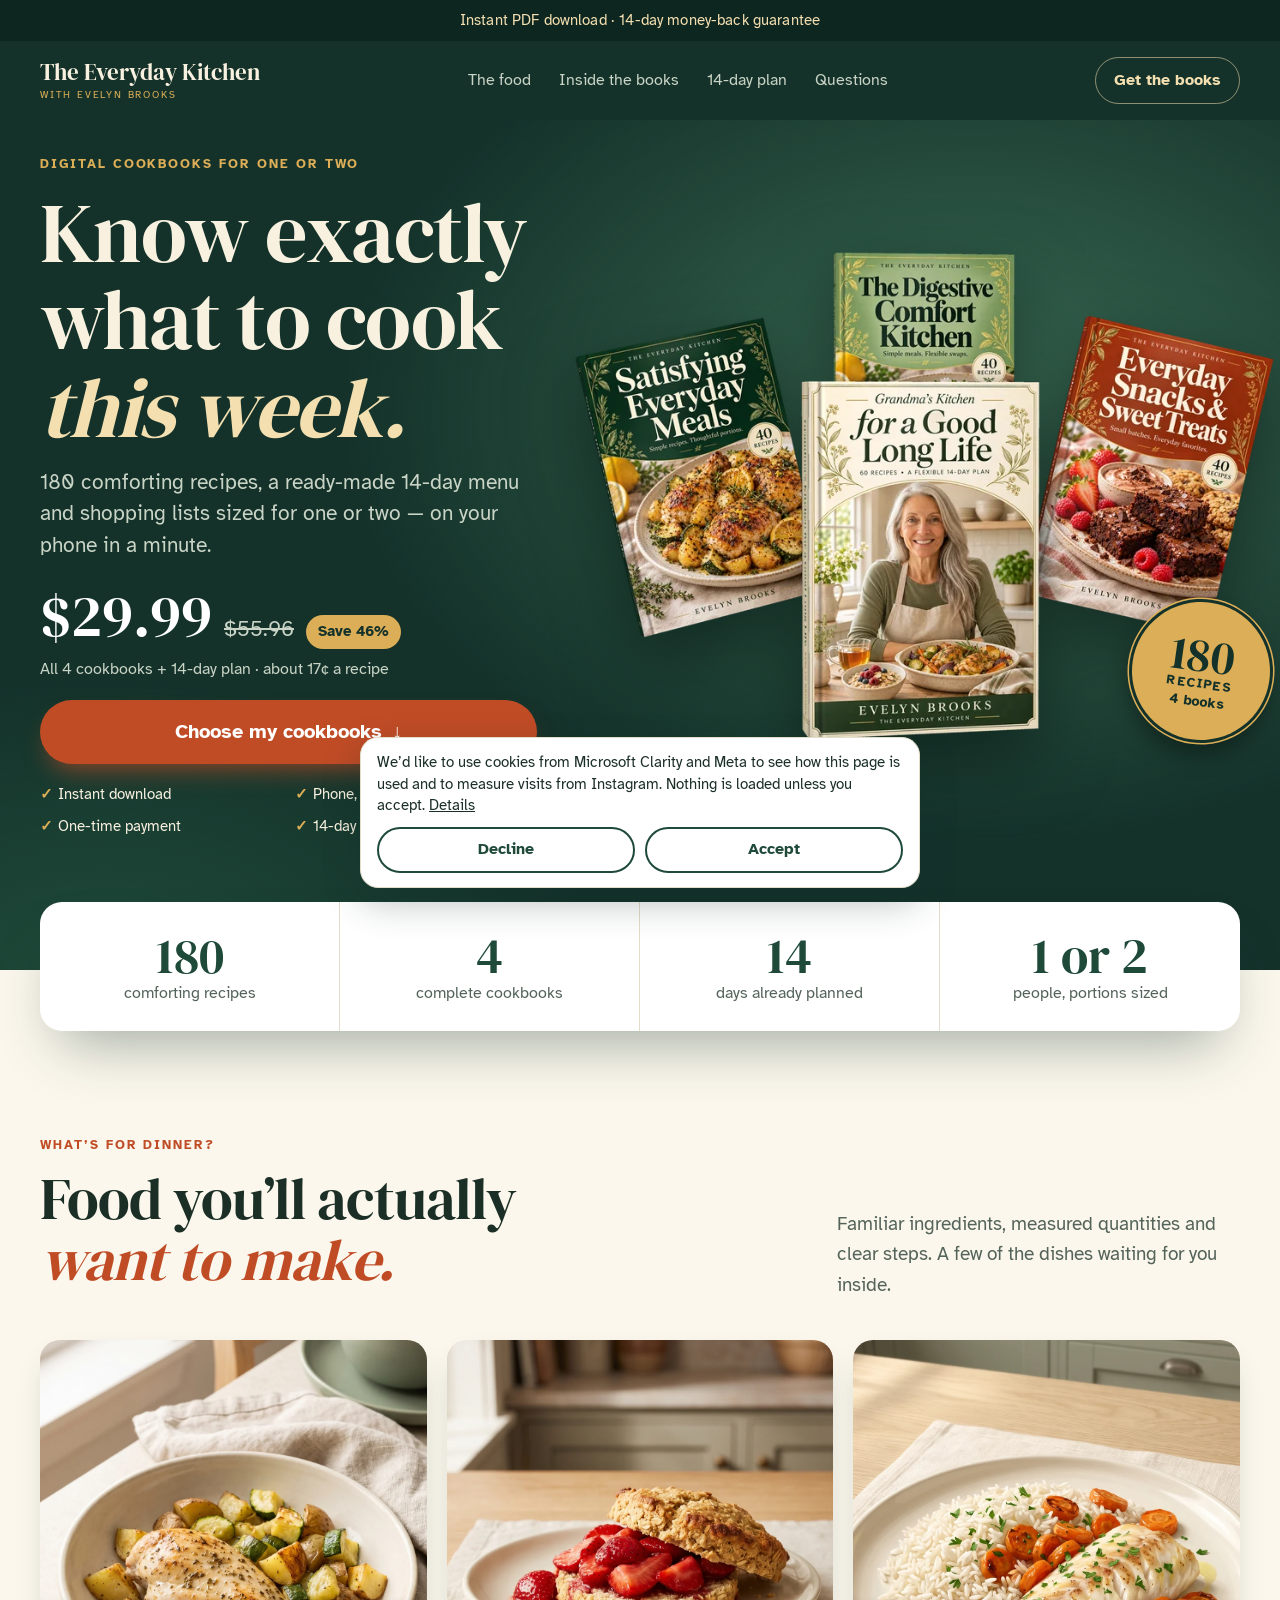
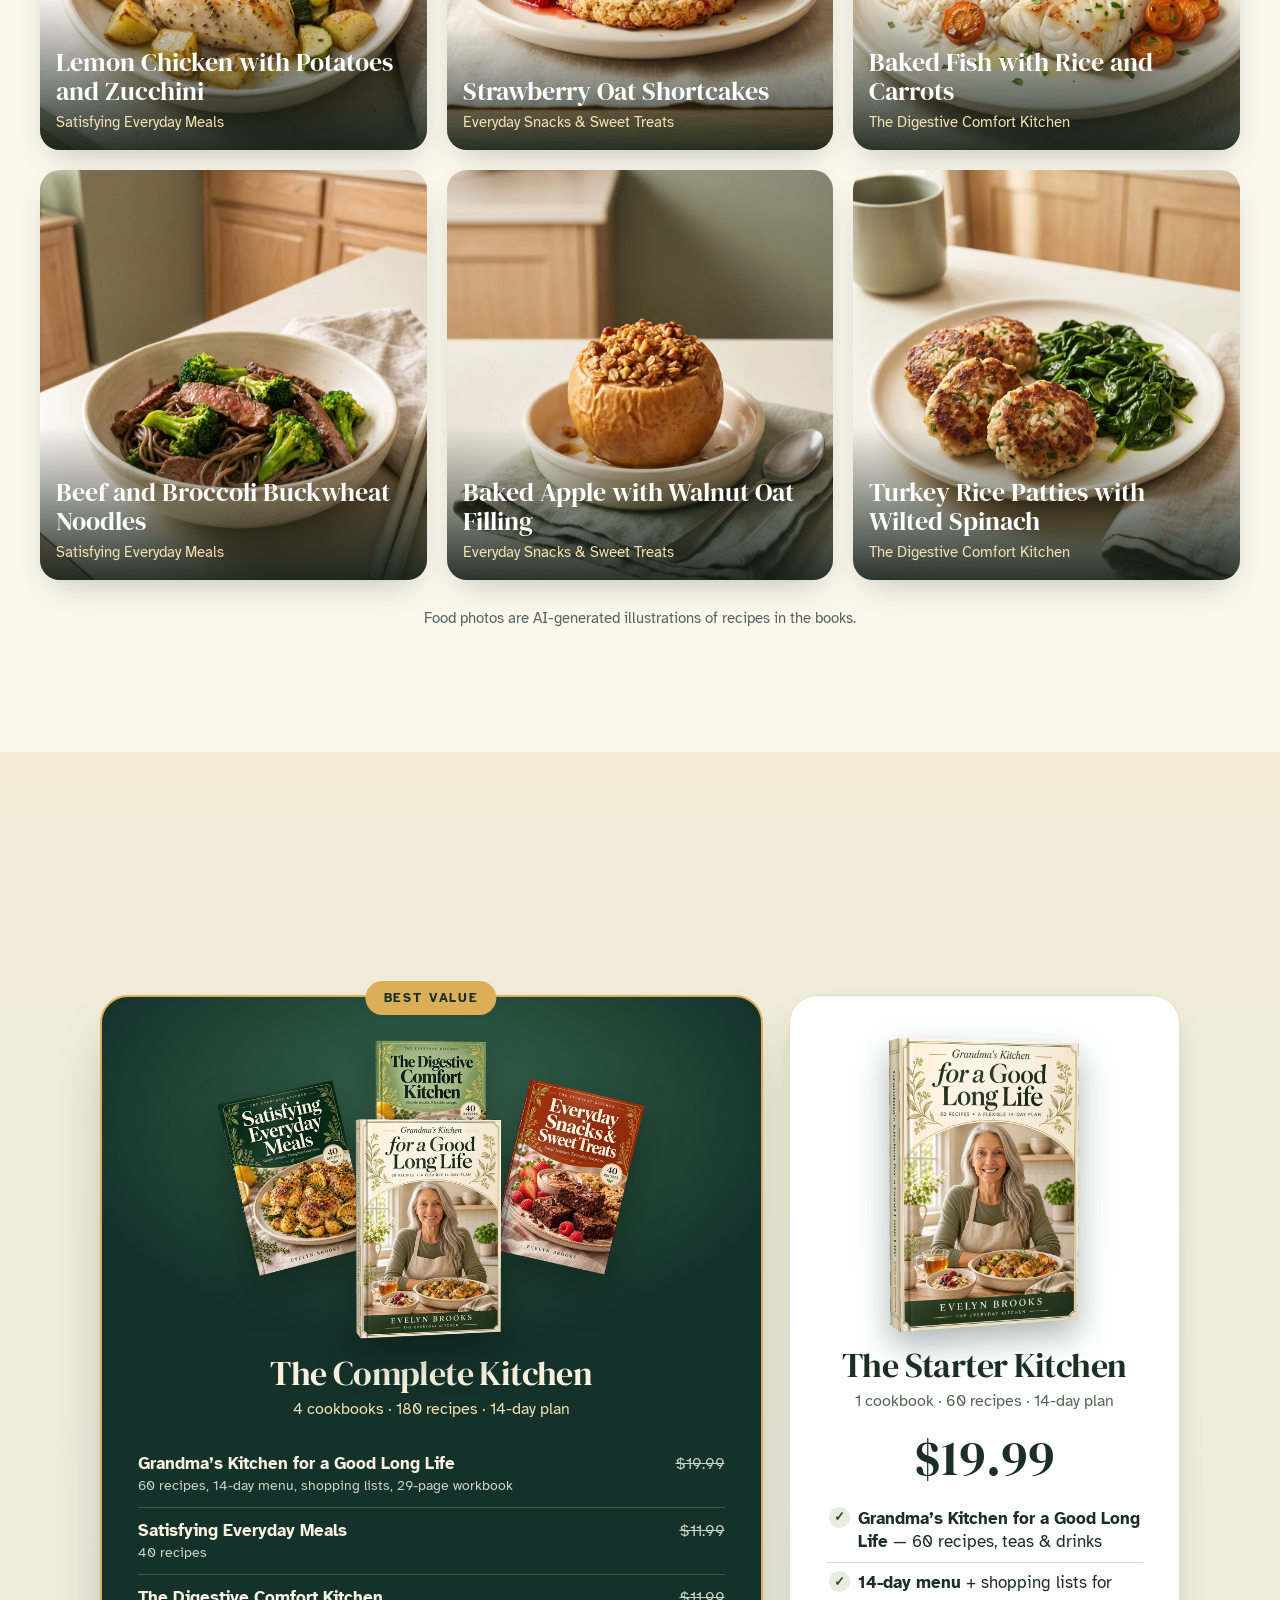
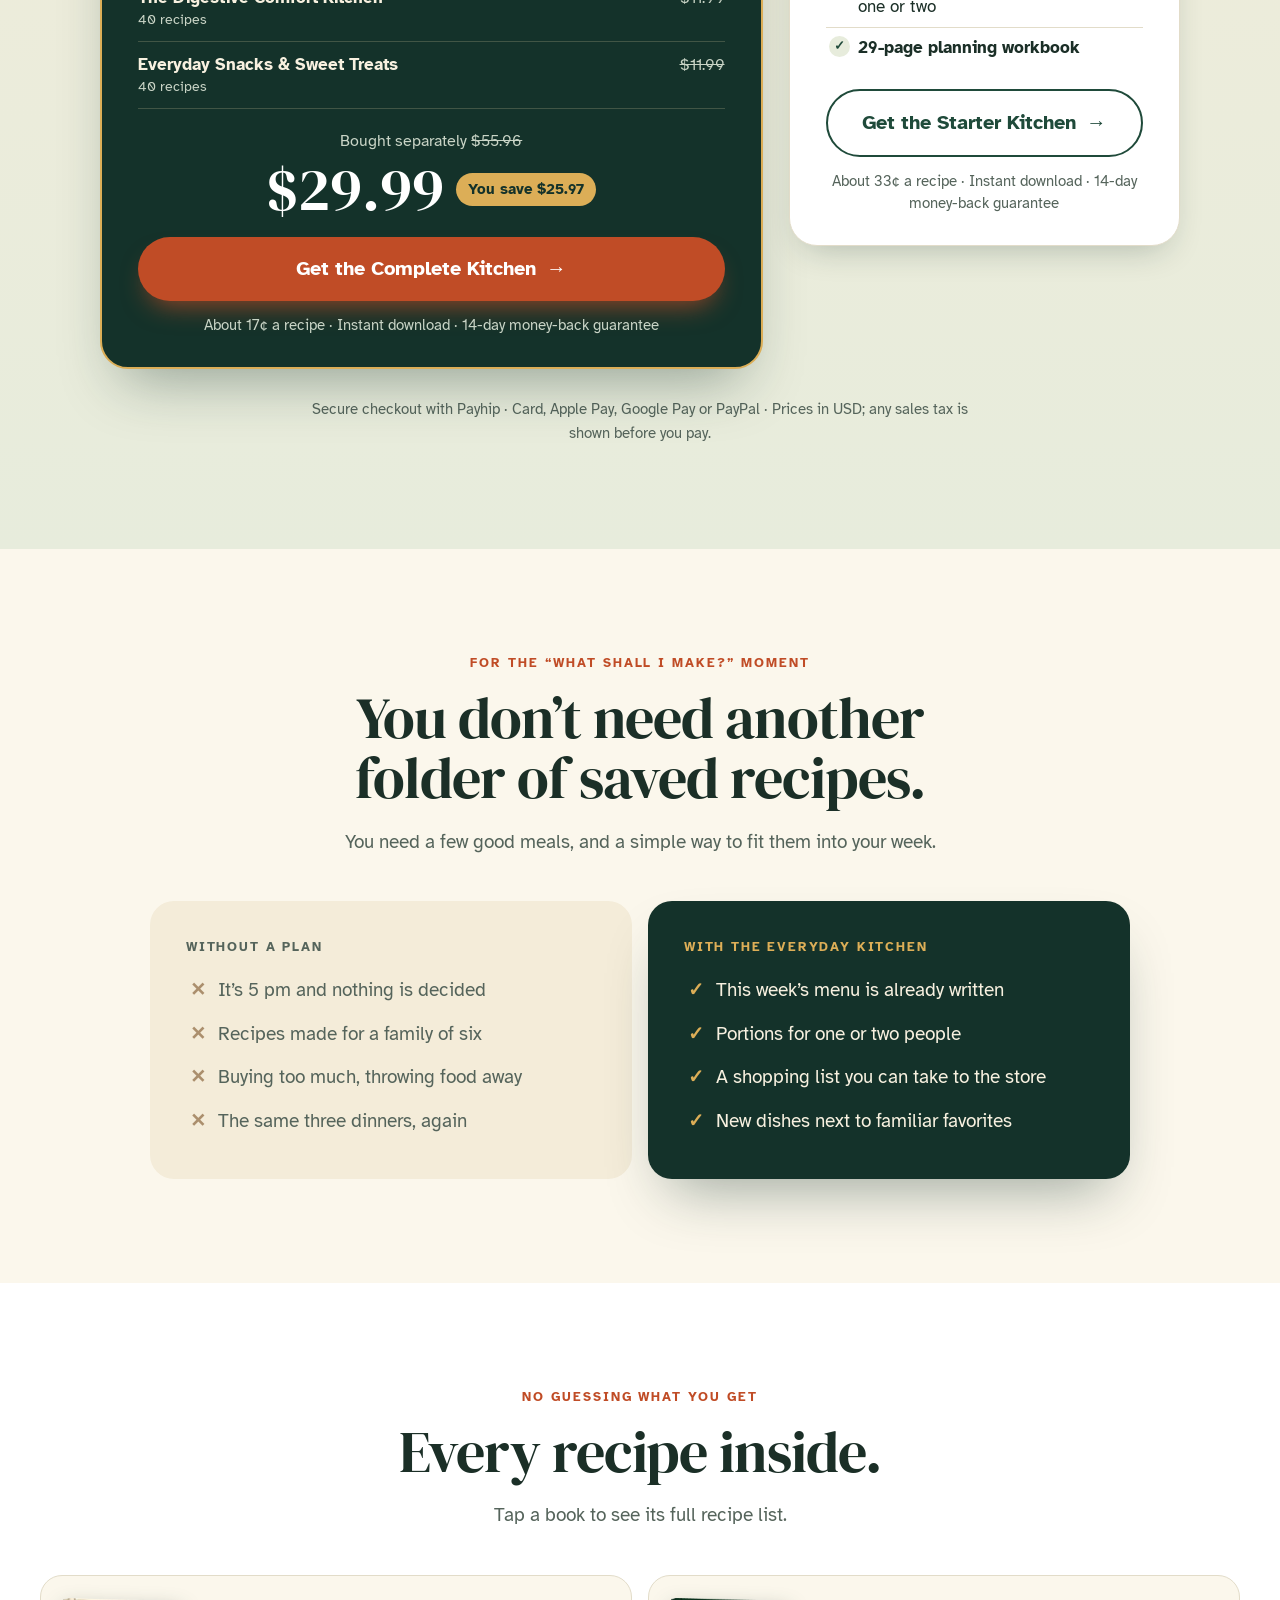
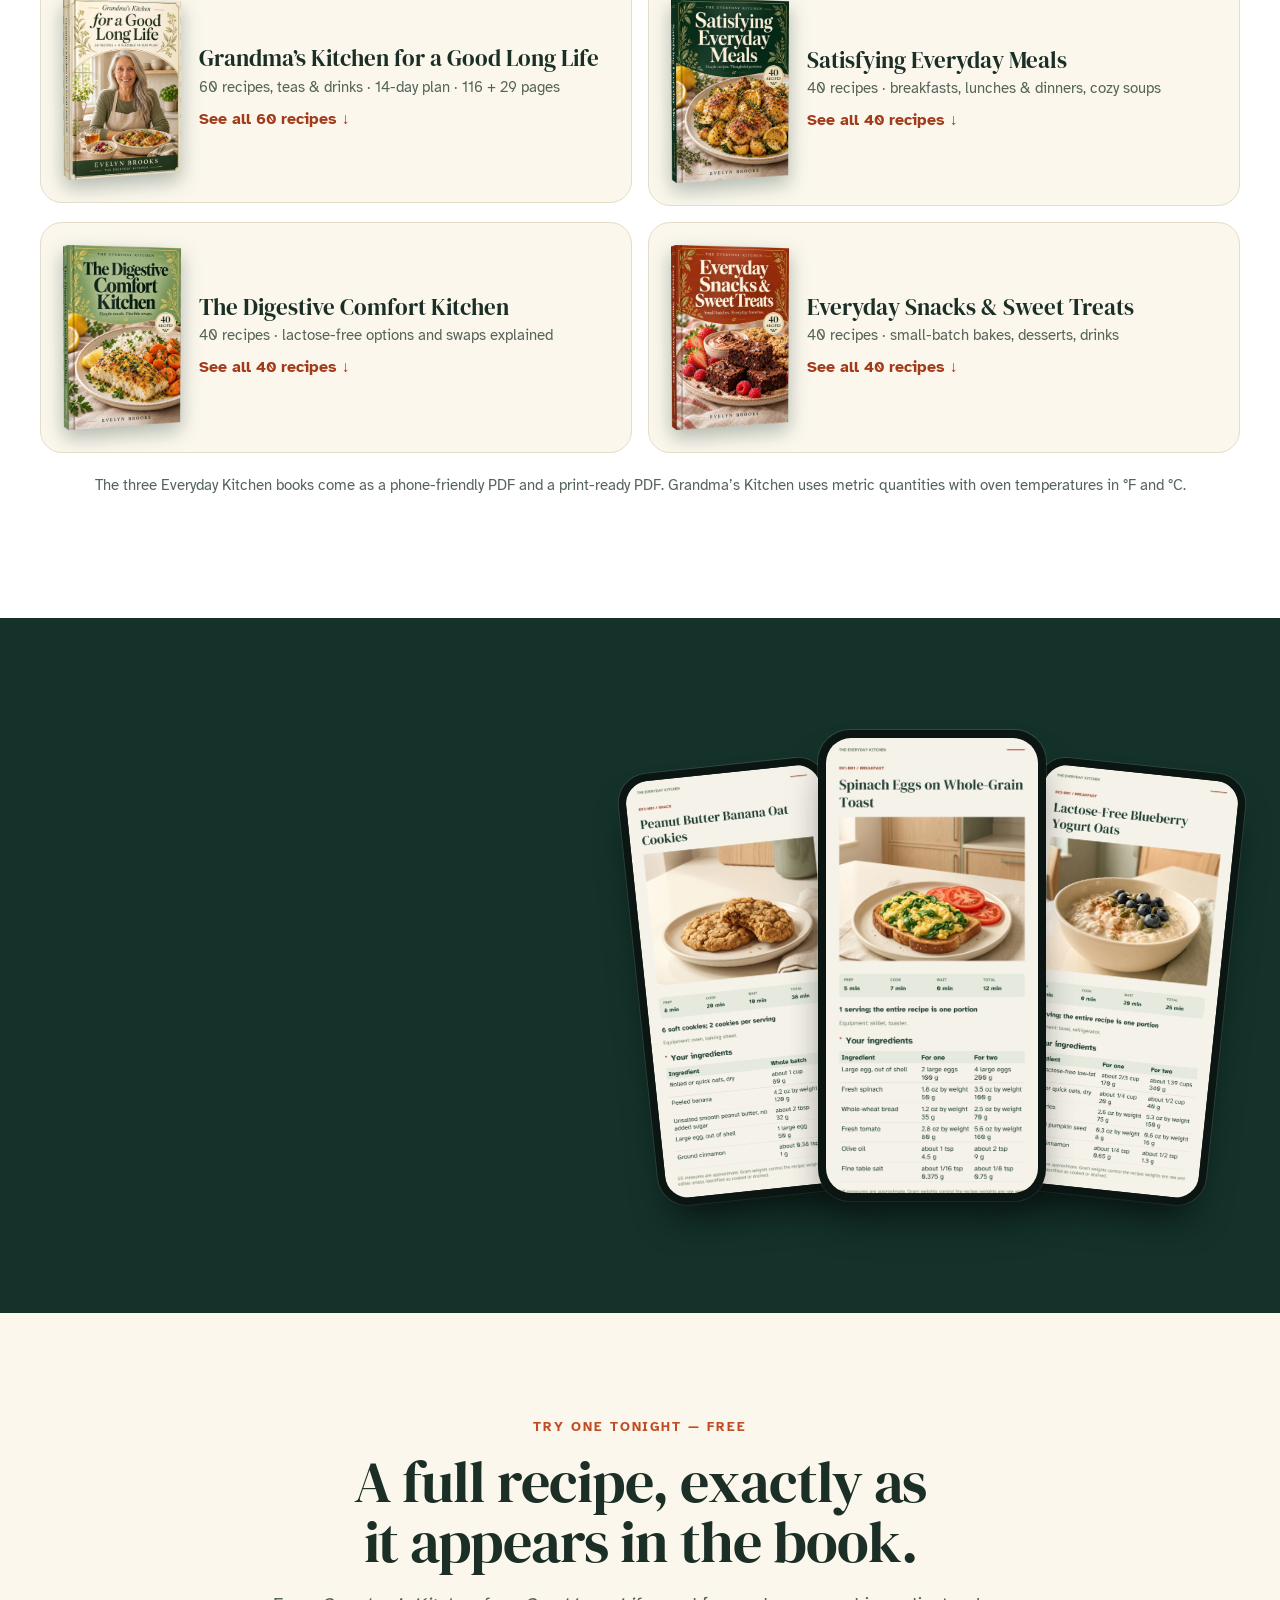
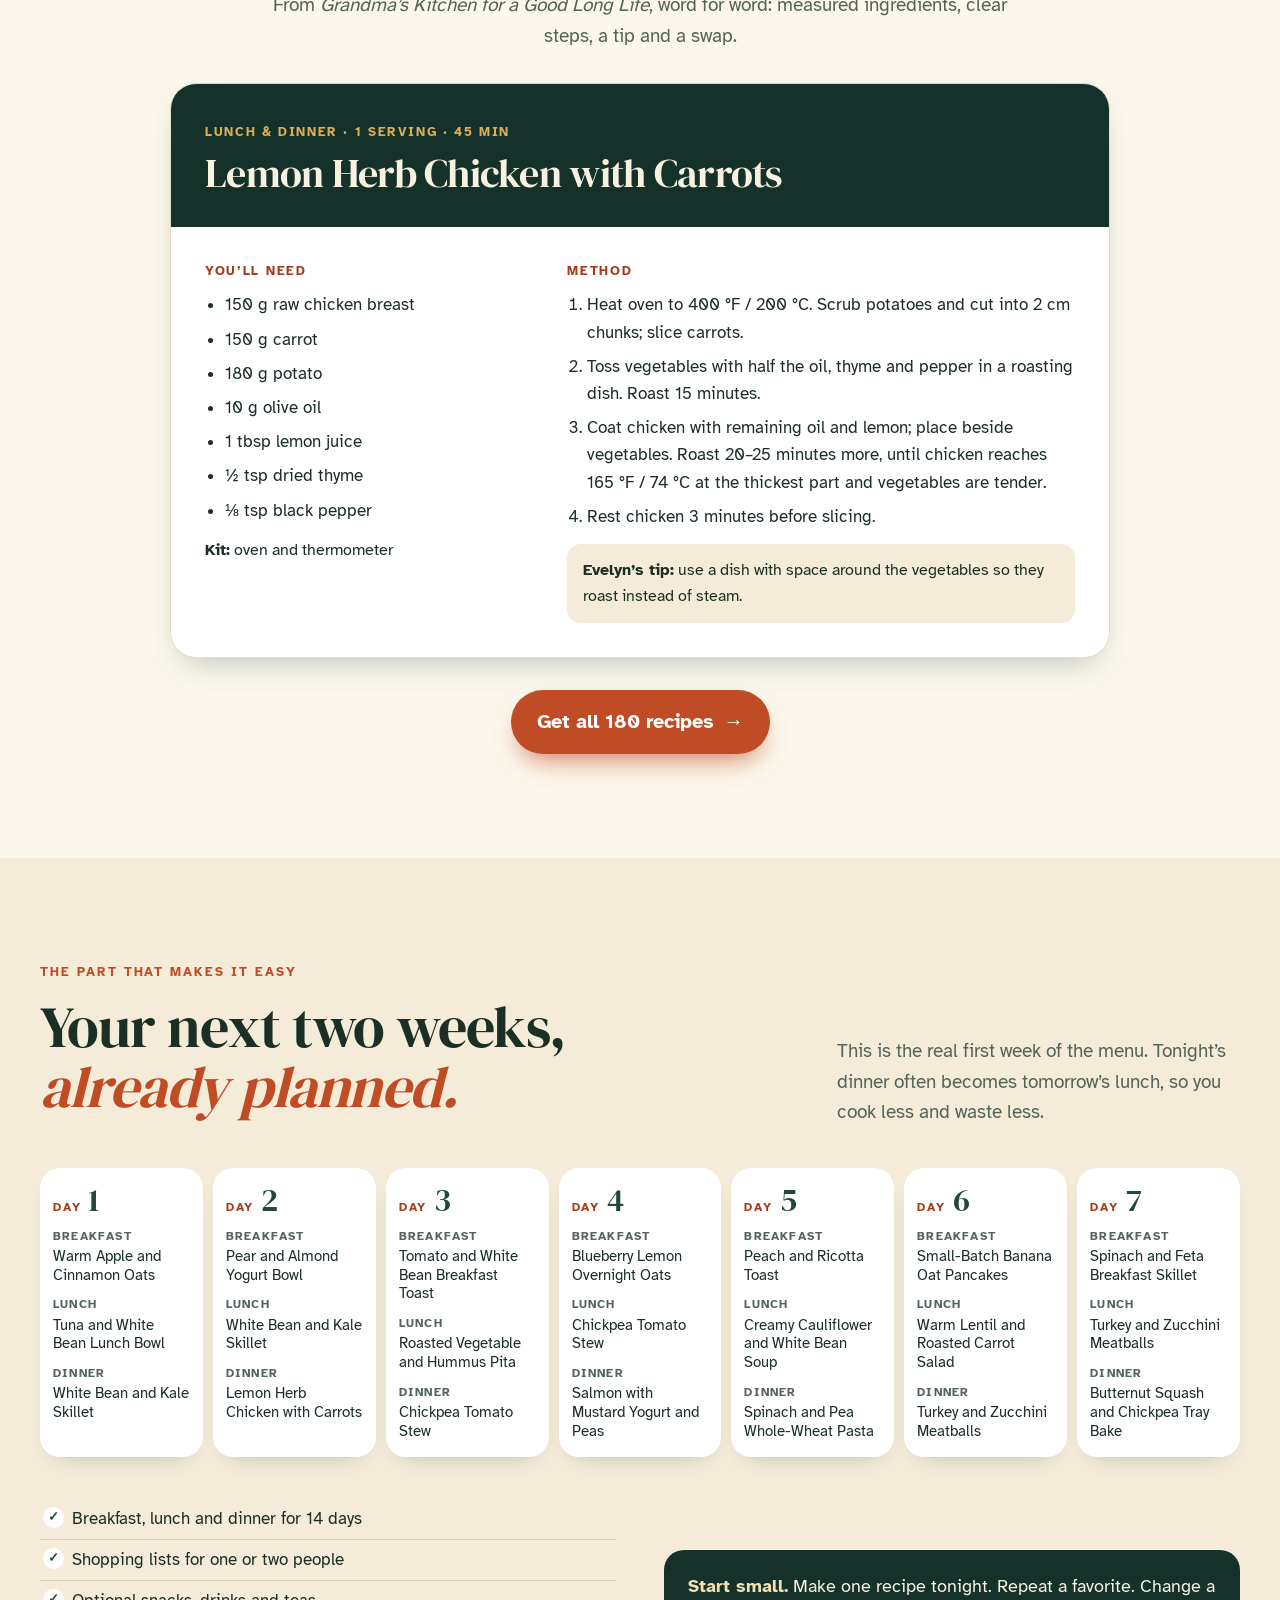
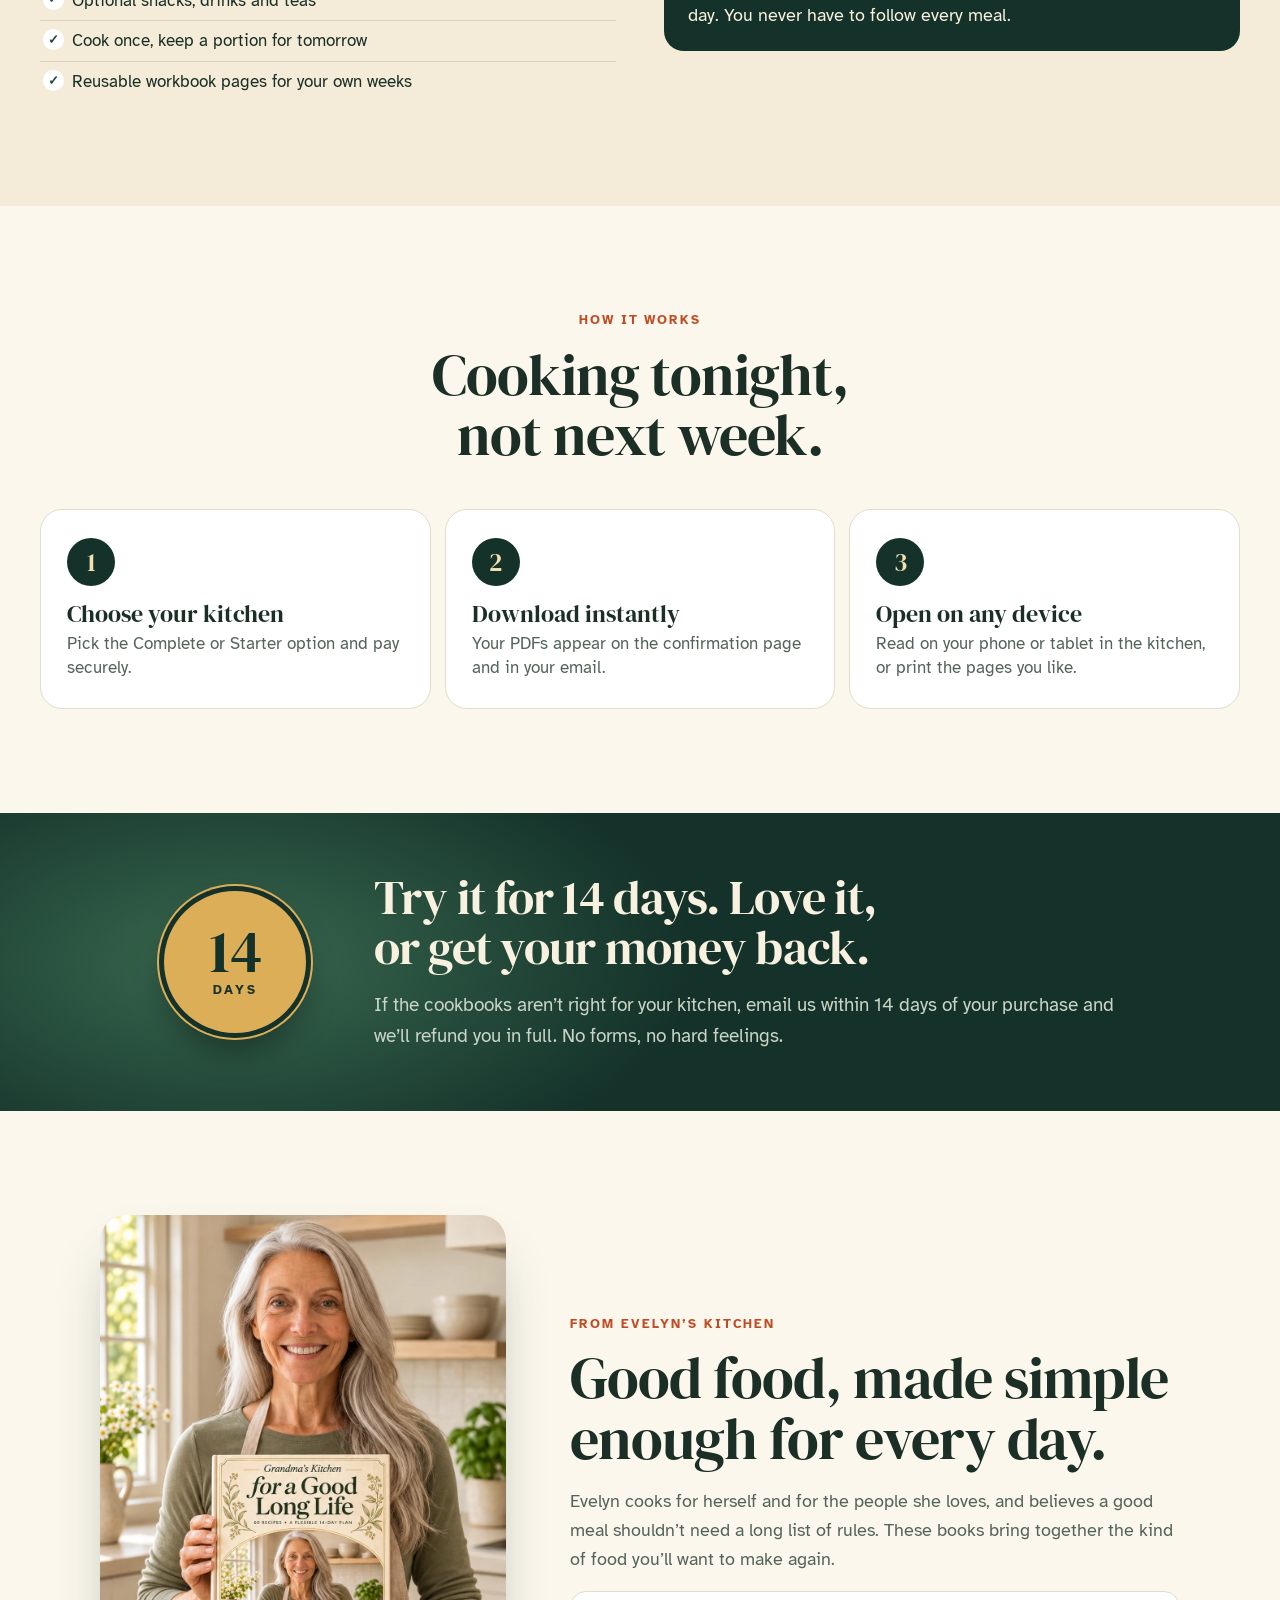
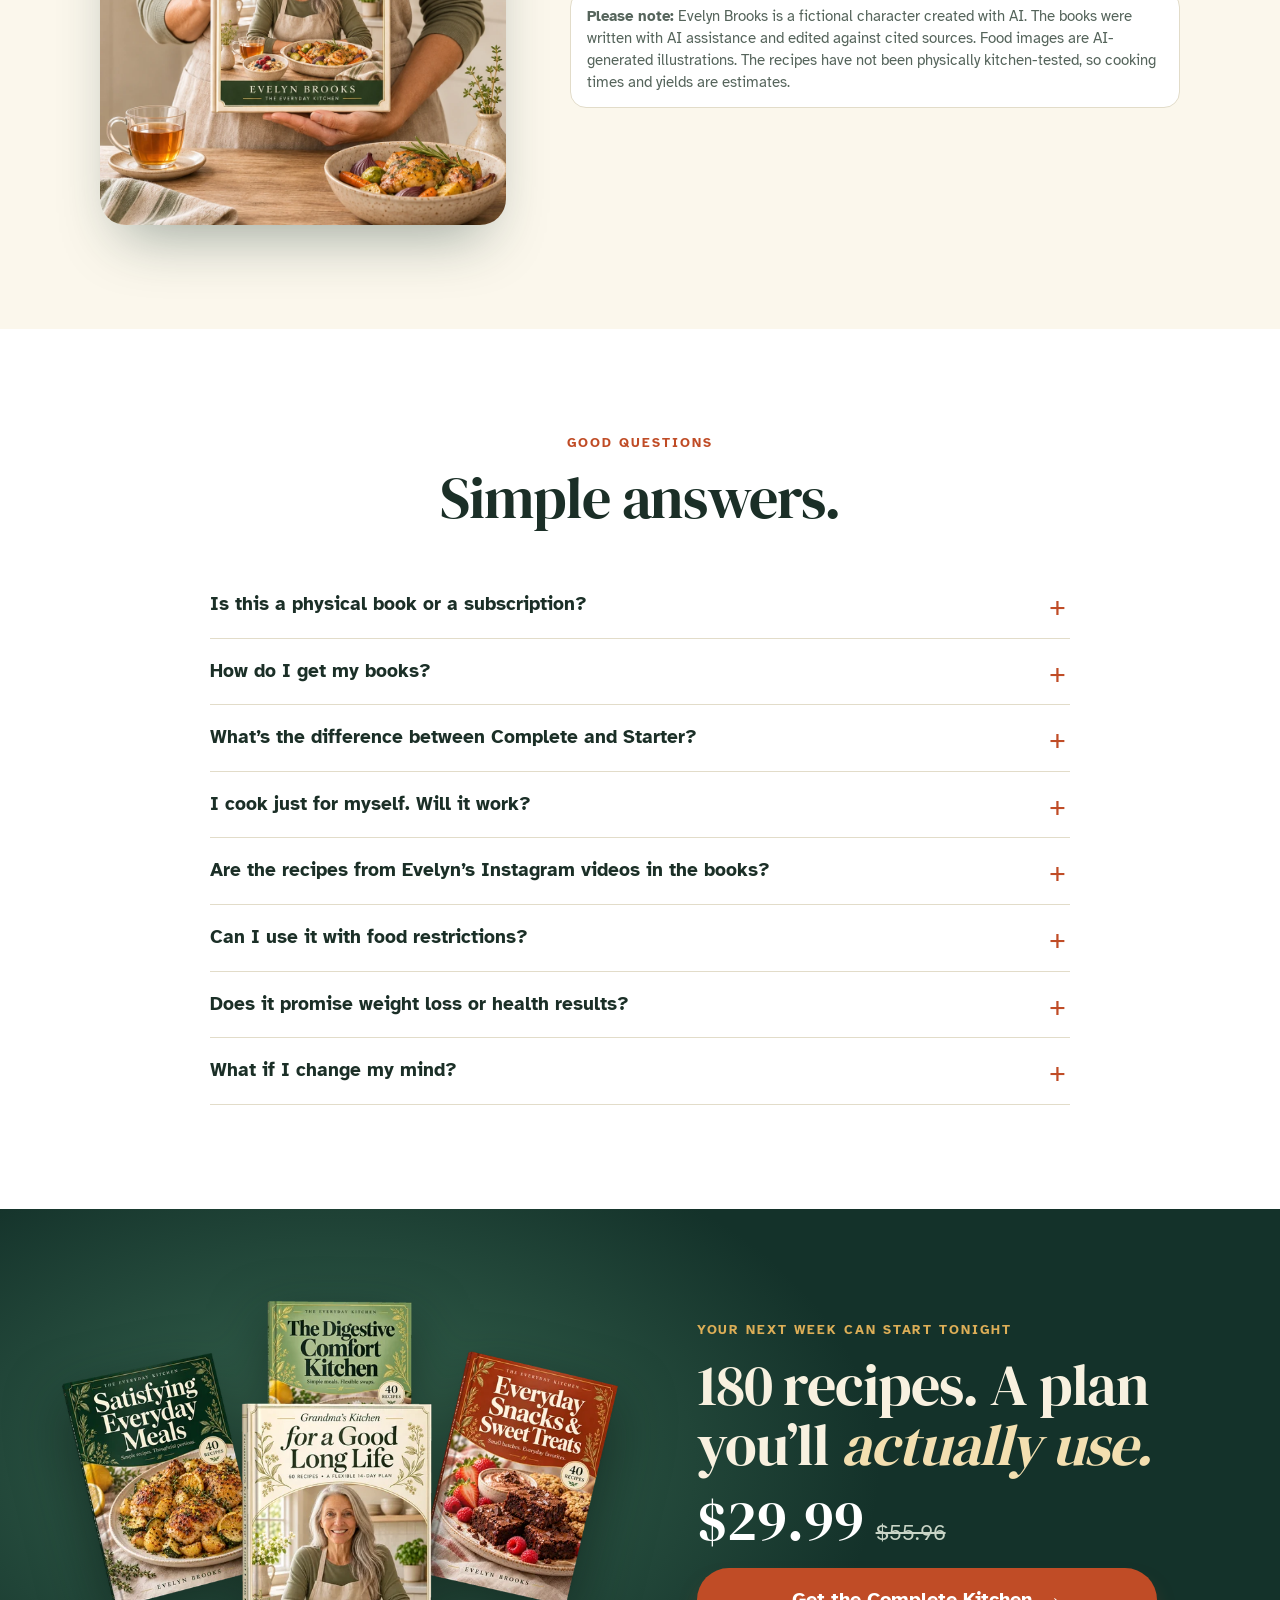
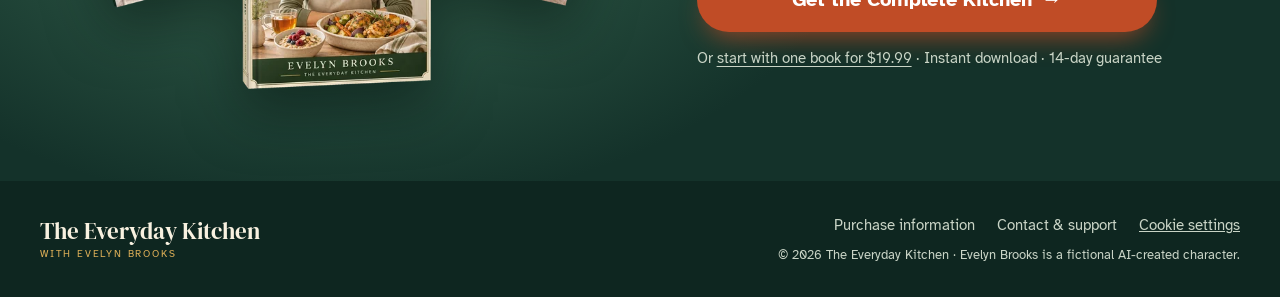
<file: index.html>
<!doctype html><html lang="en-US"><head><meta charset="utf-8"><meta name="viewport" content="width=device-width,initial-scale=1">
<title>Evelyn’s Everyday Kitchen | 180 Comforting Recipes + a 14-Day Plan</title>
<meta name="description" content="180 comforting recipes for one or two, a ready-made 14-day menu and shopping lists. Instant PDF download. 14-day money-back guarantee.">
<link rel="canonical" href="https://www.evelynseverydaykitchen.com/">
<meta property="og:title" content="Know exactly what to cook this week">
<meta property="og:description" content="180 comforting recipes, a 14-day menu and shopping lists for one or two. Instant PDF download.">
<meta property="og:image" content="https://www.evelynseverydaykitchen.com/assets/og-collection.jpg">
<meta property="og:type" content="website"><meta property="og:url" content="https://www.evelynseverydaykitchen.com/">
<meta name="theme-color" content="#14322a"><link rel="icon" href="/favicon.svg">
<link rel="preload" href="/assets/DMSerifDisplay-Regular.ttf" as="font" type="font/ttf" crossorigin>
<link rel="preload" as="image" href="/assets/hero-collection-820.webp" imagesrcset="/assets/hero-collection-820.webp 820w, /assets/hero-collection.webp 1500w" imagesizes="(min-width:980px) 620px, 100vw">
<link rel="stylesheet" href="/v3.css">
<script id="offer-config" type="application/json">{"recipes": {"main": 60, "books": 120, "total": 180}, "starter": {"price": 19.99, "checkout": "https://payhip.com/buy?link=pPOFj"}, "complete": {"price": 29.99, "anchor": 55.96, "checkout": "https://payhip.com/order?link=UWBHa&pricing_plan=yZGjQ3oqBN"}, "blackfriday": {"start": "2026-11-25T00:00:00+00:00", "end": "2026-11-30T23:59:59+00:00", "price": 24.99, "checkout": "https://payhip.com/order?link=UWBHa&pricing_plan=yZGjQ3oqBN"}, "guarantee_days": 14, "meta_pixel_id": "2153486408628065", "clarity_id": "zht7o1idyz"}</script>
<script defer src="/v3.js"></script>
</head><body>
<a class="skip" href="#main">Skip to content</a>

<div class="topbar" id="topbar">
  <span class="tb-default">Instant PDF download · 14-day money-back guarantee</span>
  <span class="tb-bf" hidden>Black Friday: Complete Kitchen <b data-price="complete">$29.99</b> until <b>Nov 30</b> · <a href="#offer">See the offer →</a></span>
</div>

<header class="stage-nav"><div class="nav shell">
  <a class="brand" href="/">The Everyday Kitchen<span>WITH EVELYN BROOKS</span></a>
  <nav class="nav-links" aria-label="Page sections"><a href="#taste">The food</a><a href="#inside">Inside the books</a><a href="#plan">14-day plan</a><a href="#faq">Questions</a></nav>
  <a class="nav-buy" href="#offer" data-track="nav">Get the books</a>
</div></header>

<main id="main">

<!-- 1. HERO -->
<section class="stage"><div class="hero shell">
  <div class="hero-copy">
    <span class="eyebrow">DIGITAL COOKBOOKS FOR ONE OR TWO</span>
    <h1>Know exactly what to cook <em>this week.</em></h1>
    <p class="lead">180 comforting recipes, a ready-made 14-day menu and shopping lists sized for one or two&nbsp;— on your phone in a minute.</p>
  </div>
  <div class="hero-art">
    <img src="/assets/hero-collection-820.webp" srcset="/assets/hero-collection-820.webp 820w, /assets/hero-collection.webp 1500w" sizes="(min-width:980px) 620px, 100vw" width="1500" height="1050" alt="The four Everyday Kitchen cookbooks: Grandma’s Kitchen for a Good Long Life, Satisfying Everyday Meals, The Digestive Comfort Kitchen, and Everyday Snacks &amp; Sweet Treats" fetchpriority="high">
    <span class="seal-count" aria-hidden="true"><b>180</b>RECIPES<i>4 books</i></span>
  </div>
  <div class="hero-buy">
    <div class="price-line">
      <span class="now" data-price="complete">$29.99</span>
      <s class="was">$55.96</s>
      <span class="tag" data-save-pct>Save 46%</span>
    </div>
    <p class="price-sub">All 4 cookbooks + 14-day plan · <span data-per-recipe>about 17¢ a recipe</span></p>
    <a class="button" href="#offer" data-track="hero">Choose my cookbooks <span aria-hidden="true">↓</span></a>
    <ul class="trust">
      <li>Instant download</li><li>Phone, tablet &amp; print</li><li>One-time payment</li><li>14-day guarantee</li>
    </ul>
  </div>
</div></section>

<!-- 2. NUMBERS -->
<section class="stats shell" aria-label="What you get">
  <div><b>180</b><span>comforting recipes</span></div>
  <div><b>4</b><span>complete cookbooks</span></div>
  <div><b>14</b><span>days already planned</span></div>
  <div><b>1 or 2</b><span>people, portions sized</span></div>
</section>

<!-- 3. THE FOOD -->
<section class="section taste" id="taste">
  <div class="shell">
    <div class="split-heading reveal">
      <div><span class="eyebrow">WHAT’S FOR DINNER?</span><h2>Food you’ll actually <em>want to make.</em></h2></div>
      <p>Familiar ingredients, measured quantities and clear steps. A few of the dishes waiting for you inside.</p>
    </div>
  </div>
  <div class="gallery" tabindex="0" aria-label="Recipes from the books">
    <figure><img src="/assets/EK1-M01.webp" width="1045" height="1400" alt="Lemon chicken with potatoes and zucchini" loading="lazy"><figcaption><b>Lemon Chicken with Potatoes and Zucchini</b><span>Satisfying Everyday Meals</span></figcaption></figure>
    <figure><img src="/assets/EK3-D12.webp" width="1045" height="1400" alt="Strawberry oat shortcakes" loading="lazy"><figcaption><b>Strawberry Oat Shortcakes</b><span>Everyday Snacks &amp; Sweet Treats</span></figcaption></figure>
    <figure><img src="/assets/EK2-M01.webp" width="1045" height="1400" alt="Baked fish with rice and carrots" loading="lazy"><figcaption><b>Baked Fish with Rice and Carrots</b><span>The Digestive Comfort Kitchen</span></figcaption></figure>
    <figure><img src="/assets/EK1-M05.webp" width="1045" height="1400" alt="Beef and broccoli buckwheat noodles" loading="lazy"><figcaption><b>Beef and Broccoli Buckwheat Noodles</b><span>Satisfying Everyday Meals</span></figcaption></figure>
    <figure><img src="/assets/EK3-D02.webp" width="1045" height="1400" alt="Baked apple with walnut oat filling" loading="lazy"><figcaption><b>Baked Apple with Walnut Oat Filling</b><span>Everyday Snacks &amp; Sweet Treats</span></figcaption></figure>
    <figure><img src="/assets/EK2-M03.webp" width="1045" height="1400" alt="Turkey rice patties with wilted spinach" loading="lazy"><figcaption><b>Turkey Rice Patties with Wilted Spinach</b><span>The Digestive Comfort Kitchen</span></figcaption></figure>
  </div>
  <p class="fine center shell">Food photos are AI-generated illustrations of recipes in the books.</p>
</section>

<!-- 4. OFFER -->
<section class="offer section" id="offer">
  <div class="shell">
    <div class="center-heading reveal">
      <span class="eyebrow">CHOOSE YOUR KITCHEN</span>
      <h2>Two simple options.</h2>
      <p class="bf-note" hidden>Black Friday price ends <b>Monday, Nov 30 at 7 pm ET</b>. After that, the Complete Kitchen returns to $29.99.</p>
    </div>
    <div class="tiers">
      <article class="tier featured">
        <span class="ribbon">BEST VALUE</span>
        <img class="tier-art" src="/assets/hero-collection-820.webp" width="820" height="574" alt="" loading="lazy">
        <h3>The Complete Kitchen</h3>
        <p class="tier-sub">4 cookbooks · 180 recipes · 14-day plan</p>
        <ul class="value">
          <li><span><b>Grandma’s Kitchen for a Good Long Life</b><small>60 recipes, 14-day menu, shopping lists, 29-page workbook</small></span><s>$19.99</s></li>
          <li><span><b>Satisfying Everyday Meals</b><small>40 recipes</small></span><s>$11.99</s></li>
          <li><span><b>The Digestive Comfort Kitchen</b><small>40 recipes</small></span><s>$11.99</s></li>
          <li><span><b>Everyday Snacks &amp; Sweet Treats</b><small>40 recipes</small></span><s>$11.99</s></li>
        </ul>
        <div class="total">
          <span>Bought separately <s>$55.96</s></span>
          <div class="price-line">
            <span class="now" data-price="complete">$29.99</span>
            <span class="tag" data-save-amount>You save $25.97</span>
          </div>
        </div>
        <a class="button" href="https://payhip.com/order?link=UWBHa&pricing_plan=yZGjQ3oqBN" data-buy="complete" data-track="buy_complete">Get the Complete Kitchen <span aria-hidden="true">→</span></a>
        <p class="fine"><span data-per-recipe>About 17¢ a recipe</span> · Instant download · 14-day money-back guarantee</p>
      </article>

      <article class="tier">
        <img class="tier-art one" src="/assets/book-main.webp" width="640" height="903" alt="" loading="lazy">
        <h3>The Starter Kitchen</h3>
        <p class="tier-sub">1 cookbook · 60 recipes · 14-day plan</p>
        <div class="price-line"><span class="now">$19.99</span></div>
        <ul class="checks">
          <li><b>Grandma’s Kitchen for a Good Long Life</b> — 60 recipes, teas &amp; drinks</li>
          <li><b>14-day menu</b> + shopping lists for one or two</li>
          <li><b>29-page planning workbook</b></li>
        </ul>
        <a class="button ghost" href="https://payhip.com/buy?link=pPOFj" data-buy="starter" data-track="buy_starter">Get the Starter Kitchen <span aria-hidden="true">→</span></a>
        <p class="fine">About 33¢ a recipe · Instant download · 14-day money-back guarantee</p>
      </article>
    </div>
    <p class="pay-note">Secure checkout with Payhip · Card, Apple Pay, Google Pay or PayPal · Prices in USD; any sales tax is shown before you pay.</p>
  </div>
</section>

<!-- 5. BEFORE / AFTER -->
<section class="section shell shift">
  <div class="center-heading reveal">
    <span class="eyebrow">FOR THE “WHAT SHALL I MAKE?” MOMENT</span>
    <h2>You don’t need another folder of saved recipes.</h2>
    <p>You need a few good meals, and a simple way to fit them into your week.</p>
  </div>
  <div class="ba reveal">
    <div class="ba-col before">
      <span class="ba-label">WITHOUT A PLAN</span>
      <ul>
        <li>It’s 5 pm and nothing is decided</li>
        <li>Recipes made for a family of six</li>
        <li>Buying too much, throwing food away</li>
        <li>The same three dinners, again</li>
      </ul>
    </div>
    <div class="ba-col after">
      <span class="ba-label">WITH THE EVERYDAY KITCHEN</span>
      <ul>
        <li>This week’s menu is already written</li>
        <li>Portions for one or two people</li>
        <li>A shopping list you can take to the store</li>
        <li>New dishes next to familiar favorites</li>
      </ul>
    </div>
  </div>
</section>

<!-- 6. INSIDE: EVERY RECIPE -->
<section class="section inside" id="inside">
  <div class="shell">
    <div class="center-heading reveal">
      <span class="eyebrow">NO GUESSING WHAT YOU GET</span>
      <h2>Every recipe inside.</h2>
      <p>Tap a book to see its full recipe list.</p>
    </div>
    <div class="books">
      <details class="book">
        <summary><img src="/assets/book-main.webp" width="640" height="903" alt="Grandma’s Kitchen for a Good Long Life cover" loading="lazy"><span><b>Grandma’s Kitchen for a Good Long Life</b><small>60 recipes, teas &amp; drinks · 14-day plan · 116 + 29 pages</small><i>See all 60 recipes</i></span></summary>
        <div class="recipe-list"><h4>BREAKFASTS · 12</h4><ul><li>Warm Apple and Cinnamon Oats</li><li>Blueberry Lemon Overnight Oats</li><li>Savory Mushroom Oats with Egg</li><li>Pear and Almond Yogurt Bowl</li><li>Tomato and White Bean Breakfast Toast</li><li>Peach and Ricotta Toast</li><li>Small-Batch Banana Oat Pancakes</li><li>Spinach and Feta Breakfast Skillet</li><li>Orange and Chia Breakfast Pot</li><li>Sweet Potato and Black Bean Breakfast Bowl</li><li>Cottage Cheese Toast with Berries</li><li>Pumpkin Spice Breakfast Oats</li></ul><h4>LUNCH &amp; DINNER · 18</h4><ul><li>White Bean and Kale Skillet</li><li>Lemon Herb Chicken with Carrots</li><li>Salmon with Mustard Yogurt and Peas</li><li>Turkey and Zucchini Meatballs</li><li>Chickpea Tomato Stew</li><li>Creamy Cauliflower and White Bean Soup</li><li>Tuna and White Bean Lunch Bowl</li><li>Roasted Vegetable and Hummus Pita</li><li>Mushroom and Lentil Cottage Pie</li><li>Ginger Tofu and Broccoli</li><li>Spinach and Pea Whole-Wheat Pasta</li><li>Smoky Black Bean Sweet Potatoes</li><li>Chicken and Barley Soup</li><li>Cod with Tomato and Olives</li><li>Egg and Vegetable Fried Brown Rice</li><li>Warm Lentil and Roasted Carrot Salad</li><li>One-Pan Chicken with Apples and Cabbage</li><li>Butternut Squash and Chickpea Tray Bake</li></ul><h4>SNACKS &amp; TREATS · 12</h4><ul><li>Apple Oat Mini Muffins</li><li>Orange Yogurt Snack Cake</li><li>Cocoa Banana Loaf</li><li>Blueberry Almond Oat Squares</li><li>Strawberry Ricotta Cups</li><li>Warm Pear and Walnut Crumble</li><li>Pumpkin Yogurt Pots</li><li>Date and Oat Bites</li><li>Crunchy Paprika Chickpeas</li><li>Lemon White Bean Dip with Crunchy Vegetables</li><li>Small-Batch Peanut Butter Oat Bars</li><li>Frozen Berry Yogurt Bark</li></ul><h4>EVERYDAY DRINKS · 10</h4><ul><li>Strawberry Vanilla Yogurt Smoothie</li><li>Peach and Oat Smoothie</li><li>Blueberry Almond Yogurt Smoothie</li><li>Cocoa Banana Milk</li><li>Warm Vanilla Cinnamon Milk</li><li>Cucumber Lemon Sparkling Water</li><li>Orange Berry Sparkling Water</li><li>Peach Lemon Iced Black Tea</li><li>Decaf Iced Latte</li><li>Mango Lime Yogurt Lassi</li></ul><h4>TEAS &amp; INFUSIONS · 8</h4><ul><li>Apple and Cinnamon Infusion</li><li>Fresh Mint and Lemon Infusion</li><li>Ginger and Orange Infusion</li><li>Rooibos with Vanilla</li><li>Decaf Earl Grey with Warm Milk</li><li>Lemon Black Tea</li><li>Jasmine Green Tea with Orange</li><li>Rooibos with Pear</li></ul></div>
      </details>
      <details class="book">
        <summary><img src="/assets/book-meals.webp" width="640" height="903" alt="Satisfying Everyday Meals cover" loading="lazy"><span><b>Satisfying Everyday Meals</b><small>40 recipes · breakfasts, lunches &amp; dinners, cozy soups</small><i>See all 40 recipes</i></span></summary>
        <div class="recipe-list"><h4>BREAKFASTS · 8</h4><ul><li>Spinach Eggs on Whole-Grain Toast</li><li>Savory Mushroom Oatmeal with Parmesan</li><li>Cottage Cheese Pancakes with Warm Raspberries</li><li>Egg and Pepper Breakfast Tacos</li><li>Overnight Pear Oats with Walnuts</li><li>Tomato Ricotta Breakfast Flatbread</li><li>Apple-Spiced Breakfast Bulgur</li><li>Black Bean and Egg Breakfast Skillet</li></ul><h4>LUNCH &amp; DINNER · 24</h4><ul><li>Lemon Chicken with Potatoes and Zucchini</li><li>Salmon with Barley and Green Beans</li><li>Turkey-Stuffed Bell Peppers</li><li>Chickpea and Roasted Cauliflower Couscous</li><li>Beef and Broccoli Buckwheat Noodles</li><li>Lentil and Mushroom Bolognese</li><li>Shrimp and Corn Brown Rice Skillet</li><li>Tofu Peanut Slaw Wraps</li><li>Pork Tenderloin with Apples and Red Cabbage</li><li>White Bean and Tuna Stuffed Sweet Potato</li><li>Chicken Fajita Quinoa Bowls</li><li>Eggplant and Lentil Cottage Pie</li><li>Cod with Tomato Olive Sauce and Polenta</li><li>Turkey Meatballs with Whole-Wheat Spaghetti</li><li>Warm Lentil Salad with Roasted Beets and Feta</li><li>Chicken and Avocado Yogurt Salad Pitas</li><li>Edamame Vegetable Fried Rice</li><li>Sardine Tomato Pasta with Breadcrumbs</li><li>Sweet Potato Black Bean Enchilada Bake</li><li>Ginger Chicken Lettuce Cups with Rice</li><li>Baked Trout with Mustard Farro</li><li>Spinach Chickpea Shakshuka</li><li>Sesame Tofu Soba Bowl</li><li>Lean Beef and White Bean Stuffed Squash</li></ul><h4>SOUPS &amp; BOWLS · 8</h4><ul><li>Chicken Barley Vegetable Soup</li><li>Red Lentil Tomato Soup with Yogurt</li><li>Turkey and White Bean Chili</li><li>Minestrone with Kale and Small Pasta</li><li>Beef Mushroom and Root Vegetable Stew</li><li>Split Pea Soup with Smoked Paprika</li><li>Fish Potato and Corn Chowder</li><li>Peanut Sweet Potato and Chickpea Stew</li></ul></div>
      </details>
      <details class="book">
        <summary><img src="/assets/book-comfort.webp" width="640" height="903" alt="The Digestive Comfort Kitchen cover" loading="lazy"><span><b>The Digestive Comfort Kitchen</b><small>40 recipes · lactose-free options and swaps explained</small><i>See all 40 recipes</i></span></summary>
        <div class="recipe-list"><h4>BREAKFASTS · 10</h4><ul><li>Lactose-Free Blueberry Yogurt Oats</li><li>Soft Banana Rice Breakfast Porridge</li><li>Creamy Polenta with Egg and Chives</li><li>Strawberry Baked Breakfast Rice</li><li>Zucchini Egg Breakfast Muffins</li><li>Warm Quinoa with Almond Butter and Blueberries</li><li>Steamed Egg Custard with Spinach</li><li>Oat Crepes with Warm Strawberries</li><li>Sweet Potato Breakfast Mash with Yogurt</li><li>Ginger Scallion-Green Rice Pancakes</li></ul><h4>LUNCH &amp; DINNER · 20</h4><ul><li>Baked Fish with Rice and Carrots</li><li>Poached Chicken with Potato and Dill</li><li>Turkey Rice Patties with Wilted Spinach</li><li>Ginger Tofu with Rice Noodles and Bok Choy</li><li>Lemon Dill Salmon with Carrot Mash</li><li>Chicken Zucchini Rice Bake</li><li>Tender Beef Strips with Green Beans and Rice</li><li>Shrimp Polenta with Roasted Carrots</li><li>Potato Spinach Frittata with Lactose-Free Cheese</li><li>Chicken Carrot Rice Noodle Soup</li><li>Roasted Pork with Pumpkin Puree</li><li>Tuna Potato Cakes with Cucumber Yogurt</li><li>Chicken Ginger Congee</li><li>Zucchini Ribbons with Turkey and Rice</li><li>Baked Sole Parcels with Potatoes and Spinach</li><li>Soft Tofu Egg Rice Bowl</li><li>Creamy Carrot Risotto with Chicken</li><li>Turkey-Stuffed Zucchini Boats</li><li>Cornmeal-Crusted Haddock with Mashed Potatoes</li><li>Chicken and Egg Ribbon Soup</li></ul><h4>SNACKS · 10</h4><ul><li>Warm Cinnamon Applesauce</li><li>Lactose-Free Cottage Cheese Cucumber Dip</li><li>Carrot Potato Savory Scones</li><li>Soft Pumpkin Oat Squares</li><li>Rice Cakes with Egg Salad and Chives</li><li>Baked Zucchini Polenta Fingers</li><li>Banana Lactose-Free Milk Mini Custards</li><li>Lactose-Free Ricotta Lemon Cups</li><li>Warm Carrot Hummus with Rice Crackers</li><li>Chicken Carrot Lettuce Rolls</li></ul></div>
      </details>
      <details class="book">
        <summary><img src="/assets/book-treats.webp" width="640" height="903" alt="Everyday Snacks &amp; Sweet Treats cover" loading="lazy"><span><b>Everyday Snacks &amp; Sweet Treats</b><small>40 recipes · small-batch bakes, desserts, drinks</small><i>See all 40 recipes</i></span></summary>
        <div class="recipe-list"><h4>SNACKS · 15</h4><ul><li>Peanut Butter Banana Oat Cookies</li><li>Roasted Chickpea Crunch</li><li>Apple Cheddar Snack Plate</li><li>Cucumber Hummus Boats</li><li>Crisp Rosemary Seed Crackers</li><li>Mini Turkey and Pepper Pinwheels</li><li>Hard-Cooked Eggs with Avocado Mash</li><li>Edamame Corn Lime Cups</li><li>Baked Sweet Potato Rounds with Black Bean Salsa</li><li>Smoky Paprika Popcorn</li><li>Lemon Dill White Bean Dip</li><li>Savory Parmesan Oat Biscuits</li><li>Crispy Tofu Bites with Peanut Dip</li><li>Spiced Walnut Pumpkin Seed Mix</li><li>Mushroom Cottage Cheese Toast Cups</li></ul><h4>DESSERTS · 20</h4><ul><li>Cocoa Yogurt Dessert Pot</li><li>Baked Apple with Walnut Oat Filling</li><li>Strawberry Yogurt Freezer Bark</li><li>Small-Batch Black Bean Brownies</li><li>Orange Almond Mini Cakes</li><li>Peach Ricotta Skillet Crumble</li><li>Chocolate Banana Nice Cream</li><li>Lemon Blueberry Yogurt Loaf</li><li>Vanilla Rice Pudding with Cherries</li><li>Pumpkin Cheesecake Ramekins</li><li>Cinnamon Pear Puff Pastry Parcels</li><li>Strawberry Oat Shortcakes</li><li>Coffee Cocoa Chia Pudding</li><li>Mini Carrot Walnut Muffins</li><li>Baked Plums with Vanilla Yogurt</li><li>Chocolate Dipped Frozen Banana Bites</li><li>Raspberry Lemon Semolina Cups</li><li>Peanut Butter Oat Freezer Bars</li><li>Warm Cherry Cocoa Mug Cake</li><li>Pineapple Lime Yogurt Pops</li></ul><h4>DRINKS · 5</h4><ul><li>Strawberry Vanilla Milk Cooler</li><li>Cucumber Mint Lemon Water</li><li>Warm Cinnamon Cocoa</li><li>Peach Yogurt Lassi</li><li>Iced Ginger Orange Tea</li></ul></div>
      </details>
    </div>
    <p class="fine center">The three Everyday Kitchen books come as a phone-friendly PDF and a print-ready PDF. Grandma’s Kitchen uses metric quantities with oven temperatures in °F and °C.</p>
  </div>
</section>

<!-- 7. PAGES -->
<section class="section pages">
  <div class="shell pages-grid">
    <div class="reveal">
      <span class="eyebrow">MADE TO USE IN THE KITCHEN</span>
      <h2>Clear pages you can read <em>while you cook.</em></h2>
      <p>Large type, one recipe at a time, ingredients measured for one or for two. These are real pages from the phone-friendly books.</p>
      <ul class="checks">
        <li>Ingredients and quantities at a glance</li>
        <li>Short, numbered steps</li>
        <li>Swaps, storage and allergen notes</li>
      </ul>
    </div>
    <div class="phones" aria-hidden="true">
      <div class="phone"><img src="/assets/treats-recipe.webp" width="1000" height="2267" alt="" loading="lazy"></div>
      <div class="phone lead-phone"><img src="/assets/meals-recipe.webp" width="1000" height="2356" alt="" loading="lazy"></div>
      <div class="phone"><img src="/assets/comfort-recipe.webp" width="1000" height="2267" alt="" loading="lazy"></div>
    </div>
  </div>
</section>

<!-- 8. FREE RECIPE -->
<section class="section shell free-recipe" id="try">
  <div class="fr-intro reveal">
    <span class="eyebrow">TRY ONE TONIGHT — FREE</span>
    <h2>A full recipe, exactly as it appears in the book.</h2>
    <p>From <i>Grandma’s Kitchen for a Good Long Life</i>, word for word: measured ingredients, clear steps, a tip and a swap.</p>
  </div>
  <article class="recipe-card reveal">
    <header><span class="rc-tag">LUNCH &amp; DINNER · 1 SERVING · 45 MIN</span><h3>Lemon Herb Chicken with Carrots</h3></header>
    <div class="rc-body">
      <div>
        <h4>You’ll need</h4>
        <ul>
          <li>150 g raw chicken breast</li><li>150 g carrot</li><li>180 g potato</li><li>10 g olive oil</li><li>1 tbsp lemon juice</li><li>½ tsp dried thyme</li><li>⅛ tsp black pepper</li>
        </ul>
        <p class="rc-kit"><b>Kit:</b> oven and thermometer</p>
      </div>
      <div>
        <h4>Method</h4>
        <ol>
          <li>Heat oven to 400 °F / 200 °C. Scrub potatoes and cut into 2 cm chunks; slice carrots.</li>
          <li>Toss vegetables with half the oil, thyme and pepper in a roasting dish. Roast 15 minutes.</li>
          <li>Coat chicken with remaining oil and lemon; place beside vegetables. Roast 20–25 minutes more, until chicken reaches 165 °F / 74 °C at the thickest part and vegetables are tender.</li>
          <li>Rest chicken 3 minutes before slicing.</li>
        </ol>
        <p class="rc-tip"><b>Evelyn’s tip:</b> use a dish with space around the vegetables so they roast instead of steam.</p>
      </div>
    </div>
  </article>
  <div class="center"><a class="button compact" href="#offer" data-track="after_recipe">Get all 180 recipes <span aria-hidden="true">→</span></a></div>
</section>

<!-- 9. THE PLAN -->
<section class="section plan" id="plan">
  <div class="shell">
    <div class="split-heading reveal">
      <div><span class="eyebrow">THE PART THAT MAKES IT EASY</span><h2>Your next two weeks, <em>already planned.</em></h2></div>
      <p>This is the real first week of the menu. Tonight’s dinner often becomes tomorrow’s lunch, so you cook less and waste less.</p>
    </div>
    <div class="week" tabindex="0" aria-label="Week one of the 14-day menu"><article><h3><small>DAY</small>1</h3><dl><dt>Breakfast</dt><dd>Warm Apple and Cinnamon Oats</dd><dt>Lunch</dt><dd>Tuna and White Bean Lunch Bowl</dd><dt>Dinner</dt><dd>White Bean and Kale Skillet</dd></dl></article><article><h3><small>DAY</small>2</h3><dl><dt>Breakfast</dt><dd>Pear and Almond Yogurt Bowl</dd><dt>Lunch</dt><dd>White Bean and Kale Skillet</dd><dt>Dinner</dt><dd>Lemon Herb Chicken with Carrots</dd></dl></article><article><h3><small>DAY</small>3</h3><dl><dt>Breakfast</dt><dd>Tomato and White Bean Breakfast Toast</dd><dt>Lunch</dt><dd>Roasted Vegetable and Hummus Pita</dd><dt>Dinner</dt><dd>Chickpea Tomato Stew</dd></dl></article><article><h3><small>DAY</small>4</h3><dl><dt>Breakfast</dt><dd>Blueberry Lemon Overnight Oats</dd><dt>Lunch</dt><dd>Chickpea Tomato Stew</dd><dt>Dinner</dt><dd>Salmon with Mustard Yogurt and Peas</dd></dl></article><article><h3><small>DAY</small>5</h3><dl><dt>Breakfast</dt><dd>Peach and Ricotta Toast</dd><dt>Lunch</dt><dd>Creamy Cauliflower and White Bean Soup</dd><dt>Dinner</dt><dd>Spinach and Pea Whole-Wheat Pasta</dd></dl></article><article><h3><small>DAY</small>6</h3><dl><dt>Breakfast</dt><dd>Small-Batch Banana Oat Pancakes</dd><dt>Lunch</dt><dd>Warm Lentil and Roasted Carrot Salad</dd><dt>Dinner</dt><dd>Turkey and Zucchini Meatballs</dd></dl></article><article><h3><small>DAY</small>7</h3><dl><dt>Breakfast</dt><dd>Spinach and Feta Breakfast Skillet</dd><dt>Lunch</dt><dd>Turkey and Zucchini Meatballs</dd><dt>Dinner</dt><dd>Butternut Squash and Chickpea Tray Bake</dd></dl></article></div>
    <div class="plan-points">
      <ul class="checks">
        <li>Breakfast, lunch and dinner for 14 days</li>
        <li>Shopping lists for one or two people</li>
        <li>Optional snacks, drinks and teas</li>
        <li>Cook once, keep a portion for tomorrow</li>
        <li>Reusable workbook pages for your own weeks</li>
      </ul>
      <p class="soft-note"><b>Start small.</b> Make one recipe tonight. Repeat a favorite. Change a day. You never have to follow every meal.</p>
    </div>
  </div>
</section>

<!-- 10. HOW IT WORKS -->
<section class="section shell steps">
  <div class="center-heading reveal"><span class="eyebrow">HOW IT WORKS</span><h2>Cooking tonight, not next week.</h2></div>
  <ol class="step-list reveal">
    <li><b>Choose your kitchen</b><span>Pick the Complete or Starter option and pay securely.</span></li>
    <li><b>Download instantly</b><span>Your PDFs appear on the confirmation page and in your email.</span></li>
    <li><b>Open on any device</b><span>Read on your phone or tablet in the kitchen, or print the pages you like.</span></li>
  </ol>
</section>

<!-- 11. GUARANTEE -->
<section class="guarantee-band">
  <div class="shell guarantee reveal">
    <div class="seal" aria-hidden="true"><b>14</b><span>DAYS</span></div>
    <div>
      <h2>Try it for 14 days. Love it, or get your money back.</h2>
      <p>If the cookbooks aren’t right for your kitchen, email us within 14 days of your purchase and we’ll refund you in full. No forms, no hard feelings.</p>
    </div>
  </div>
</section>

<!-- 12. EVELYN -->
<section class="section shell about">
  <img class="reveal" src="/assets/main-hero-v2.webp" width="1000" height="1500" alt="Evelyn Brooks, a fictional AI-created character, holding the cookbook" loading="lazy">
  <div class="reveal">
    <span class="eyebrow">FROM EVELYN’S KITCHEN</span>
    <h2>Good food, made simple enough for every day.</h2>
    <p>Evelyn cooks for herself and for the people she loves, and believes a good meal shouldn’t need a long list of rules. These books bring together the kind of food you’ll want to make again.</p>
    <p class="fine disclosure"><b>Please note:</b> Evelyn Brooks is a fictional character created with AI. The books were written with AI assistance and edited against cited sources. Food images are AI-generated illustrations. The recipes have not been physically kitchen-tested, so cooking times and yields are estimates.</p>
  </div>
</section>

<!-- 13. FAQ -->
<section class="section faq" id="faq">
  <div class="shell">
  <div class="center-heading reveal"><span class="eyebrow">GOOD QUESTIONS</span><h2>Simple answers.</h2></div>
  <div class="faq-list">
    <details><summary>Is this a physical book or a subscription?</summary><p>Neither. These are digital PDF cookbooks you pay for once and keep. Nothing is shipped and nothing renews.</p></details>
    <details><summary>How do I get my books?</summary><p>Right after payment, Payhip shows your download links and emails them to you. Save the PDFs to your phone, tablet or computer.</p></details>
    <details><summary>What’s the difference between Complete and Starter?</summary><p>Starter is Grandma’s Kitchen for a Good Long Life: 60 recipes, the 14-day menu, shopping lists and the planning workbook. Complete adds the three Everyday Kitchen cookbooks, for 180 recipes in total.</p></details>
    <details><summary>I cook just for myself. Will it work?</summary><p>Yes. Recipes list servings clearly and the shopping lists are written for one or two people.</p></details>
    <details><summary>Are the recipes from Evelyn’s Instagram videos in the books?</summary><p>Not all of them. The books are their own fixed collections. Open “Every recipe inside” above to see the full list before you buy.</p></details>
    <details><summary>Can I use it with food restrictions?</summary><p>Many recipes include swaps, and The Digestive Comfort Kitchen explains lactose-free options. Always check ingredients and labels against your own needs. Lactose-free dairy still contains milk proteins. The books are not a medical or personalized diet.</p></details>
    <details><summary>Does it promise weight loss or health results?</summary><p>No. The aim is enjoyable, practical everyday cooking and easier planning. No specific health result is promised.</p></details>
    <details><summary>What if I change my mind?</summary><p>Email <a href="mailto:evelyn.brooks.contact@gmail.com">evelyn.brooks.contact@gmail.com</a> within 14 days of purchase with your order details and you’ll get a full refund.</p></details>
  </div>
  </div>
</section>

<!-- 14. FINAL CTA -->
<section class="final">
  <div class="shell final-grid">
    <img class="reveal" src="/assets/hero-collection-820.webp" width="820" height="574" alt="" loading="lazy">
    <div class="reveal">
      <span class="eyebrow">YOUR NEXT WEEK CAN START TONIGHT</span>
      <h2>180 recipes. A plan you’ll <em>actually use.</em></h2>
      <div class="price-line">
        <span class="now" data-price="complete">$29.99</span>
        <s class="was">$55.96</s>
      </div>
      <a class="button" href="https://payhip.com/order?link=UWBHa&pricing_plan=yZGjQ3oqBN" data-buy="complete" data-track="buy_complete_final">Get the Complete Kitchen <span aria-hidden="true">→</span></a>
      <p class="fine">Or <a class="text-link" href="https://payhip.com/buy?link=pPOFj" data-buy="starter" data-track="buy_starter_final">start with one book for $19.99</a> · Instant download · 14-day guarantee</p>
    </div>
  </div>
</section>
</main>

<footer class="footer">
  <div class="shell footer-in">
  <a class="brand" href="/">The Everyday Kitchen<span>WITH EVELYN BROOKS</span></a>
  <div><a href="/information/">Purchase information</a><a href="mailto:evelyn.brooks.contact@gmail.com">Contact &amp; support</a><button type="button" class="linklike" data-cookie-settings>Cookie settings</button><small>© 2026 The Everyday Kitchen · Evelyn Brooks is a fictional AI-created character.</small></div>
  </div>
</footer>

<div class="sticky" id="sticky" aria-hidden="true">
  <span><small>Complete Kitchen · 180 recipes</small><b data-price="complete">$29.99</b> <s>$55.96</s></span>
  <a class="button" href="https://payhip.com/order?link=UWBHa&pricing_plan=yZGjQ3oqBN" data-buy="complete" data-track="buy_sticky" tabindex="-1">Get it now</a>
</div>
<div class="cookie" id="cookie" role="region" aria-label="Cookie choice" hidden>
  <p>We’d like to use cookies from Microsoft Clarity and Meta to see how this page is used and to measure visits from Instagram. Nothing is loaded unless you accept. <a href="/information/#privacy">Details</a></p>
  <div class="cookie-actions"><button type="button" class="cookie-btn" data-consent="denied">Decline</button><button type="button" class="cookie-btn" data-consent="granted">Accept</button></div>
</div>
</body></html>
</file>
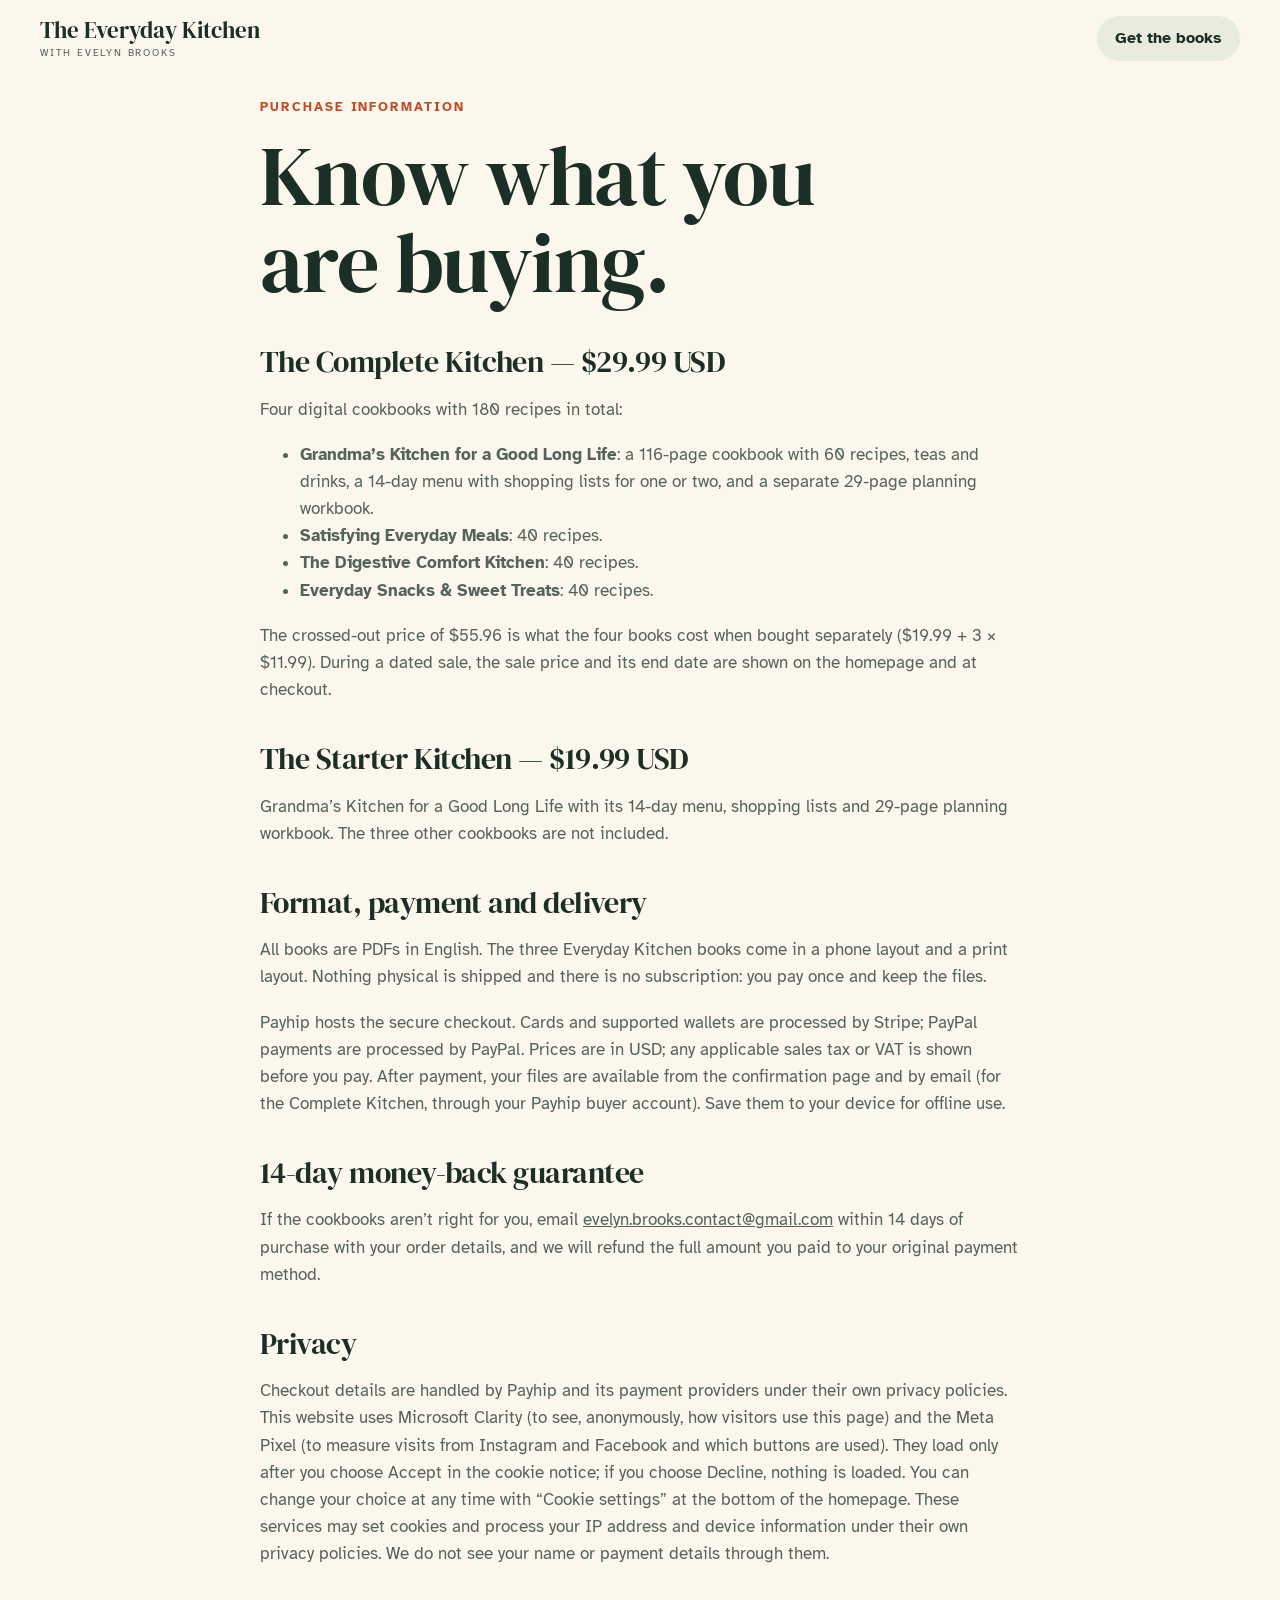
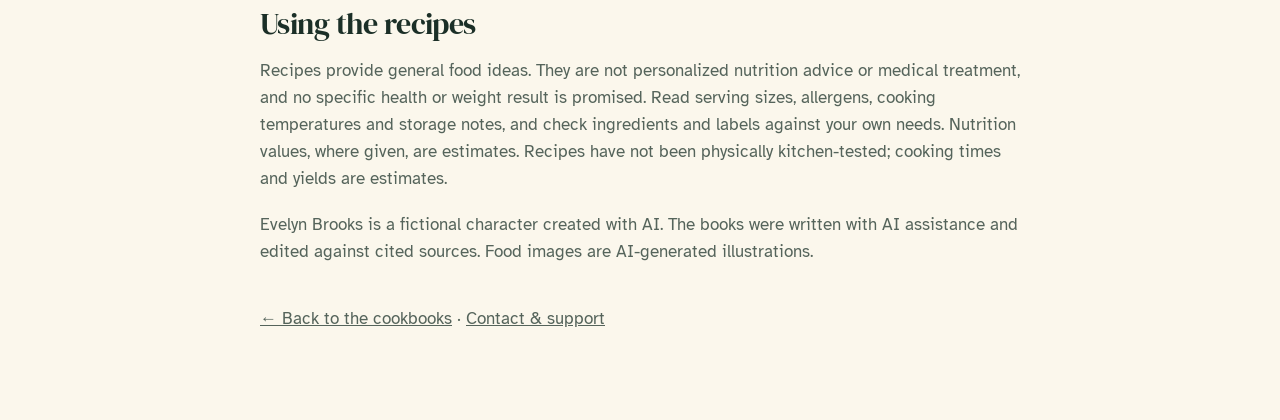
<file: information/index.html>
<!doctype html><html lang="en-US"><head><meta charset="utf-8"><meta name="viewport" content="width=device-width,initial-scale=1">
<title>Purchase Information | Evelyn’s Everyday Kitchen</title>
<meta name="description" content="What is included, prices, delivery, the 14-day money-back guarantee and privacy.">
<link rel="canonical" href="https://www.evelynseverydaykitchen.com/information/">
<meta name="theme-color" content="#365b45"><link rel="icon" href="/favicon.svg">
<link rel="stylesheet" href="/v3.css">
<style>.info{max-width:760px;padding-block:20px 70px}.info h2{font-size:30px;margin-top:40px}.info p,.info li{color:var(--muted);font-size:17px}.info a{text-decoration:underline}</style>
</head><body style="padding-bottom:0">
<header class="nav shell"><a class="brand" href="/">The Everyday Kitchen<span>WITH EVELYN BROOKS</span></a><a class="nav-buy" href="/#offer">Get the books</a></header>
<main class="shell info">
<span class="eyebrow">PURCHASE INFORMATION</span>
<h1>Know what you are buying.</h1>

<h2>The Complete Kitchen — $29.99 USD</h2>
<p>Four digital cookbooks with 180 recipes in total:</p>
<ul>
<li><b>Grandma’s Kitchen for a Good Long Life</b>: a 116-page cookbook with 60 recipes, teas and drinks, a 14-day menu with shopping lists for one or two, and a separate 29-page planning workbook.</li>
<li><b>Satisfying Everyday Meals</b>: 40 recipes.</li>
<li><b>The Digestive Comfort Kitchen</b>: 40 recipes.</li>
<li><b>Everyday Snacks &amp; Sweet Treats</b>: 40 recipes.</li>
</ul>
<p>The crossed-out price of $55.96 is what the four books cost when bought separately ($19.99 + 3 × $11.99). During a dated sale, the sale price and its end date are shown on the homepage and at checkout.</p>

<h2>The Starter Kitchen — $19.99 USD</h2>
<p>Grandma’s Kitchen for a Good Long Life with its 14-day menu, shopping lists and 29-page planning workbook. The three other cookbooks are not included.</p>

<h2>Format, payment and delivery</h2>
<p>All books are PDFs in English. The three Everyday Kitchen books come in a phone layout and a print layout. Nothing physical is shipped and there is no subscription: you pay once and keep the files.</p>
<p>Payhip hosts the secure checkout. Cards and supported wallets are processed by Stripe; PayPal payments are processed by PayPal. Prices are in USD; any applicable sales tax or VAT is shown before you pay. After payment, your files are available from the confirmation page and by email (for the Complete Kitchen, through your Payhip buyer account). Save them to your device for offline use.</p>

<h2>14-day money-back guarantee</h2>
<p>If the cookbooks aren’t right for you, email <a href="mailto:evelyn.brooks.contact@gmail.com">evelyn.brooks.contact@gmail.com</a> within 14 days of purchase with your order details, and we will refund the full amount you paid to your original payment method.</p>

<h2 id="privacy">Privacy</h2>
<p>Checkout details are handled by Payhip and its payment providers under their own privacy policies. This website uses Microsoft Clarity (to see, anonymously, how visitors use this page) and the Meta Pixel (to measure visits from Instagram and Facebook and which buttons are used). They load only after you choose Accept in the cookie notice; if you choose Decline, nothing is loaded. You can change your choice at any time with “Cookie settings” at the bottom of the homepage. These services may set cookies and process your IP address and device information under their own privacy policies. We do not see your name or payment details through them.</p>

<h2>Using the recipes</h2>
<p>Recipes provide general food ideas. They are not personalized nutrition advice or medical treatment, and no specific health or weight result is promised. Read serving sizes, allergens, cooking temperatures and storage notes, and check ingredients and labels against your own needs. Nutrition values, where given, are estimates. Recipes have not been physically kitchen-tested; cooking times and yields are estimates.</p>
<p>Evelyn Brooks is a fictional character created with AI. The books were written with AI assistance and edited against cited sources. Food images are AI-generated illustrations.</p>

<p style="margin-top:40px"><a href="/">← Back to the cookbooks</a> · <a href="mailto:evelyn.brooks.contact@gmail.com">Contact &amp; support</a></p>
</main>
</body></html>
</file>
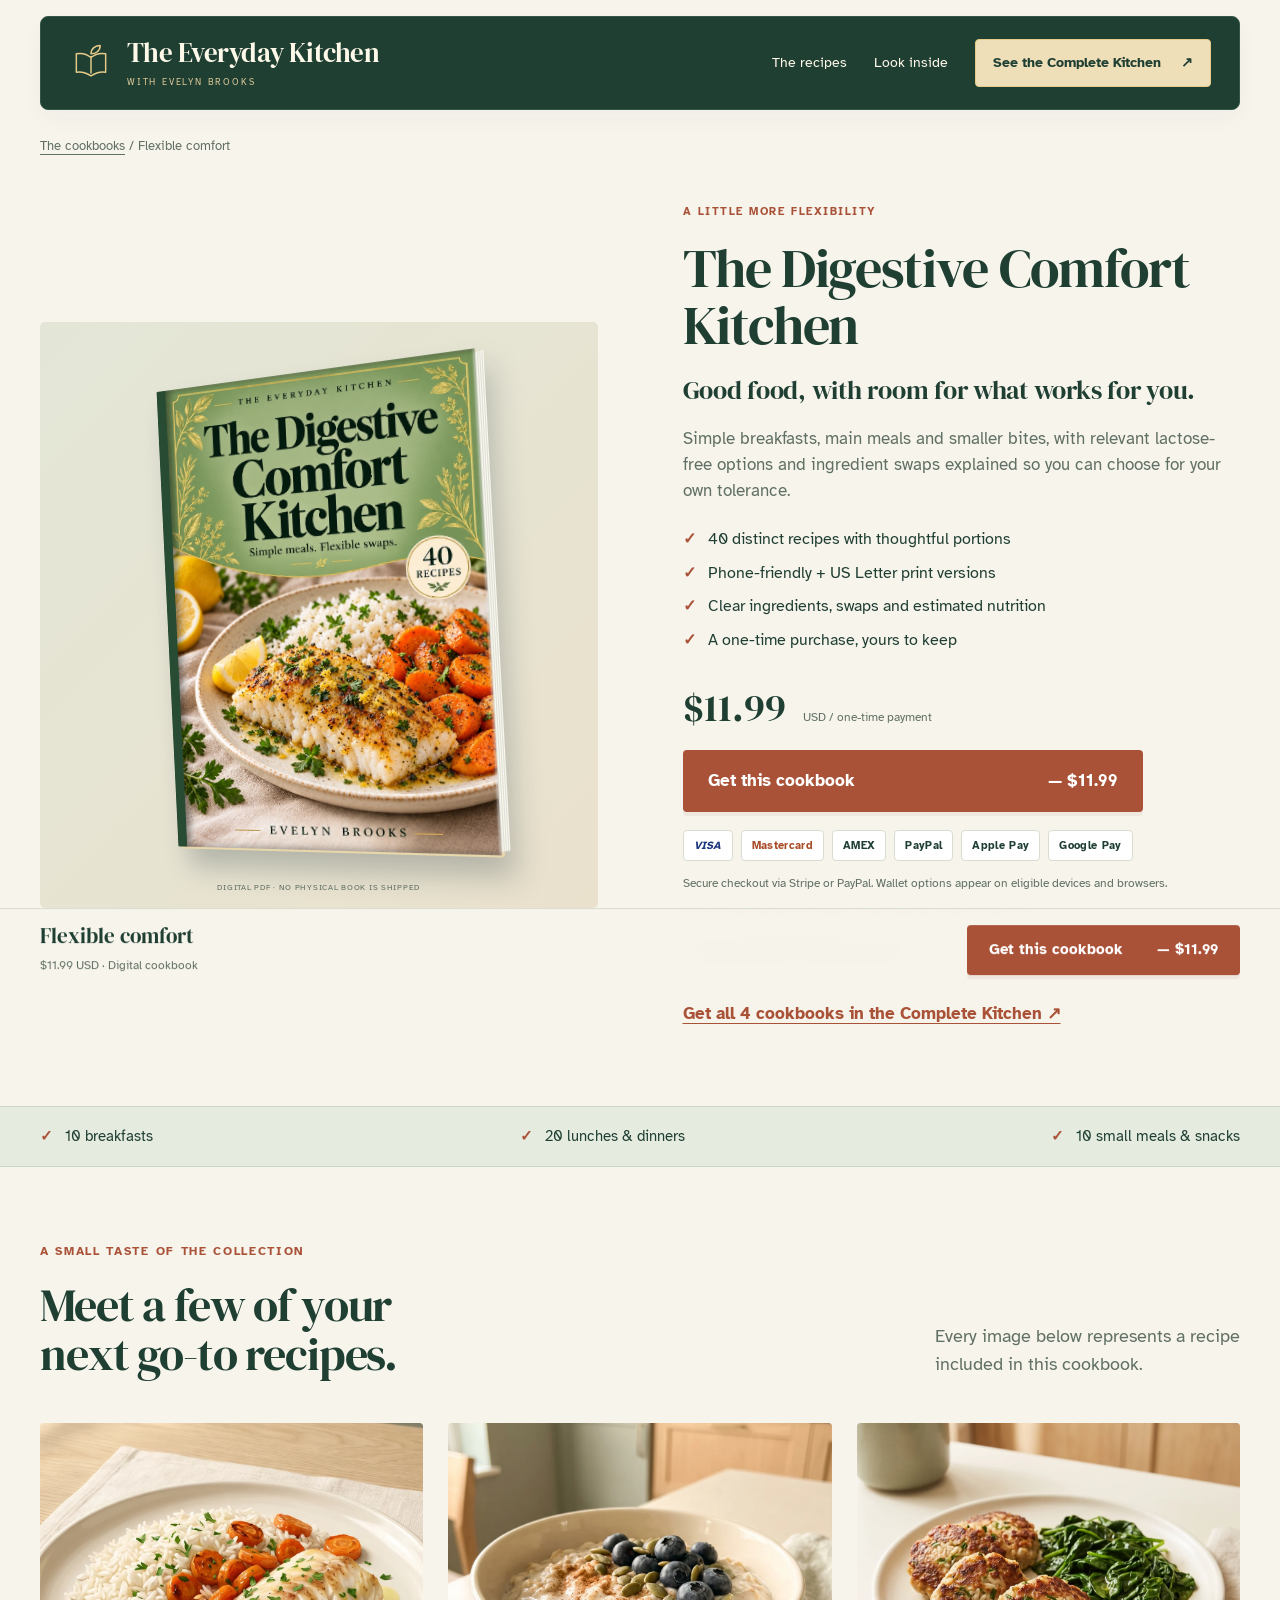
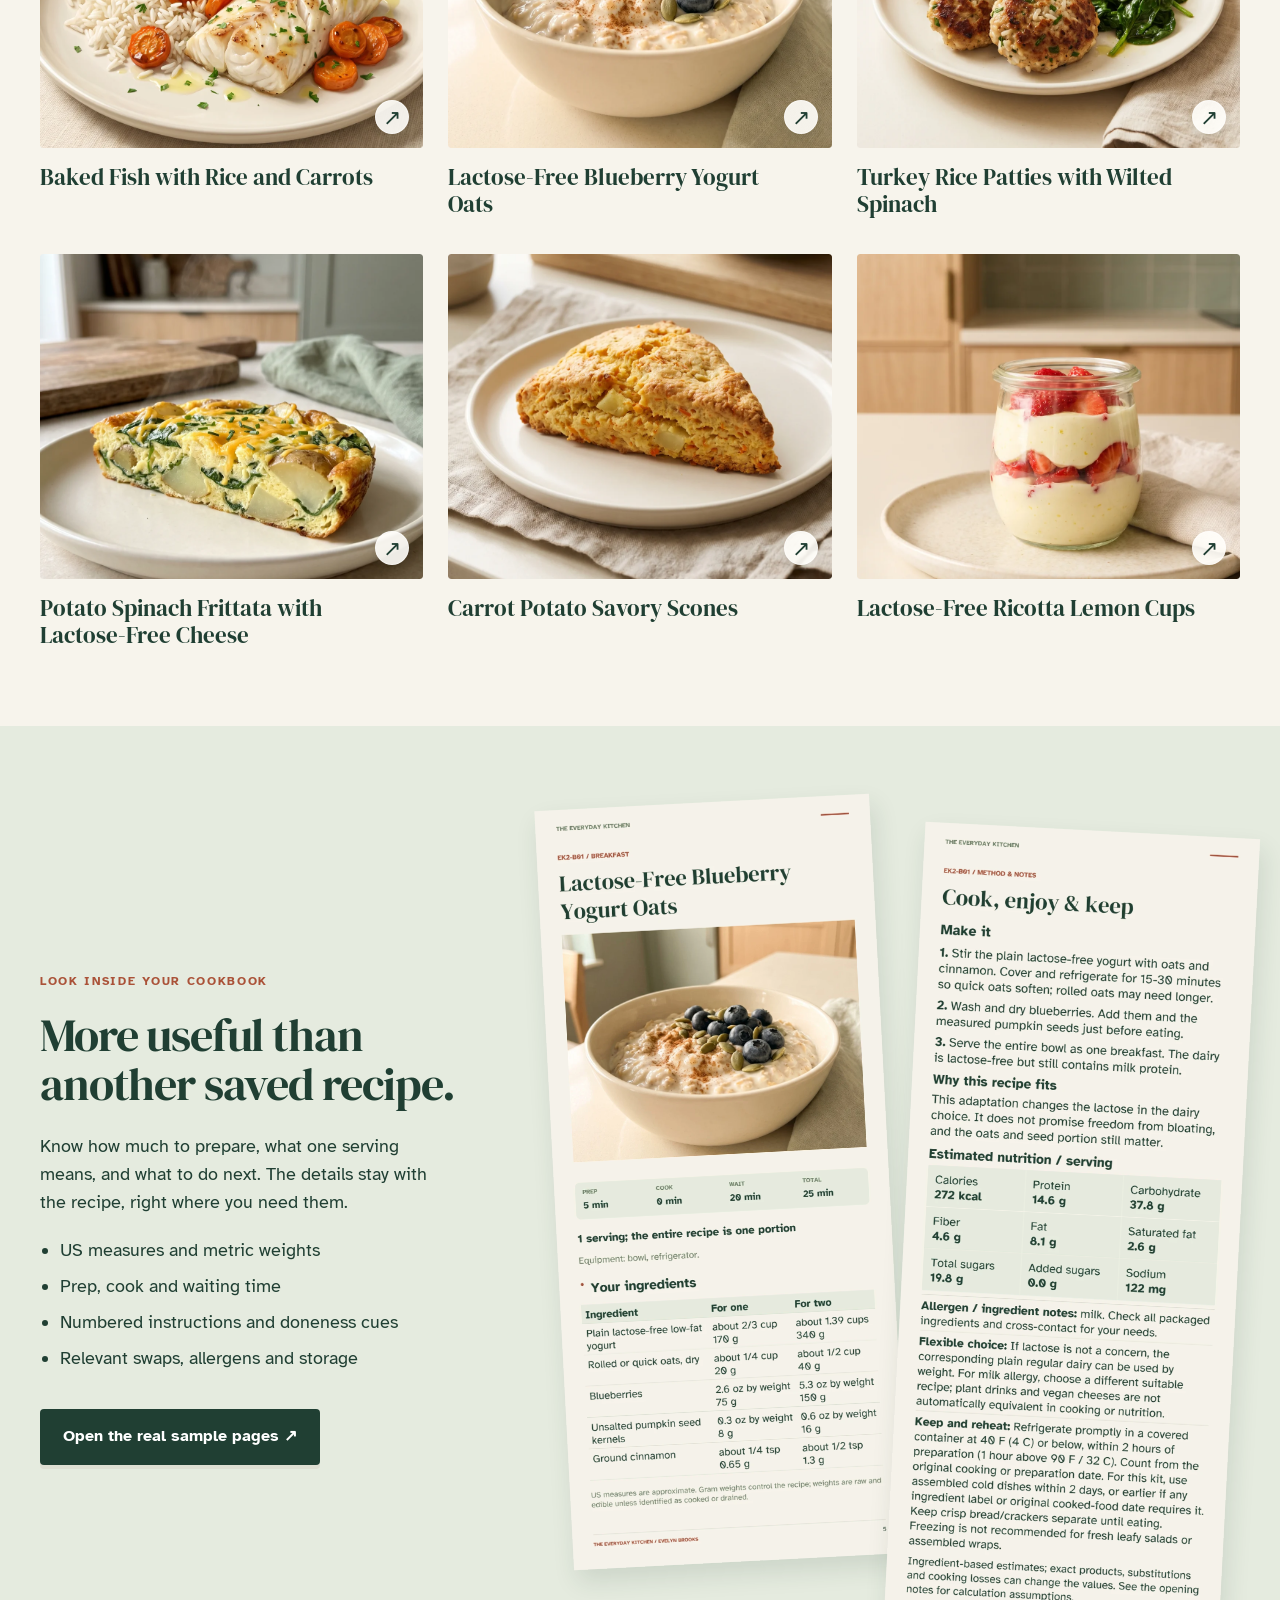
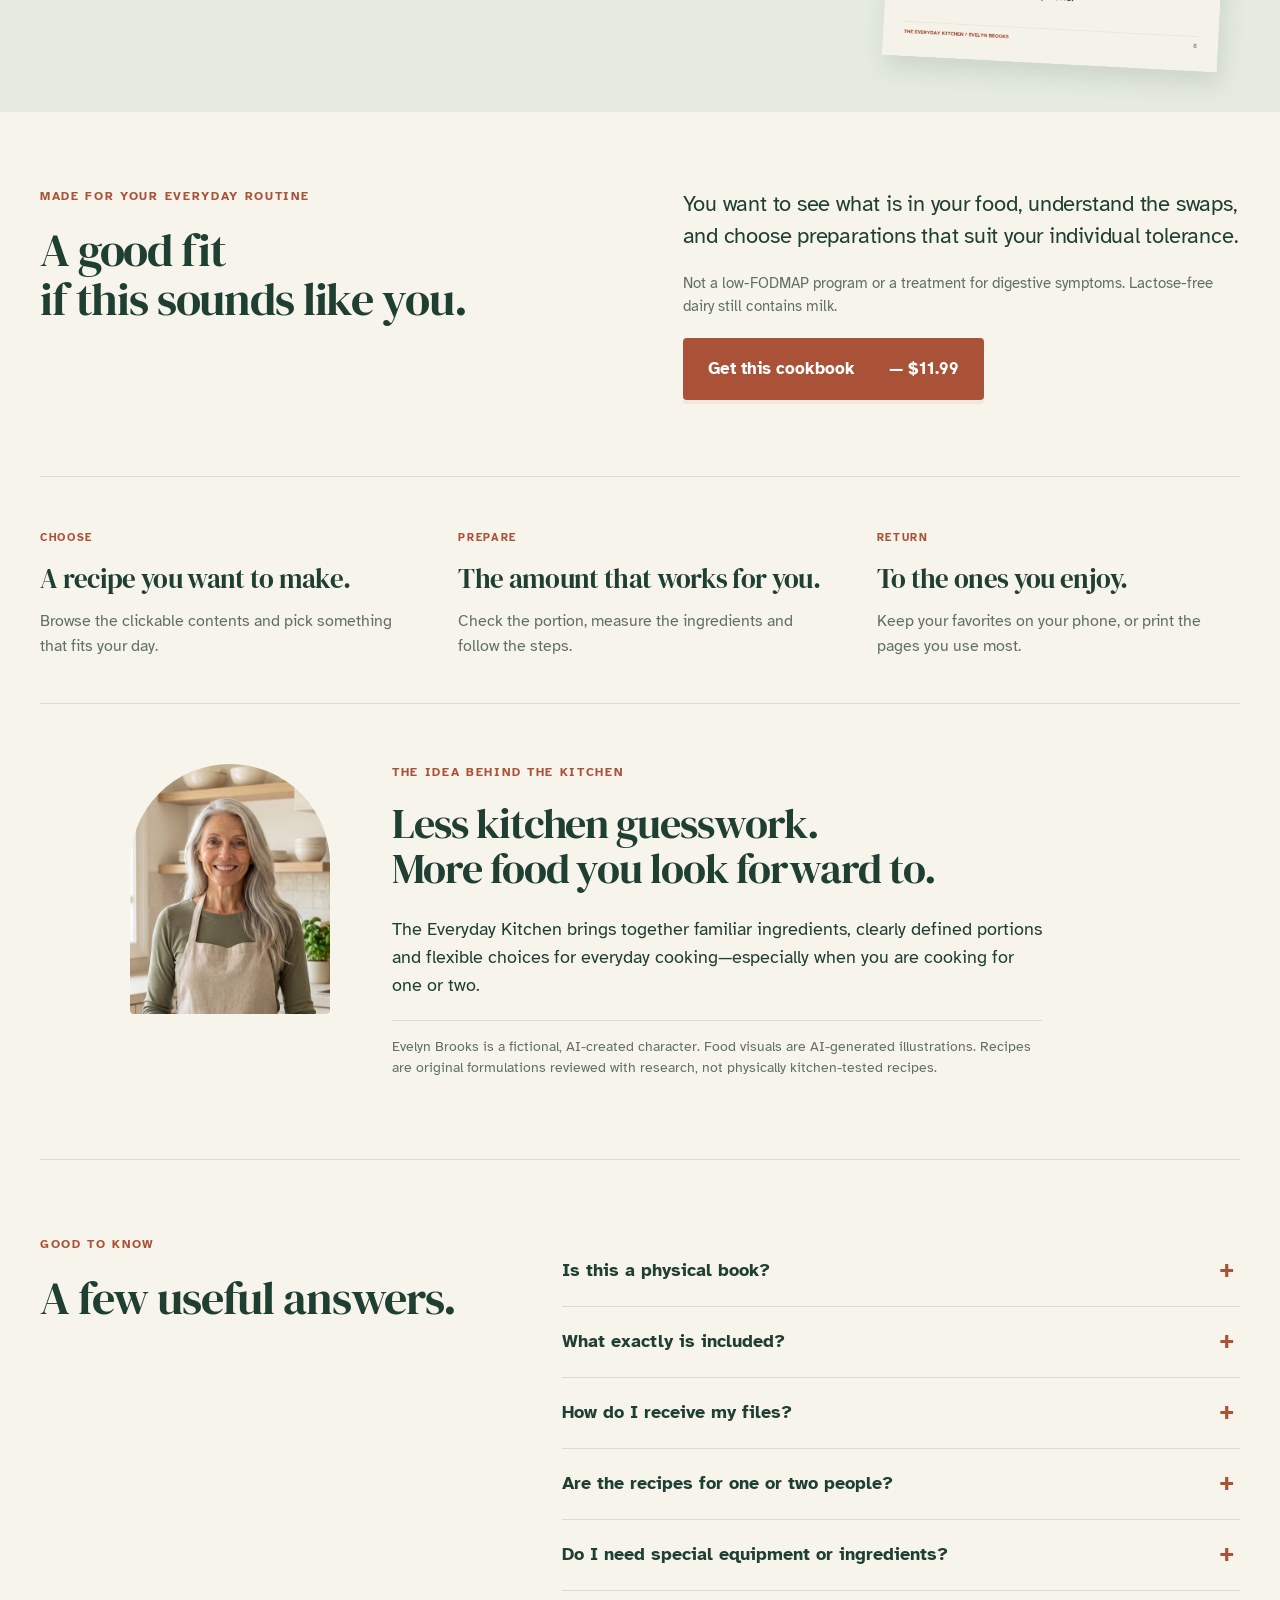
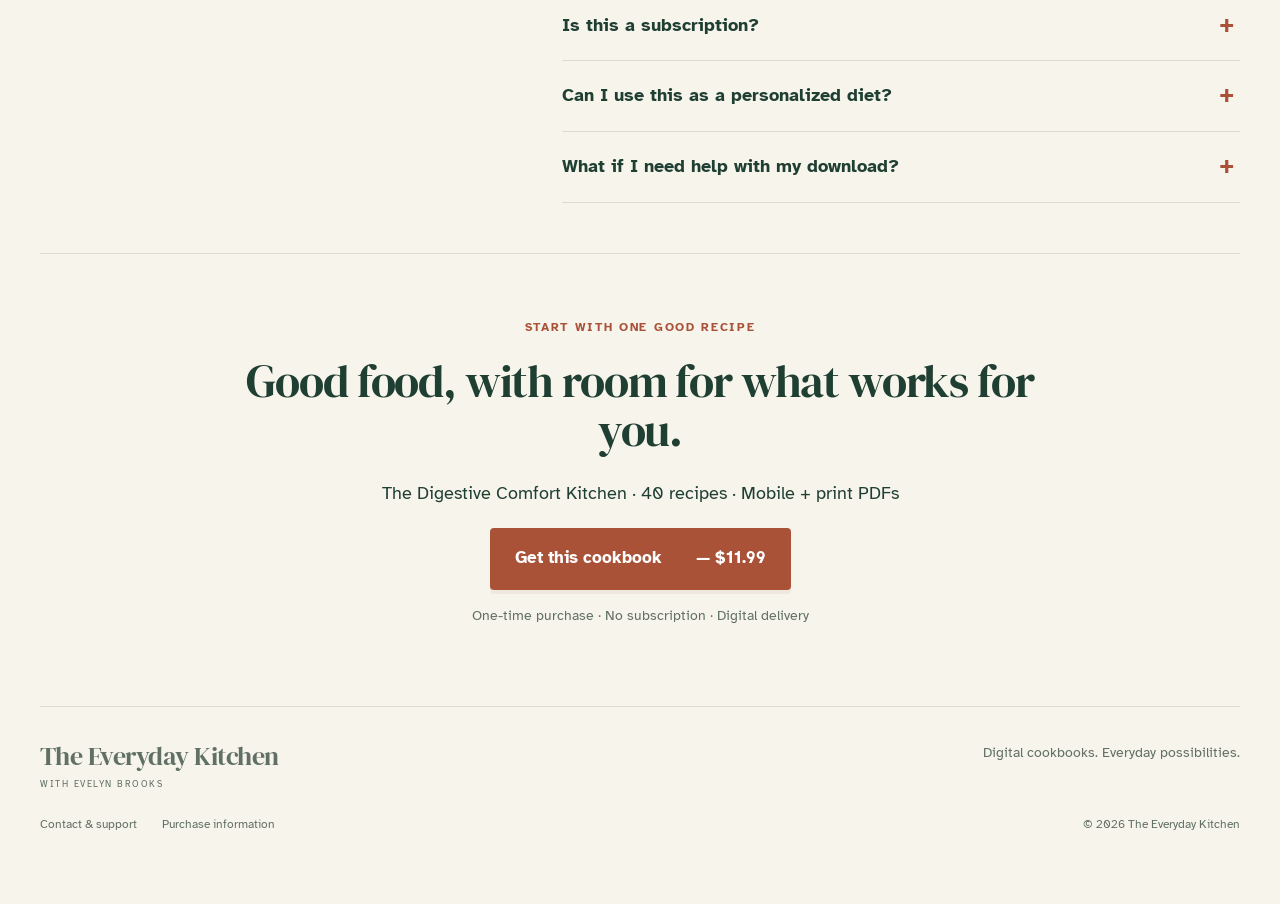
<file: p/digestive-comfort-kitchen/index.html>
<!doctype html><html lang="en-US"><head><meta charset="utf-8"><meta name="viewport" content="width=device-width,initial-scale=1"><meta name="description" content="Simple breakfasts, main meals and smaller bites, with relevant lactose-free options and ingredient swaps explained so you can choose for your own tolerance."><meta name="theme-color" content="#203f33"><title>The Digestive Comfort Kitchen | The Everyday Kitchen</title><link rel="canonical" href="https://www.evelynseverydaykitchen.com/p/digestive-comfort-kitchen/"><meta property="og:title" content="The Digestive Comfort Kitchen"><meta property="og:description" content="Simple breakfasts, main meals and smaller bites, with relevant lactose-free options and ingredient swaps explained so you can choose for your own tolerance."><meta property="og:type" content="website"><meta property="og:url" content="https://www.evelynseverydaykitchen.com/p/digestive-comfort-kitchen/"><meta property="og:image" content="https://www.evelynseverydaykitchen.com/assets/collection-mockup-v3.webp"><link rel="icon" href="/favicon.svg"><link rel="preload" href="/assets/DMSerifDisplay-Regular.ttf" as="font" type="font/ttf" crossorigin><link rel="stylesheet" href="/styles.css"><link rel="stylesheet" href="/conversion.css"><script defer src="/app.js"></script></head><body><a class="skip" href="#main">Skip to content</a><header class="nav wrap"><a class="brand" href="/" aria-label="The Everyday Kitchen with Evelyn Brooks — home"><svg class="brand-emblem" viewBox="0 0 48 48" aria-hidden="true"><path d="M24 35V17m0 1c-6-5-11-5-16-4v20c6-1 10 0 16 4 6-4 10-5 16-4V14c-5-1-10-1-16 4Z"/><path d="M24 14c0-6 5-9 10-9 0 6-5 9-10 9Z"/></svg><div>The Everyday Kitchen<span>WITH EVELYN BROOKS</span></div></a><nav aria-label="Main navigation"><a href="/#inside">The recipes</a><a href="/#try">Look inside</a><a class="nav-free" href="/#offer">See the Complete Kitchen <span aria-hidden="true">↗</span></a></nav></header><main id="main"><div class="wrap breadcrumb"><a href="/">The cookbooks</a> / Flexible comfort</div><section class="product-hero wrap"><div class="product-art"><div class="book single-book"><img src="/assets/comfort-cover.webp" alt="The Digestive Comfort Kitchen cover"></div><span class="digital-tag">DIGITAL PDF · NO PHYSICAL BOOK IS SHIPPED</span></div><div class="product-copy"><span class="eyebrow">A little more flexibility</span><h1>The Digestive Comfort Kitchen</h1><p class="lead">Good food, with room for what works for you.</p><p>Simple breakfasts, main meals and smaller bites, with relevant lactose-free options and ingredient swaps explained so you can choose for your own tolerance.</p><ul class="check-list"><li>40 distinct recipes with thoughtful portions</li><li>Phone-friendly + US Letter print versions</li><li>Clear ingredients, swaps and estimated nutrition</li><li>A one-time purchase, yours to keep</li></ul><div class="purchase-price">$11.99 <span>USD / one-time payment</span></div><a class="button" href="https://payhip.com/buy?link=hwDSo" data-track="checkout_comfort_hero">Get this cookbook <span>— $11.99</span></a><div class="payment-options" aria-label="Payment options"><span>VISA</span><span>Mastercard</span><span>AMEX</span><span>PayPal</span><span>Apple Pay</span><span>Google Pay</span></div><p class="micro checkout-help">Secure checkout via Stripe or PayPal. Wallet options appear on eligible devices and browsers.</p><p class="micro">Digital download after payment · Applicable tax shown at checkout</p><a class="sample-link" href="/samples/digestive-comfort-kitchen-sample.pdf" target="_blank">Take a look inside before you buy ↗</a><p class="individual-bundle-link"><a href="/#offer">Get all 4 cookbooks in the Complete Kitchen ↗</a></p></div></section><div class="benefit-rail"><div class="wrap"><span>10 breakfasts</span><span>20 lunches & dinners</span><span>10 small meals & snacks</span></div></div><section class="section wrap"><div class="section-heading"><div><span class="eyebrow">A SMALL TASTE OF THE COLLECTION</span><h2>Meet a few of your<br>next go-to recipes.</h2></div><p>Every image below represents a recipe<br>included in this cookbook.</p></div><div class="recipe-grid"><figure><button class="recipe-zoom" data-preview="/assets/EK2-M01.webp" data-caption="Baked Fish with Rice and Carrots" aria-label="Enlarge Baked Fish with Rice and Carrots"><img src="/assets/EK2-M01.webp" alt="Baked Fish with Rice and Carrots" loading="lazy"><span class="zoom-affordance" aria-hidden="true">↗</span></button><figcaption>Baked Fish with Rice and Carrots</figcaption></figure><figure><button class="recipe-zoom" data-preview="/assets/EK2-B01.webp" data-caption="Lactose-Free Blueberry Yogurt Oats" aria-label="Enlarge Lactose-Free Blueberry Yogurt Oats"><img src="/assets/EK2-B01.webp" alt="Lactose-Free Blueberry Yogurt Oats" loading="lazy"><span class="zoom-affordance" aria-hidden="true">↗</span></button><figcaption>Lactose-Free Blueberry Yogurt Oats</figcaption></figure><figure><button class="recipe-zoom" data-preview="/assets/EK2-M03.webp" data-caption="Turkey Rice Patties with Wilted Spinach" aria-label="Enlarge Turkey Rice Patties with Wilted Spinach"><img src="/assets/EK2-M03.webp" alt="Turkey Rice Patties with Wilted Spinach" loading="lazy"><span class="zoom-affordance" aria-hidden="true">↗</span></button><figcaption>Turkey Rice Patties with Wilted Spinach</figcaption></figure><figure><button class="recipe-zoom" data-preview="/assets/EK2-M09.webp" data-caption="Potato Spinach Frittata with Lactose-Free Cheese" aria-label="Enlarge Potato Spinach Frittata with Lactose-Free Cheese"><img src="/assets/EK2-M09.webp" alt="Potato Spinach Frittata with Lactose-Free Cheese" loading="lazy"><span class="zoom-affordance" aria-hidden="true">↗</span></button><figcaption>Potato Spinach Frittata with Lactose-Free Cheese</figcaption></figure><figure><button class="recipe-zoom" data-preview="/assets/EK2-N03.webp" data-caption="Carrot Potato Savory Scones" aria-label="Enlarge Carrot Potato Savory Scones"><img src="/assets/EK2-N03.webp" alt="Carrot Potato Savory Scones" loading="lazy"><span class="zoom-affordance" aria-hidden="true">↗</span></button><figcaption>Carrot Potato Savory Scones</figcaption></figure><figure><button class="recipe-zoom" data-preview="/assets/EK2-N08.webp" data-caption="Lactose-Free Ricotta Lemon Cups" aria-label="Enlarge Lactose-Free Ricotta Lemon Cups"><img src="/assets/EK2-N08.webp" alt="Lactose-Free Ricotta Lemon Cups" loading="lazy"><span class="zoom-affordance" aria-hidden="true">↗</span></button><figcaption>Lactose-Free Ricotta Lemon Cups</figcaption></figure></div></section><section class="look section"><div class="wrap look-grid"><div><span class="eyebrow">LOOK INSIDE YOUR COOKBOOK</span><h2>More useful than<br>another saved recipe.</h2><p>Know how much to prepare, what one serving means, and what to do next. The details stay with the recipe, right where you need them.</p><ul class="plain-list"><li>US measures and metric weights</li><li>Prep, cook and waiting time</li><li>Numbered instructions and doneness cues</li><li>Relevant swaps, allergens and storage</li></ul><a class="button sample-button" href="/samples/digestive-comfort-kitchen-sample.pdf" target="_blank">Open the real sample pages ↗</a></div><div class="page-spread"><button data-preview="/assets/comfort-recipe.webp" data-caption="Actual ingredients page"><img src="/assets/comfort-recipe.webp" alt="Enlarge the ingredients page" loading="lazy"></button><button data-preview="/assets/comfort-method.webp" data-caption="Actual method and notes page"><img src="/assets/comfort-method.webp" alt="Enlarge the preparation and notes" loading="lazy"></button></div></div></section><section class="fit section wrap"><div><span class="eyebrow">MADE FOR YOUR EVERYDAY ROUTINE</span><h2>A good fit<br>if this sounds like you.</h2></div><div><p class="lead">You want to see what is in your food, understand the swaps, and choose preparations that suit your individual tolerance.</p><p>Not a low-FODMAP program or a treatment for digestive symptoms. Lactose-free dairy still contains milk.</p><a class="button" href="https://payhip.com/buy?link=hwDSo" data-track="checkout_comfort_fit">Get this cookbook <span>— $11.99</span></a></div></section><section class="steps wrap"><div><span>CHOOSE</span><h3>A recipe you want to make.</h3><p>Browse the clickable contents and pick something that fits your day.</p></div><div><span>PREPARE</span><h3>The amount that works for you.</h3><p>Check the portion, measure the ingredients and follow the steps.</p></div><div><span>RETURN</span><h3>To the ones you enjoy.</h3><p>Keep your favorites on your phone, or print the pages you use most.</p></div></section><section class="about wrap"><img src="/assets/evelyn.webp" width="160" height="200" alt="Evelyn Brooks, the character behind The Everyday Kitchen" loading="lazy"><div><span class="eyebrow">THE IDEA BEHIND THE KITCHEN</span><h2>Less kitchen guesswork.<br>More food you look forward to.</h2><p>The Everyday Kitchen brings together familiar ingredients, clearly defined portions and flexible choices for everyday cooking—especially when you are cooking for one or two.</p><p class="editorial-note">Evelyn Brooks is a fictional, AI-created character. Food visuals are AI-generated illustrations. Recipes are original formulations reviewed with research, not physically kitchen-tested recipes.</p></div></section><section class="faq section wrap"><div><span class="eyebrow">GOOD TO KNOW</span><h2>A few useful answers.</h2></div><div><details><summary>Is this a physical book?</summary><p>No. Your purchase is a digital download: two PDFs of the same cookbook, one for your phone or tablet and one formatted for US Letter printing. No physical book is shipped.</p></details><details><summary>What exactly is included?</summary><p>One cookbook with 40 distinct recipes, in two layouts. Each recipe has a defined serving, ingredients in US measures and grams, numbered steps, estimated nutrition, relevant swaps, allergens, and storage notes. Other cookbooks and the Kitchen Companion are not included.</p></details><details><summary>How do I receive my files?</summary><p>After a successful Payhip checkout, your download is available on the confirmation page. Payhip also emails your download link. Save the PDFs to your device to use them offline.</p></details><details><summary>Are the recipes for one or two people?</summary><p>Single-serving recipes show amounts for one and two people. Small-batch recipes show the total yield and exactly how many pieces or portions make one serving. Read the stated yield before preparing a recipe.</p></details><details><summary>Do I need special equipment or ingredients?</summary><p>The collections use familiar grocery-store ingredients and common kitchen equipment. Each recipe lists what you need. Ingredient availability and individual tolerance vary.</p></details><details><summary>Is this a subscription?</summary><p>No. Each cookbook is a separate one-time purchase of $11.99 USD, plus any applicable tax shown at checkout. There are no recurring charges.</p></details><details><summary>Can I use this as a personalized diet?</summary><p>These recipes provide general food ideas, not an individualized diet or treatment. Nutrition and times are estimates. The recipes were developed and editorially reviewed with research, rather than physically kitchen-tested.</p></details><details><summary>What if I need help with my download?</summary><p>Contact evelyn.brooks.contact@gmail.com with your order details. Review the purchase and refund terms shown by the seller before completing checkout.</p></details></div></section><section class="final-cta wrap"><span class="eyebrow">START WITH ONE GOOD RECIPE</span><h2>Good food, with room for what works for you.</h2><p>The Digestive Comfort Kitchen · 40 recipes · Mobile + print PDFs</p><a class="button" href="https://payhip.com/buy?link=hwDSo" data-track="checkout_comfort_final">Get this cookbook <span>— $11.99</span></a><p class="micro">One-time purchase · No subscription · Digital delivery</p></section><div class="sticky-buy"><div><strong>Flexible comfort</strong><span>$11.99 USD · Digital cookbook</span></div><a class="button" href="https://payhip.com/buy?link=hwDSo" data-track="checkout_comfort_sticky">Get this cookbook <span>— $11.99</span></a></div></main><footer class="wrap footer"><a class="brand" href="/">The Everyday Kitchen<span>WITH EVELYN BROOKS</span></a><p>Digital cookbooks. Everyday possibilities.</p><div><a href="mailto:evelyn.brooks.contact@gmail.com">Contact & support</a><a href="/information/">Purchase information</a><span>© 2026 The Everyday Kitchen</span></div></footer><dialog id="image-modal"><button class="modal-close" aria-label="Close preview">×</button><img alt=""><p></p></dialog><dialog id="checkout-pending"><button class="modal-close" aria-label="Close">×</button><h2>This collection is being prepared for checkout.</h2><p>You can explore the real sample pages or download the free starter while the store is being connected.</p><a class="button" href="/samples/three-day-starter.pdf">Open the free starter ↗</a></dialog></body></html>
</file>
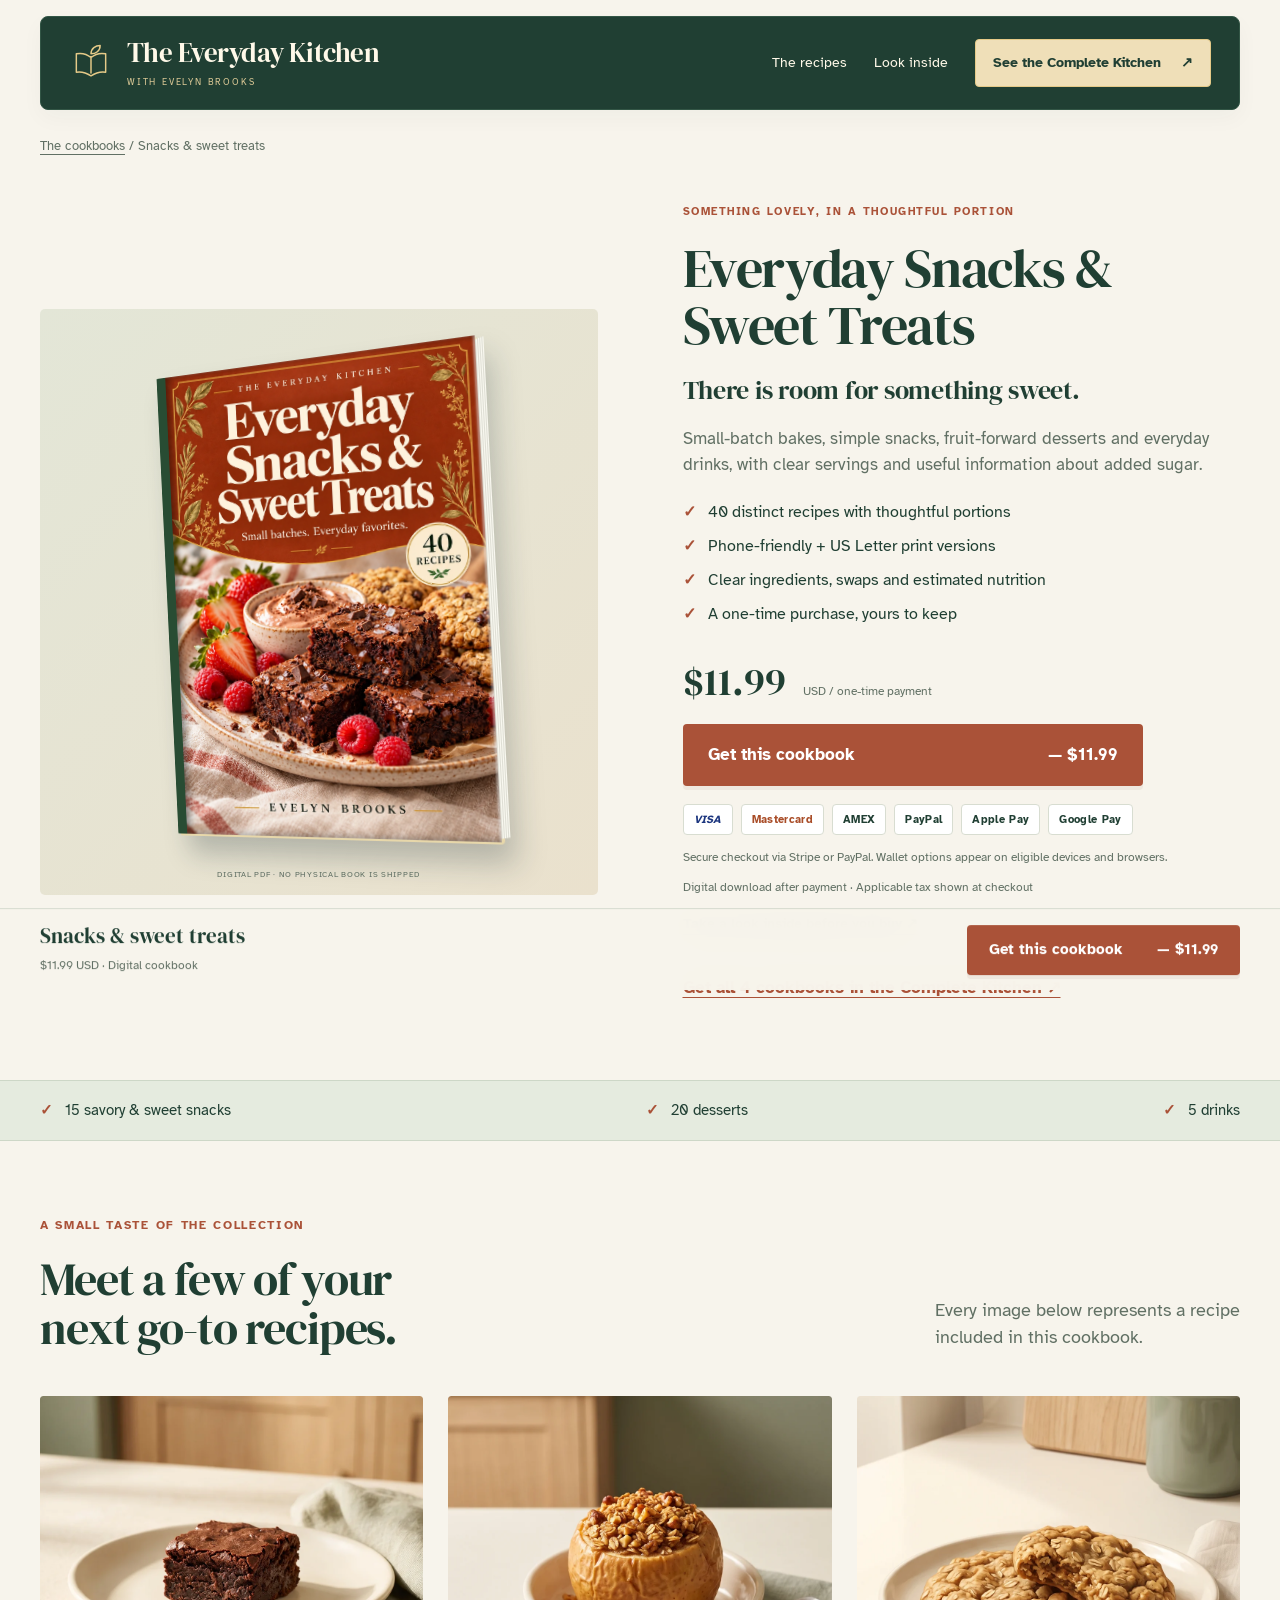
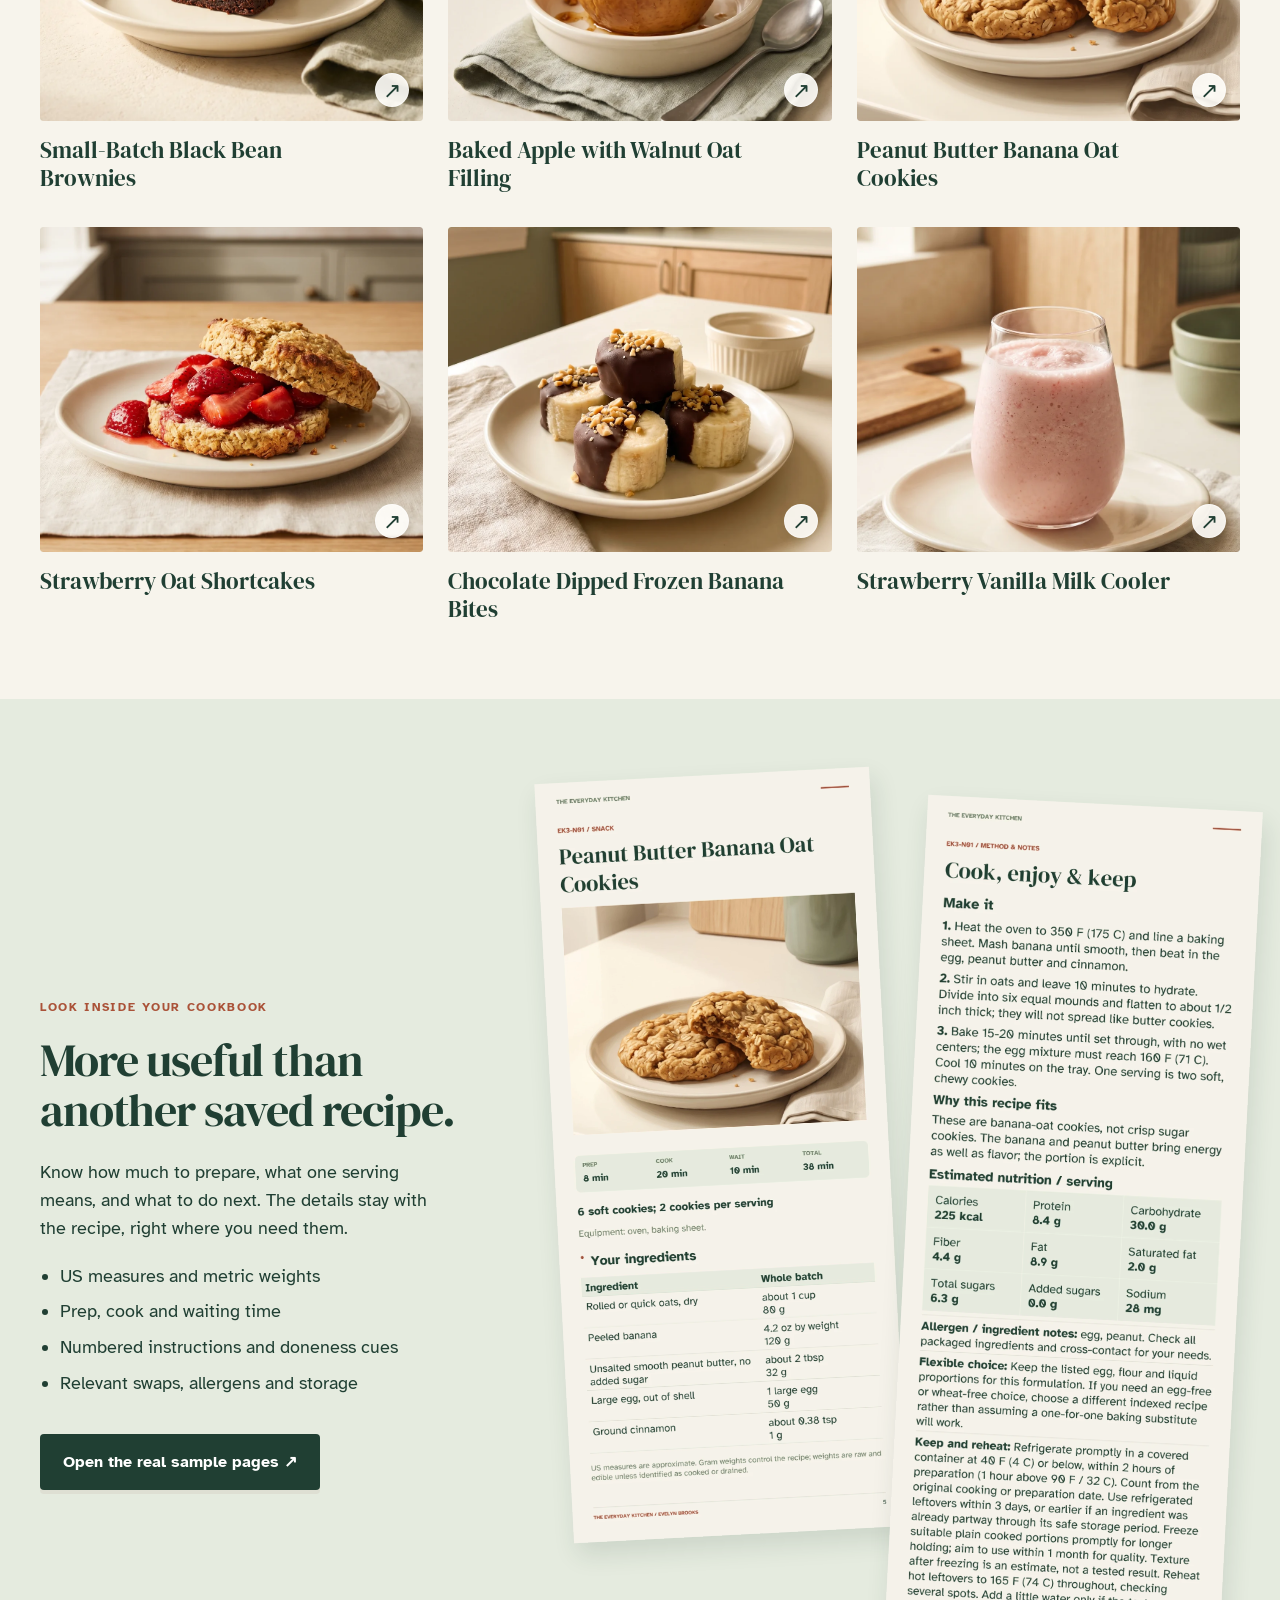
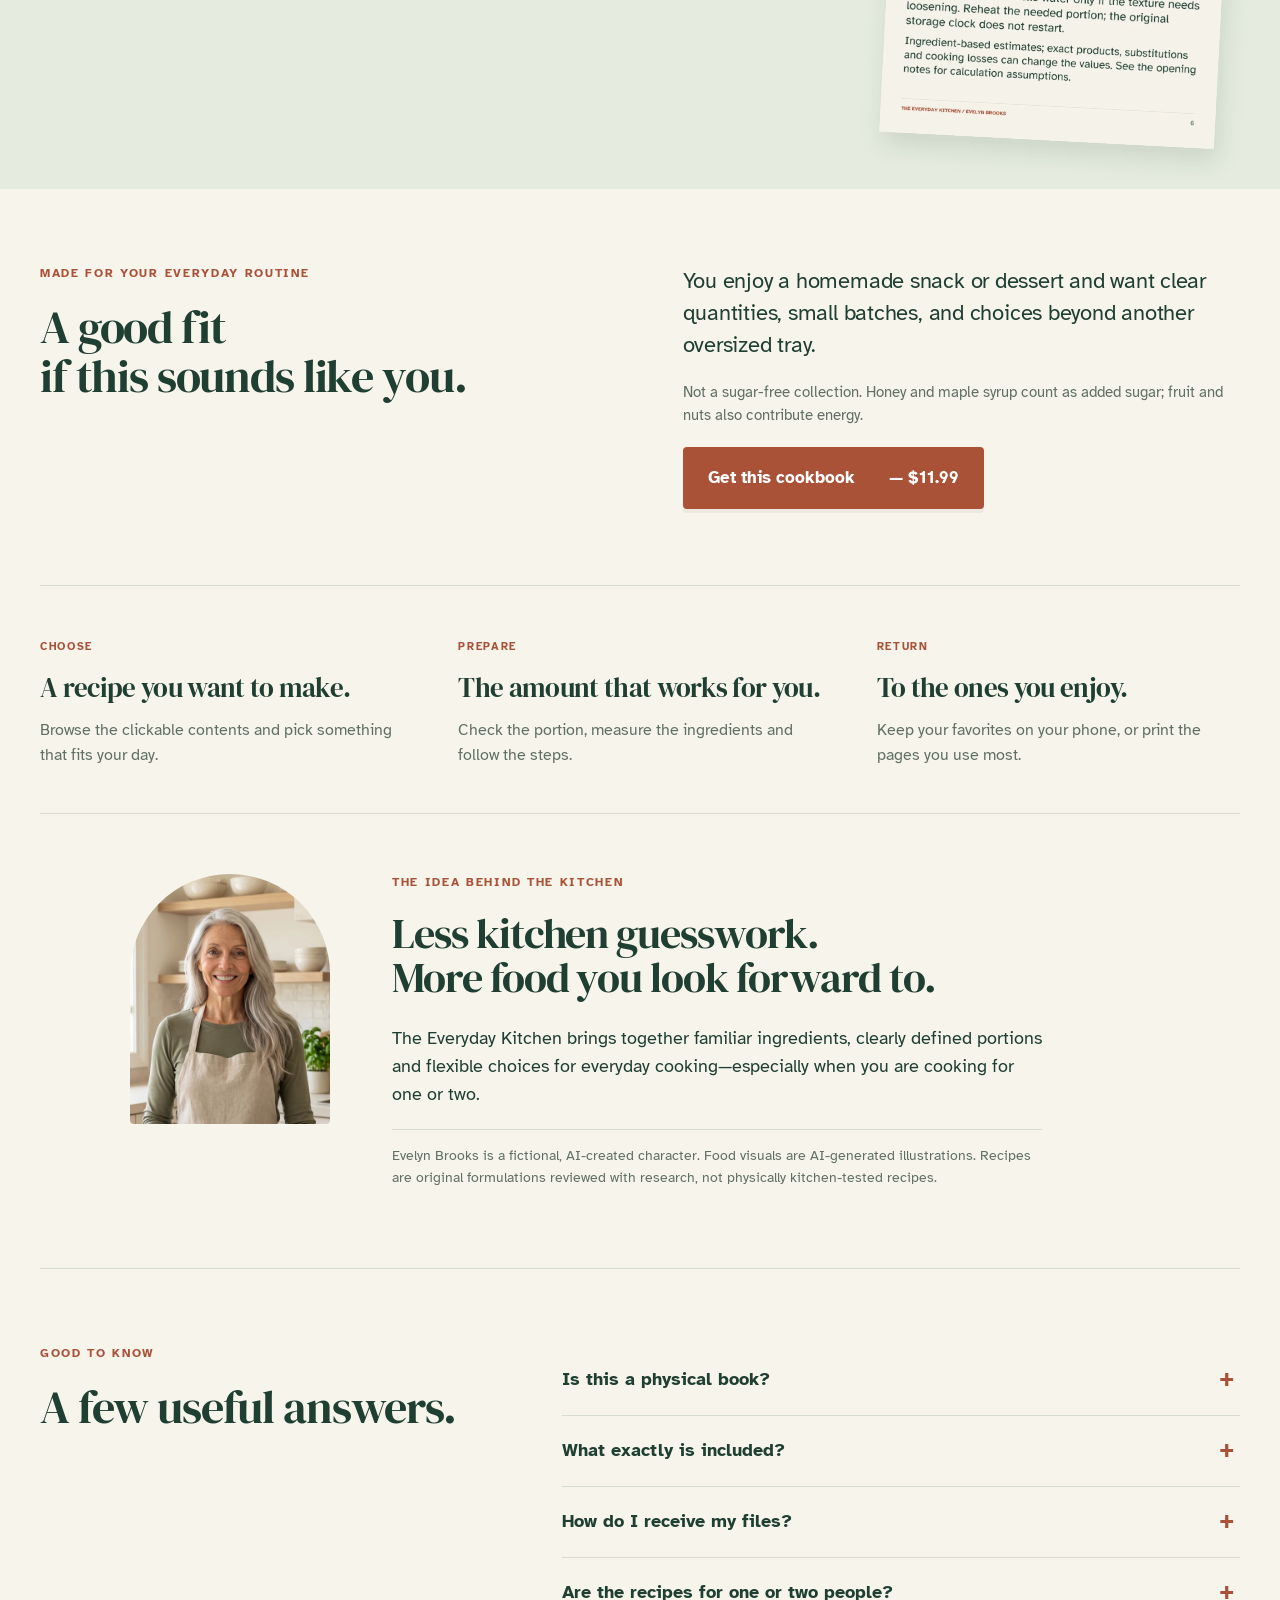
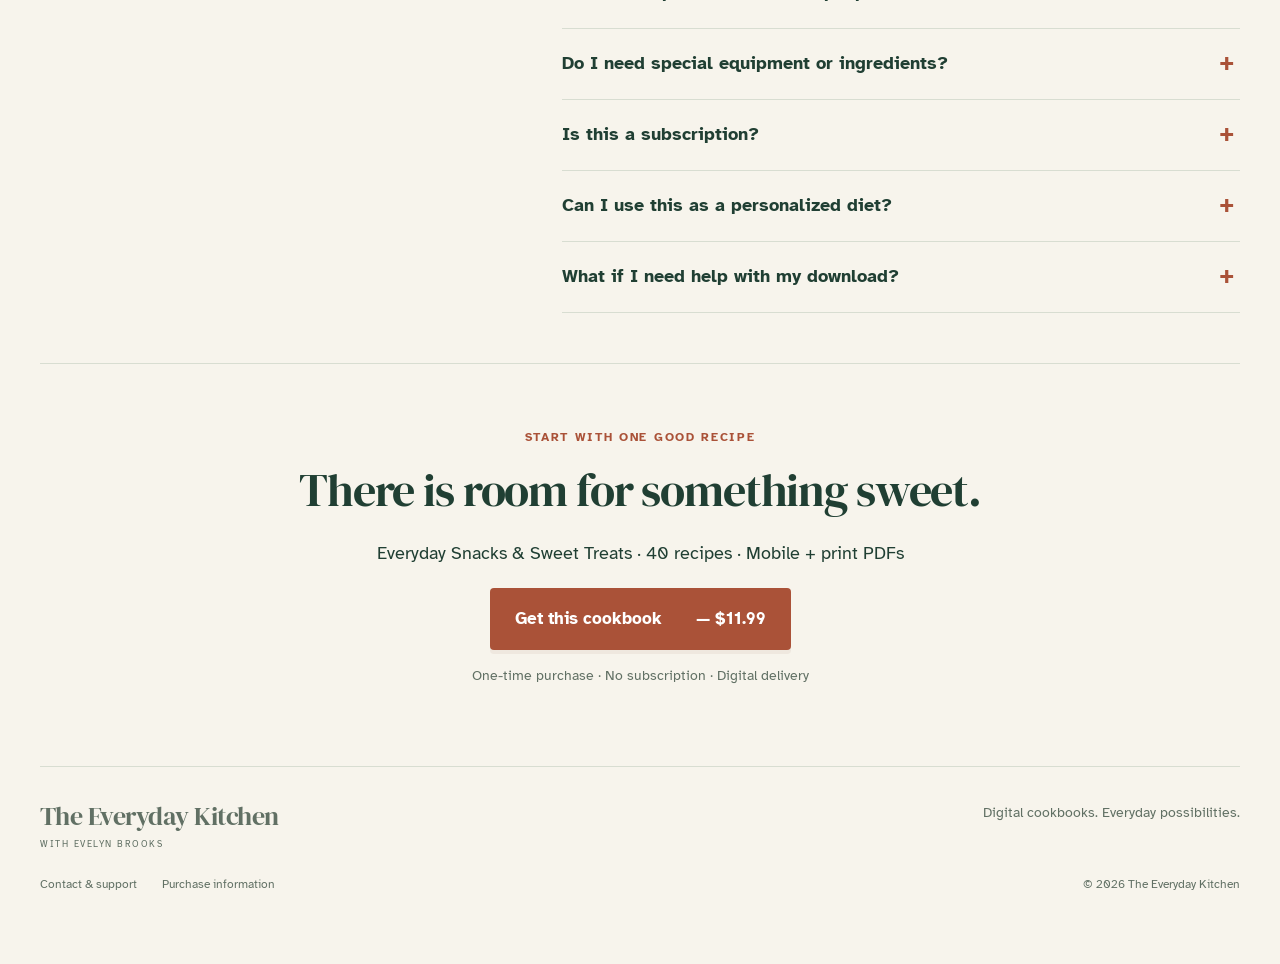
<file: p/everyday-snacks-sweet-treats/index.html>
<!doctype html><html lang="en-US"><head><meta charset="utf-8"><meta name="viewport" content="width=device-width,initial-scale=1"><meta name="description" content="Small-batch bakes, simple snacks, fruit-forward desserts and everyday drinks, with clear servings and useful information about added sugar."><meta name="theme-color" content="#203f33"><title>Everyday Snacks &amp; Sweet Treats | The Everyday Kitchen</title><link rel="canonical" href="https://www.evelynseverydaykitchen.com/p/everyday-snacks-sweet-treats/"><meta property="og:title" content="Everyday Snacks &amp; Sweet Treats"><meta property="og:description" content="Small-batch bakes, simple snacks, fruit-forward desserts and everyday drinks, with clear servings and useful information about added sugar."><meta property="og:type" content="website"><meta property="og:url" content="https://www.evelynseverydaykitchen.com/p/everyday-snacks-sweet-treats/"><meta property="og:image" content="https://www.evelynseverydaykitchen.com/assets/collection-mockup-v3.webp"><link rel="icon" href="/favicon.svg"><link rel="preload" href="/assets/DMSerifDisplay-Regular.ttf" as="font" type="font/ttf" crossorigin><link rel="stylesheet" href="/styles.css"><link rel="stylesheet" href="/conversion.css"><script defer src="/app.js"></script></head><body><a class="skip" href="#main">Skip to content</a><header class="nav wrap"><a class="brand" href="/" aria-label="The Everyday Kitchen with Evelyn Brooks — home"><svg class="brand-emblem" viewBox="0 0 48 48" aria-hidden="true"><path d="M24 35V17m0 1c-6-5-11-5-16-4v20c6-1 10 0 16 4 6-4 10-5 16-4V14c-5-1-10-1-16 4Z"/><path d="M24 14c0-6 5-9 10-9 0 6-5 9-10 9Z"/></svg><div>The Everyday Kitchen<span>WITH EVELYN BROOKS</span></div></a><nav aria-label="Main navigation"><a href="/#inside">The recipes</a><a href="/#try">Look inside</a><a class="nav-free" href="/#offer">See the Complete Kitchen <span aria-hidden="true">↗</span></a></nav></header><main id="main"><div class="wrap breadcrumb"><a href="/">The cookbooks</a> / Snacks & sweet treats</div><section class="product-hero wrap"><div class="product-art"><div class="book single-book"><img src="/assets/treats-cover.webp" alt="Everyday Snacks &amp; Sweet Treats cover"></div><span class="digital-tag">DIGITAL PDF · NO PHYSICAL BOOK IS SHIPPED</span></div><div class="product-copy"><span class="eyebrow">Something lovely, in a thoughtful portion</span><h1>Everyday Snacks & Sweet Treats</h1><p class="lead">There is room for something sweet.</p><p>Small-batch bakes, simple snacks, fruit-forward desserts and everyday drinks, with clear servings and useful information about added sugar.</p><ul class="check-list"><li>40 distinct recipes with thoughtful portions</li><li>Phone-friendly + US Letter print versions</li><li>Clear ingredients, swaps and estimated nutrition</li><li>A one-time purchase, yours to keep</li></ul><div class="purchase-price">$11.99 <span>USD / one-time payment</span></div><a class="button" href="https://payhip.com/buy?link=WnBDj" data-track="checkout_treats_hero">Get this cookbook <span>— $11.99</span></a><div class="payment-options" aria-label="Payment options"><span>VISA</span><span>Mastercard</span><span>AMEX</span><span>PayPal</span><span>Apple Pay</span><span>Google Pay</span></div><p class="micro checkout-help">Secure checkout via Stripe or PayPal. Wallet options appear on eligible devices and browsers.</p><p class="micro">Digital download after payment · Applicable tax shown at checkout</p><a class="sample-link" href="/samples/everyday-snacks-sweet-treats-sample.pdf" target="_blank">Take a look inside before you buy ↗</a><p class="individual-bundle-link"><a href="/#offer">Get all 4 cookbooks in the Complete Kitchen ↗</a></p></div></section><div class="benefit-rail"><div class="wrap"><span>15 savory & sweet snacks</span><span>20 desserts</span><span>5 drinks</span></div></div><section class="section wrap"><div class="section-heading"><div><span class="eyebrow">A SMALL TASTE OF THE COLLECTION</span><h2>Meet a few of your<br>next go-to recipes.</h2></div><p>Every image below represents a recipe<br>included in this cookbook.</p></div><div class="recipe-grid"><figure><button class="recipe-zoom" data-preview="/assets/EK3-D04.webp" data-caption="Small-Batch Black Bean Brownies" aria-label="Enlarge Small-Batch Black Bean Brownies"><img src="/assets/EK3-D04.webp" alt="Small-Batch Black Bean Brownies" loading="lazy"><span class="zoom-affordance" aria-hidden="true">↗</span></button><figcaption>Small-Batch Black Bean Brownies</figcaption></figure><figure><button class="recipe-zoom" data-preview="/assets/EK3-D02.webp" data-caption="Baked Apple with Walnut Oat Filling" aria-label="Enlarge Baked Apple with Walnut Oat Filling"><img src="/assets/EK3-D02.webp" alt="Baked Apple with Walnut Oat Filling" loading="lazy"><span class="zoom-affordance" aria-hidden="true">↗</span></button><figcaption>Baked Apple with Walnut Oat Filling</figcaption></figure><figure><button class="recipe-zoom" data-preview="/assets/EK3-N01.webp" data-caption="Peanut Butter Banana Oat Cookies" aria-label="Enlarge Peanut Butter Banana Oat Cookies"><img src="/assets/EK3-N01.webp" alt="Peanut Butter Banana Oat Cookies" loading="lazy"><span class="zoom-affordance" aria-hidden="true">↗</span></button><figcaption>Peanut Butter Banana Oat Cookies</figcaption></figure><figure><button class="recipe-zoom" data-preview="/assets/EK3-D12.webp" data-caption="Strawberry Oat Shortcakes" aria-label="Enlarge Strawberry Oat Shortcakes"><img src="/assets/EK3-D12.webp" alt="Strawberry Oat Shortcakes" loading="lazy"><span class="zoom-affordance" aria-hidden="true">↗</span></button><figcaption>Strawberry Oat Shortcakes</figcaption></figure><figure><button class="recipe-zoom" data-preview="/assets/EK3-D16.webp" data-caption="Chocolate Dipped Frozen Banana Bites" aria-label="Enlarge Chocolate Dipped Frozen Banana Bites"><img src="/assets/EK3-D16.webp" alt="Chocolate Dipped Frozen Banana Bites" loading="lazy"><span class="zoom-affordance" aria-hidden="true">↗</span></button><figcaption>Chocolate Dipped Frozen Banana Bites</figcaption></figure><figure><button class="recipe-zoom" data-preview="/assets/EK3-R01.webp" data-caption="Strawberry Vanilla Milk Cooler" aria-label="Enlarge Strawberry Vanilla Milk Cooler"><img src="/assets/EK3-R01.webp" alt="Strawberry Vanilla Milk Cooler" loading="lazy"><span class="zoom-affordance" aria-hidden="true">↗</span></button><figcaption>Strawberry Vanilla Milk Cooler</figcaption></figure></div></section><section class="look section"><div class="wrap look-grid"><div><span class="eyebrow">LOOK INSIDE YOUR COOKBOOK</span><h2>More useful than<br>another saved recipe.</h2><p>Know how much to prepare, what one serving means, and what to do next. The details stay with the recipe, right where you need them.</p><ul class="plain-list"><li>US measures and metric weights</li><li>Prep, cook and waiting time</li><li>Numbered instructions and doneness cues</li><li>Relevant swaps, allergens and storage</li></ul><a class="button sample-button" href="/samples/everyday-snacks-sweet-treats-sample.pdf" target="_blank">Open the real sample pages ↗</a></div><div class="page-spread"><button data-preview="/assets/treats-recipe.webp" data-caption="Actual ingredients page"><img src="/assets/treats-recipe.webp" alt="Enlarge the ingredients page" loading="lazy"></button><button data-preview="/assets/treats-method.webp" data-caption="Actual method and notes page"><img src="/assets/treats-method.webp" alt="Enlarge the preparation and notes" loading="lazy"></button></div></div></section><section class="fit section wrap"><div><span class="eyebrow">MADE FOR YOUR EVERYDAY ROUTINE</span><h2>A good fit<br>if this sounds like you.</h2></div><div><p class="lead">You enjoy a homemade snack or dessert and want clear quantities, small batches, and choices beyond another oversized tray.</p><p>Not a sugar-free collection. Honey and maple syrup count as added sugar; fruit and nuts also contribute energy.</p><a class="button" href="https://payhip.com/buy?link=WnBDj" data-track="checkout_treats_fit">Get this cookbook <span>— $11.99</span></a></div></section><section class="steps wrap"><div><span>CHOOSE</span><h3>A recipe you want to make.</h3><p>Browse the clickable contents and pick something that fits your day.</p></div><div><span>PREPARE</span><h3>The amount that works for you.</h3><p>Check the portion, measure the ingredients and follow the steps.</p></div><div><span>RETURN</span><h3>To the ones you enjoy.</h3><p>Keep your favorites on your phone, or print the pages you use most.</p></div></section><section class="about wrap"><img src="/assets/evelyn.webp" width="160" height="200" alt="Evelyn Brooks, the character behind The Everyday Kitchen" loading="lazy"><div><span class="eyebrow">THE IDEA BEHIND THE KITCHEN</span><h2>Less kitchen guesswork.<br>More food you look forward to.</h2><p>The Everyday Kitchen brings together familiar ingredients, clearly defined portions and flexible choices for everyday cooking—especially when you are cooking for one or two.</p><p class="editorial-note">Evelyn Brooks is a fictional, AI-created character. Food visuals are AI-generated illustrations. Recipes are original formulations reviewed with research, not physically kitchen-tested recipes.</p></div></section><section class="faq section wrap"><div><span class="eyebrow">GOOD TO KNOW</span><h2>A few useful answers.</h2></div><div><details><summary>Is this a physical book?</summary><p>No. Your purchase is a digital download: two PDFs of the same cookbook, one for your phone or tablet and one formatted for US Letter printing. No physical book is shipped.</p></details><details><summary>What exactly is included?</summary><p>One cookbook with 40 distinct recipes, in two layouts. Each recipe has a defined serving, ingredients in US measures and grams, numbered steps, estimated nutrition, relevant swaps, allergens, and storage notes. Other cookbooks and the Kitchen Companion are not included.</p></details><details><summary>How do I receive my files?</summary><p>After a successful Payhip checkout, your download is available on the confirmation page. Payhip also emails your download link. Save the PDFs to your device to use them offline.</p></details><details><summary>Are the recipes for one or two people?</summary><p>Single-serving recipes show amounts for one and two people. Small-batch recipes show the total yield and exactly how many pieces or portions make one serving. Read the stated yield before preparing a recipe.</p></details><details><summary>Do I need special equipment or ingredients?</summary><p>The collections use familiar grocery-store ingredients and common kitchen equipment. Each recipe lists what you need. Ingredient availability and individual tolerance vary.</p></details><details><summary>Is this a subscription?</summary><p>No. Each cookbook is a separate one-time purchase of $11.99 USD, plus any applicable tax shown at checkout. There are no recurring charges.</p></details><details><summary>Can I use this as a personalized diet?</summary><p>These recipes provide general food ideas, not an individualized diet or treatment. Nutrition and times are estimates. The recipes were developed and editorially reviewed with research, rather than physically kitchen-tested.</p></details><details><summary>What if I need help with my download?</summary><p>Contact evelyn.brooks.contact@gmail.com with your order details. Review the purchase and refund terms shown by the seller before completing checkout.</p></details></div></section><section class="final-cta wrap"><span class="eyebrow">START WITH ONE GOOD RECIPE</span><h2>There is room for something sweet.</h2><p>Everyday Snacks & Sweet Treats · 40 recipes · Mobile + print PDFs</p><a class="button" href="https://payhip.com/buy?link=WnBDj" data-track="checkout_treats_final">Get this cookbook <span>— $11.99</span></a><p class="micro">One-time purchase · No subscription · Digital delivery</p></section><div class="sticky-buy"><div><strong>Snacks & sweet treats</strong><span>$11.99 USD · Digital cookbook</span></div><a class="button" href="https://payhip.com/buy?link=WnBDj" data-track="checkout_treats_sticky">Get this cookbook <span>— $11.99</span></a></div></main><footer class="wrap footer"><a class="brand" href="/">The Everyday Kitchen<span>WITH EVELYN BROOKS</span></a><p>Digital cookbooks. Everyday possibilities.</p><div><a href="mailto:evelyn.brooks.contact@gmail.com">Contact & support</a><a href="/information/">Purchase information</a><span>© 2026 The Everyday Kitchen</span></div></footer><dialog id="image-modal"><button class="modal-close" aria-label="Close preview">×</button><img alt=""><p></p></dialog><dialog id="checkout-pending"><button class="modal-close" aria-label="Close">×</button><h2>This collection is being prepared for checkout.</h2><p>You can explore the real sample pages or download the free starter while the store is being connected.</p><a class="button" href="/samples/three-day-starter.pdf">Open the free starter ↗</a></dialog></body></html>
</file>
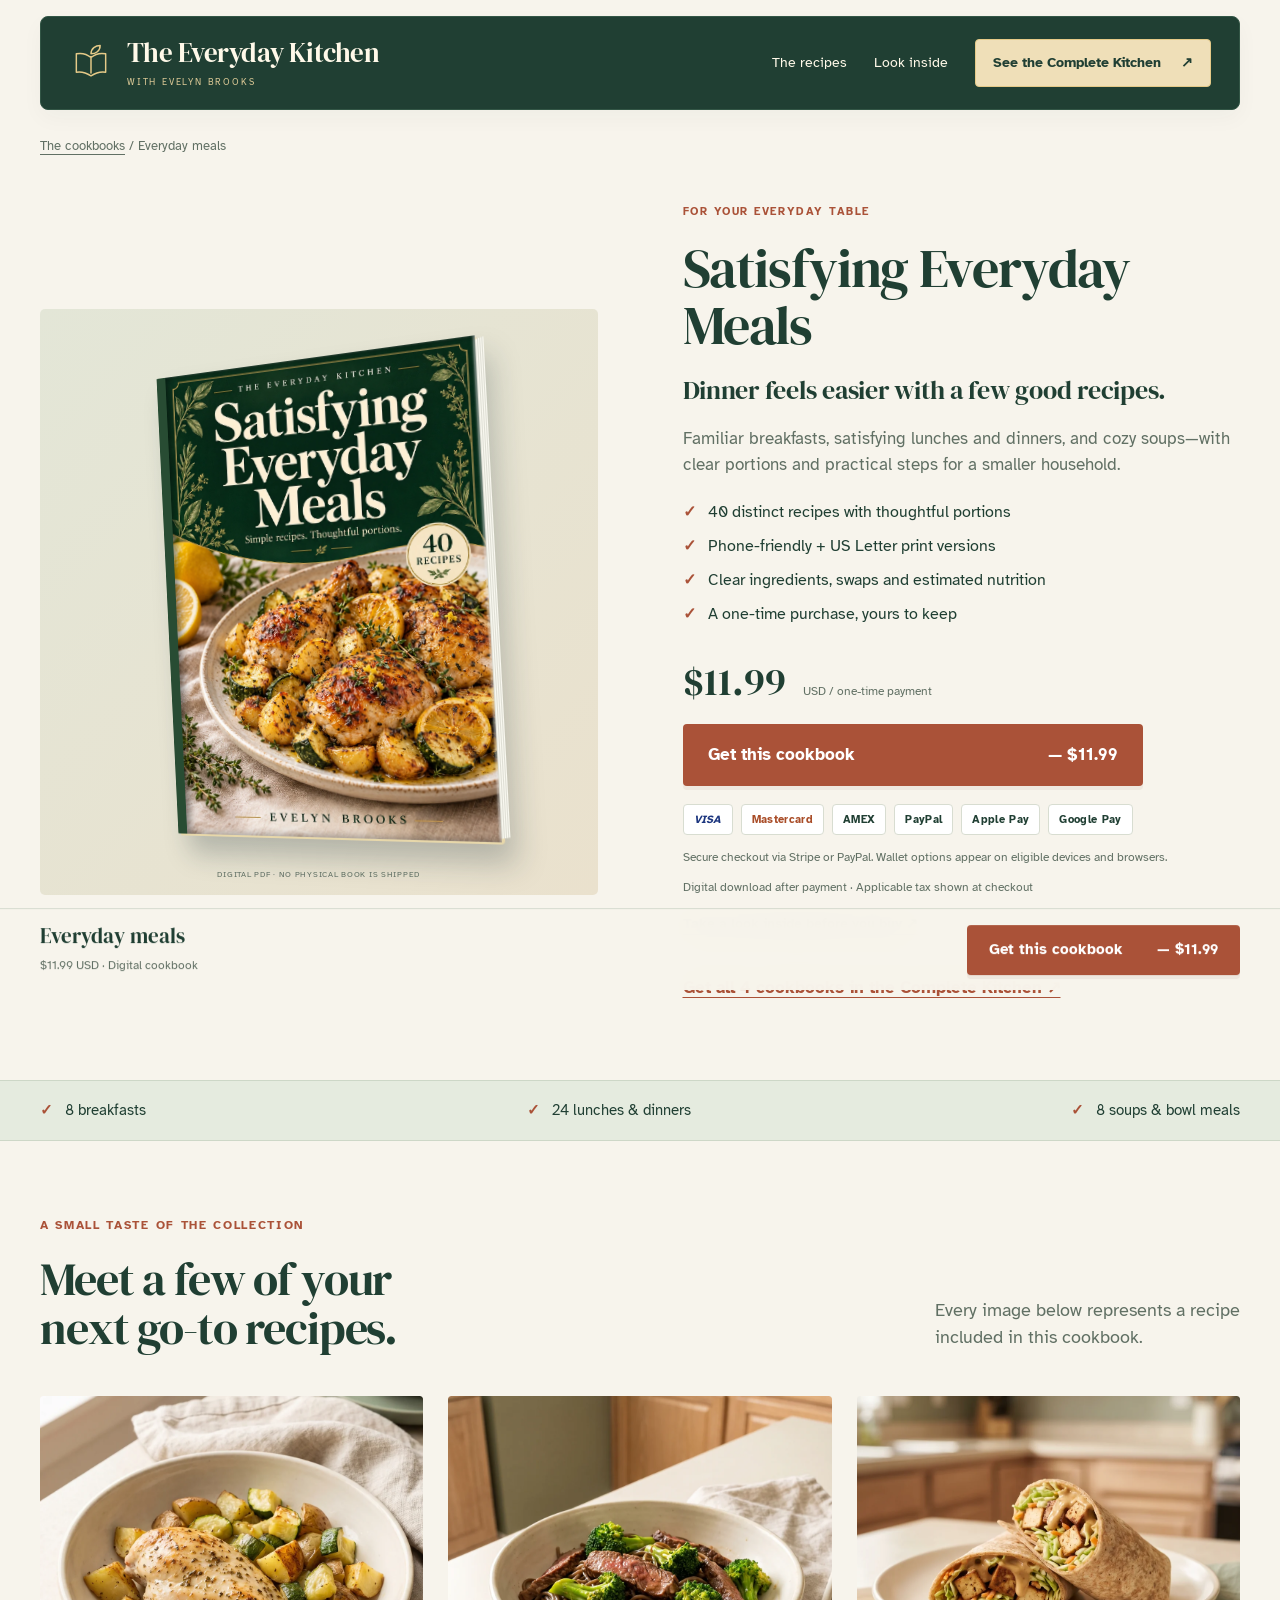
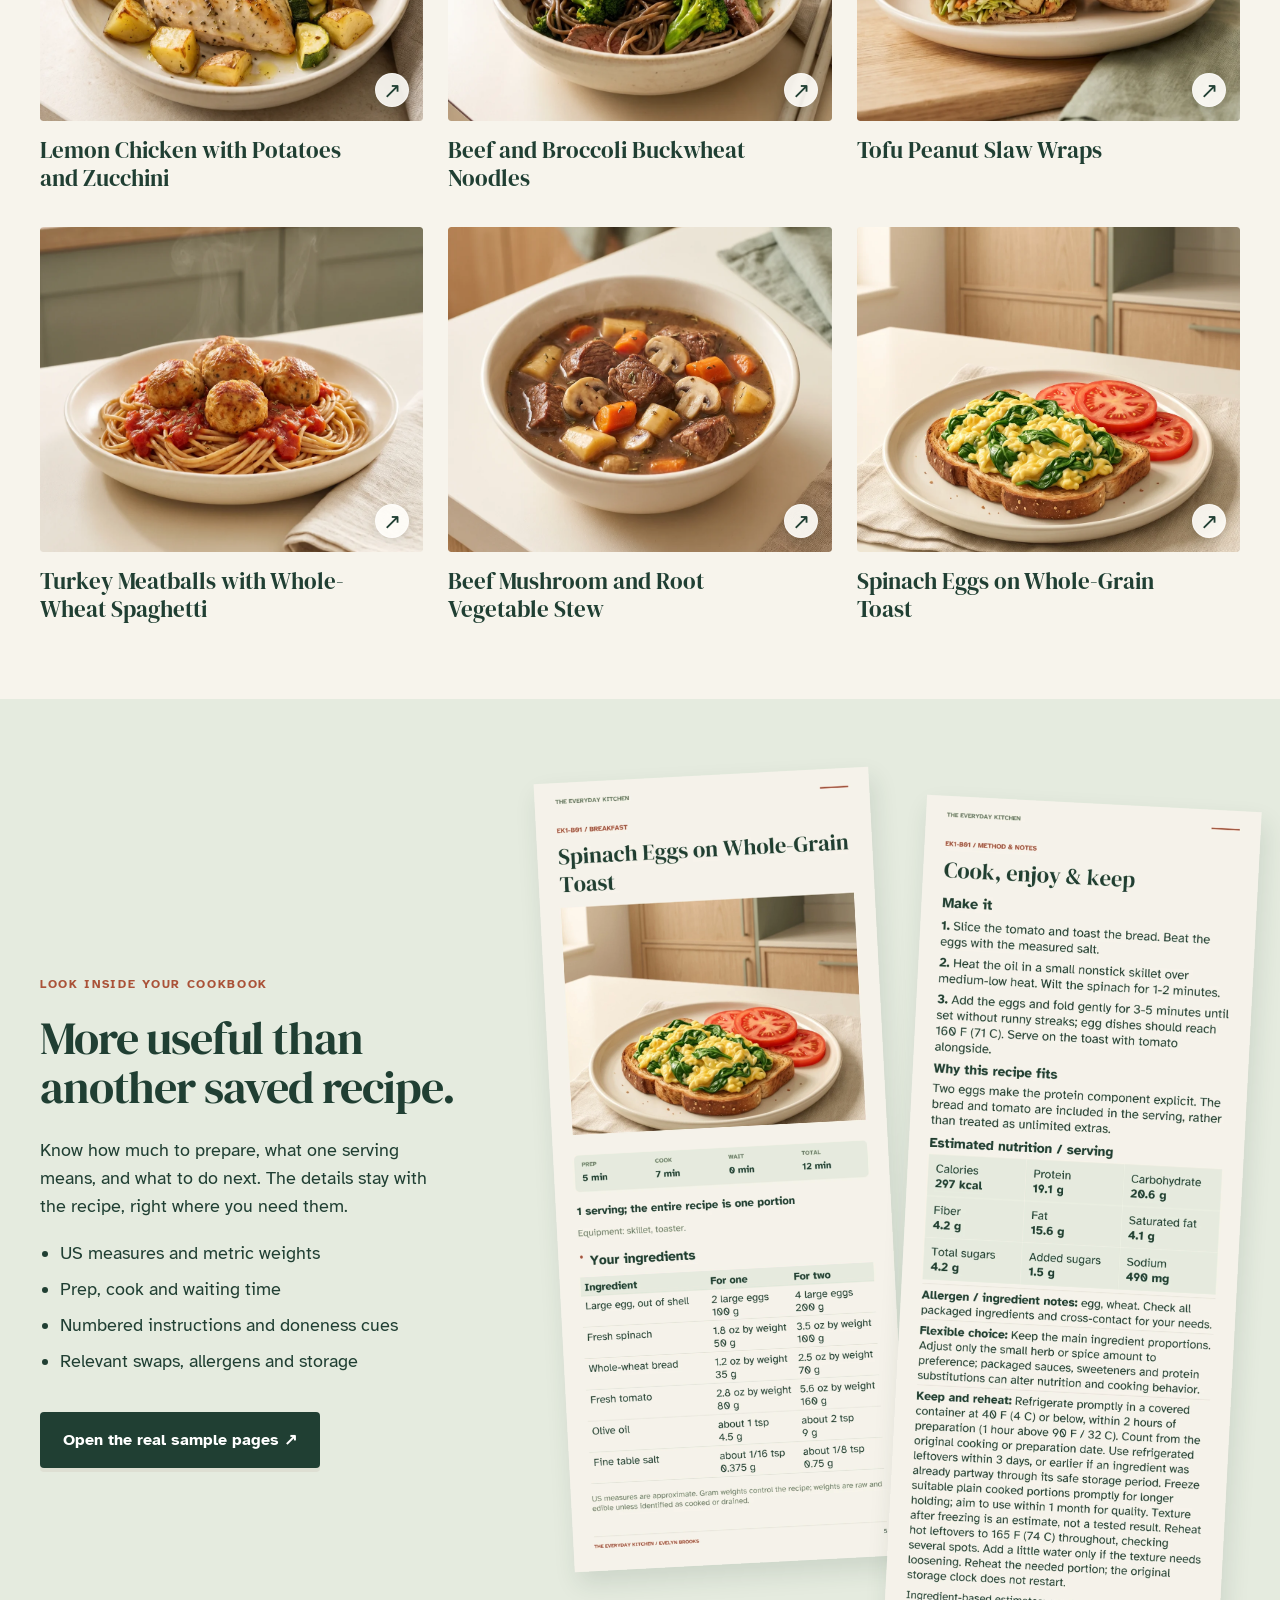
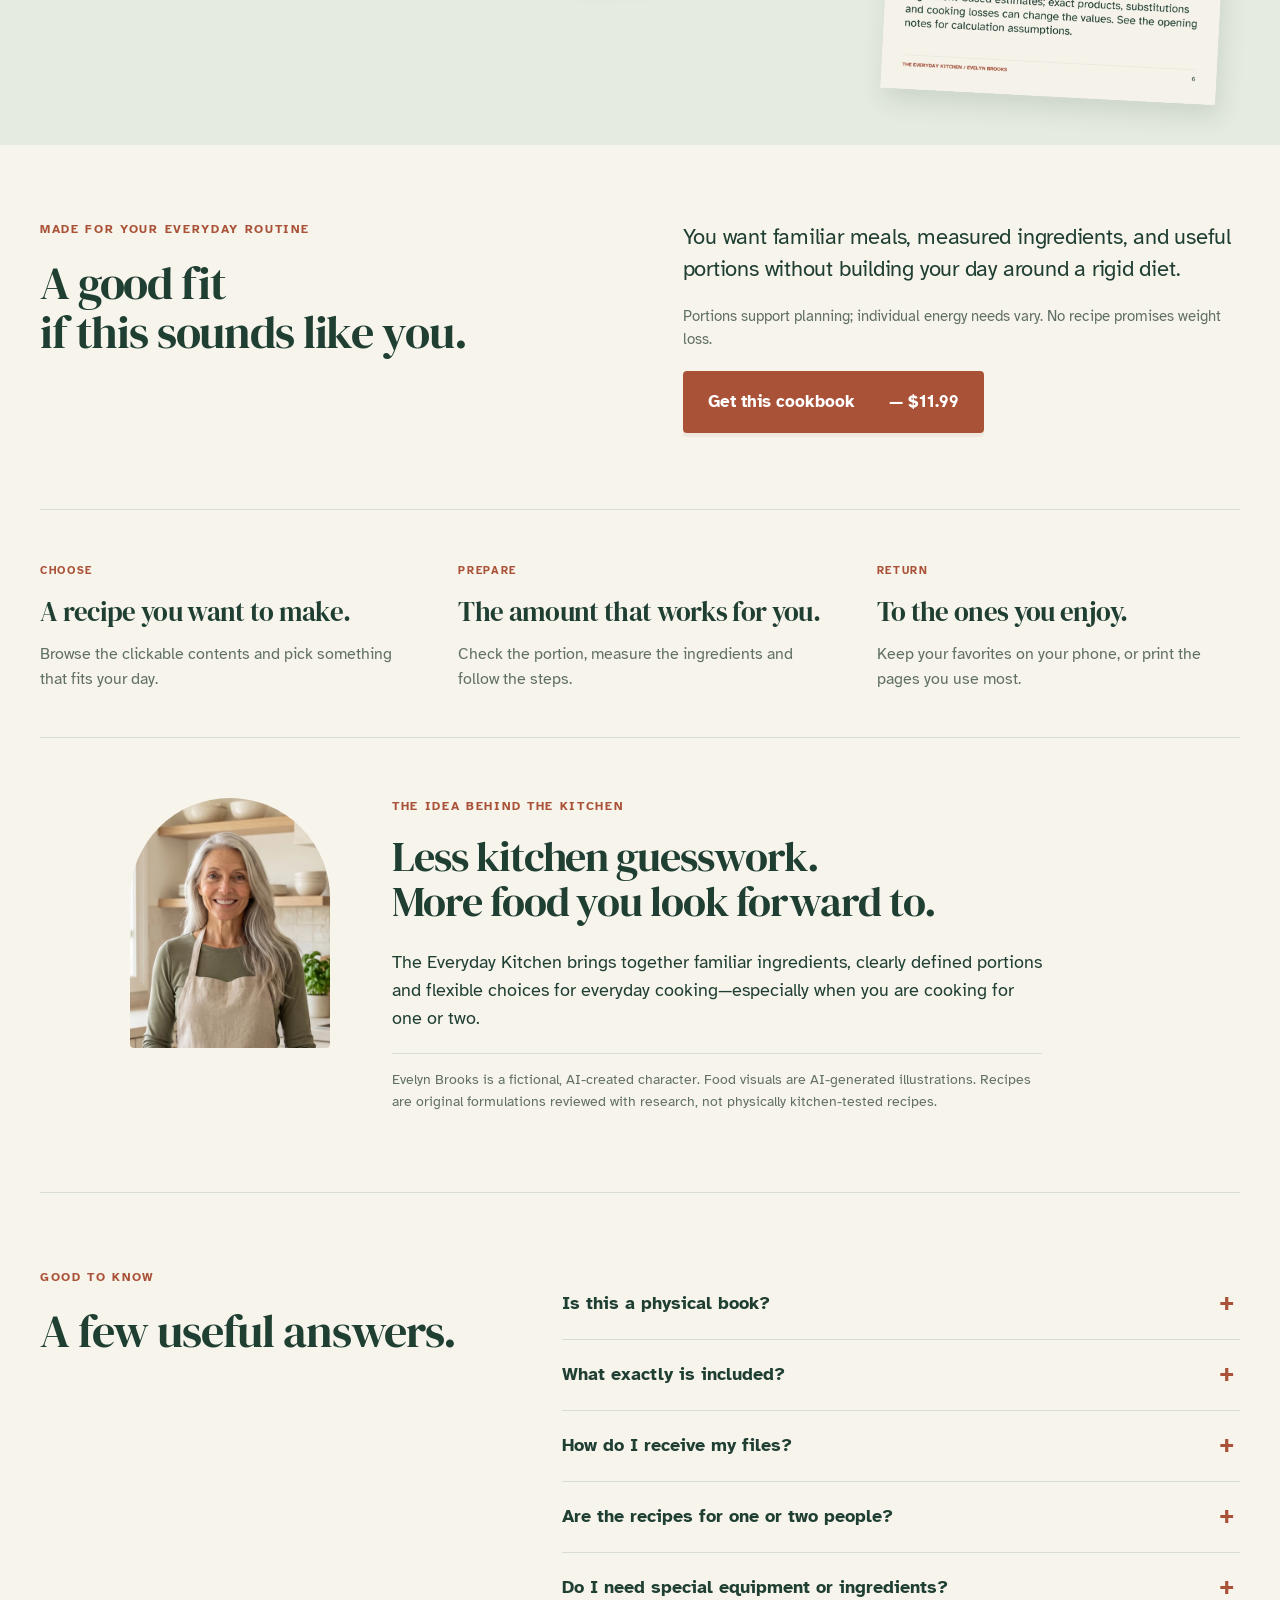
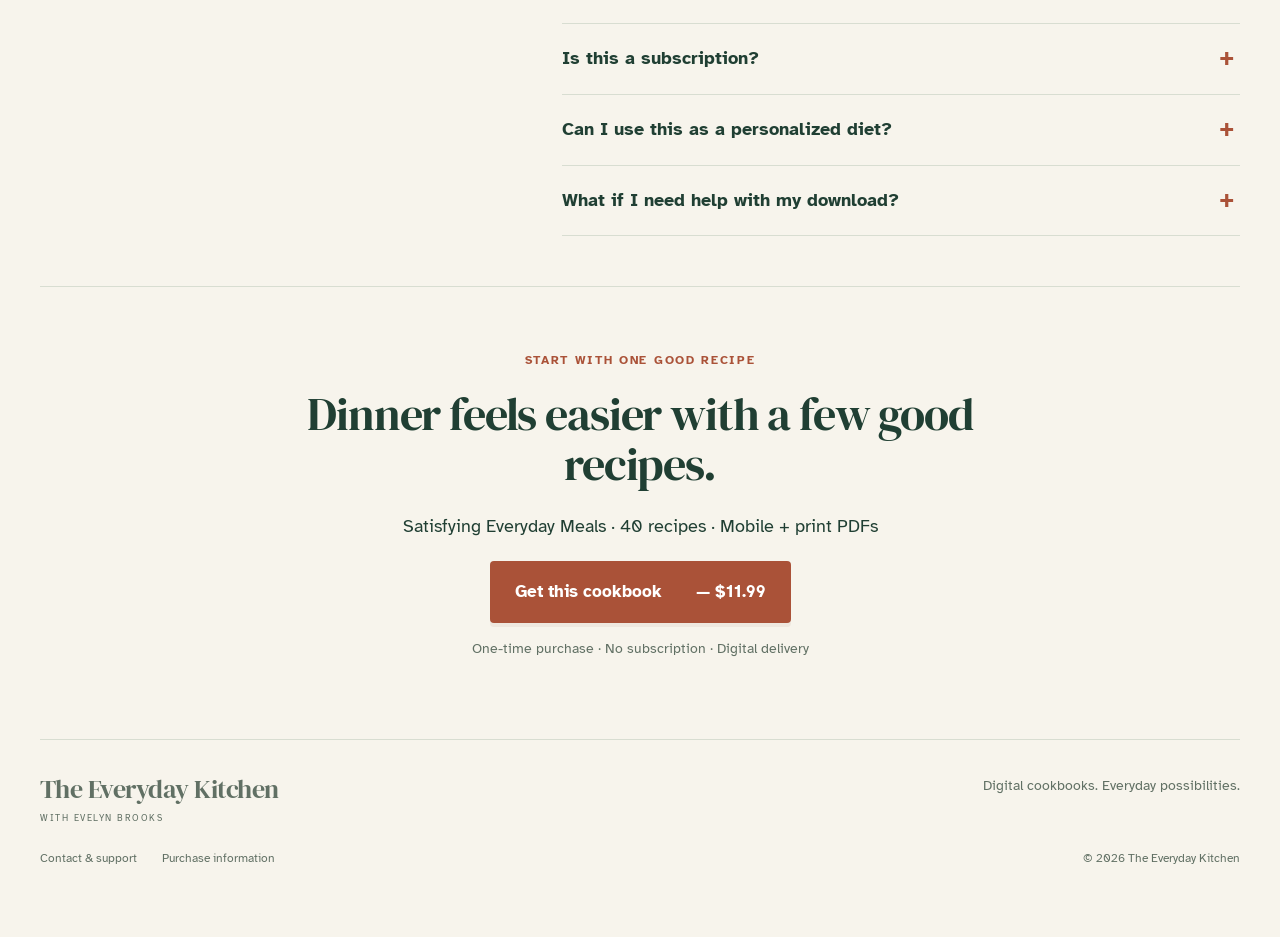
<file: p/satisfying-everyday-meals/index.html>
<!doctype html><html lang="en-US"><head><meta charset="utf-8"><meta name="viewport" content="width=device-width,initial-scale=1"><meta name="description" content="Familiar breakfasts, satisfying lunches and dinners, and cozy soups—with clear portions and practical steps for a smaller household."><meta name="theme-color" content="#203f33"><title>Satisfying Everyday Meals | The Everyday Kitchen</title><link rel="canonical" href="https://www.evelynseverydaykitchen.com/p/satisfying-everyday-meals/"><meta property="og:title" content="Satisfying Everyday Meals"><meta property="og:description" content="Familiar breakfasts, satisfying lunches and dinners, and cozy soups—with clear portions and practical steps for a smaller household."><meta property="og:type" content="website"><meta property="og:url" content="https://www.evelynseverydaykitchen.com/p/satisfying-everyday-meals/"><meta property="og:image" content="https://www.evelynseverydaykitchen.com/assets/collection-mockup-v3.webp"><link rel="icon" href="/favicon.svg"><link rel="preload" href="/assets/DMSerifDisplay-Regular.ttf" as="font" type="font/ttf" crossorigin><link rel="stylesheet" href="/styles.css"><link rel="stylesheet" href="/conversion.css"><script defer src="/app.js"></script></head><body><a class="skip" href="#main">Skip to content</a><header class="nav wrap"><a class="brand" href="/" aria-label="The Everyday Kitchen with Evelyn Brooks — home"><svg class="brand-emblem" viewBox="0 0 48 48" aria-hidden="true"><path d="M24 35V17m0 1c-6-5-11-5-16-4v20c6-1 10 0 16 4 6-4 10-5 16-4V14c-5-1-10-1-16 4Z"/><path d="M24 14c0-6 5-9 10-9 0 6-5 9-10 9Z"/></svg><div>The Everyday Kitchen<span>WITH EVELYN BROOKS</span></div></a><nav aria-label="Main navigation"><a href="/#inside">The recipes</a><a href="/#try">Look inside</a><a class="nav-free" href="/#offer">See the Complete Kitchen <span aria-hidden="true">↗</span></a></nav></header><main id="main"><div class="wrap breadcrumb"><a href="/">The cookbooks</a> / Everyday meals</div><section class="product-hero wrap"><div class="product-art"><div class="book single-book"><img src="/assets/meals-cover.webp" alt="Satisfying Everyday Meals cover"></div><span class="digital-tag">DIGITAL PDF · NO PHYSICAL BOOK IS SHIPPED</span></div><div class="product-copy"><span class="eyebrow">For your everyday table</span><h1>Satisfying Everyday Meals</h1><p class="lead">Dinner feels easier with a few good recipes.</p><p>Familiar breakfasts, satisfying lunches and dinners, and cozy soups—with clear portions and practical steps for a smaller household.</p><ul class="check-list"><li>40 distinct recipes with thoughtful portions</li><li>Phone-friendly + US Letter print versions</li><li>Clear ingredients, swaps and estimated nutrition</li><li>A one-time purchase, yours to keep</li></ul><div class="purchase-price">$11.99 <span>USD / one-time payment</span></div><a class="button" href="https://payhip.com/buy?link=xJVAN" data-track="checkout_meals_hero">Get this cookbook <span>— $11.99</span></a><div class="payment-options" aria-label="Payment options"><span>VISA</span><span>Mastercard</span><span>AMEX</span><span>PayPal</span><span>Apple Pay</span><span>Google Pay</span></div><p class="micro checkout-help">Secure checkout via Stripe or PayPal. Wallet options appear on eligible devices and browsers.</p><p class="micro">Digital download after payment · Applicable tax shown at checkout</p><a class="sample-link" href="/samples/satisfying-everyday-meals-sample.pdf" target="_blank">Take a look inside before you buy ↗</a><p class="individual-bundle-link"><a href="/#offer">Get all 4 cookbooks in the Complete Kitchen ↗</a></p></div></section><div class="benefit-rail"><div class="wrap"><span>8 breakfasts</span><span>24 lunches & dinners</span><span>8 soups & bowl meals</span></div></div><section class="section wrap"><div class="section-heading"><div><span class="eyebrow">A SMALL TASTE OF THE COLLECTION</span><h2>Meet a few of your<br>next go-to recipes.</h2></div><p>Every image below represents a recipe<br>included in this cookbook.</p></div><div class="recipe-grid"><figure><button class="recipe-zoom" data-preview="/assets/EK1-M01.webp" data-caption="Lemon Chicken with Potatoes and Zucchini" aria-label="Enlarge Lemon Chicken with Potatoes and Zucchini"><img src="/assets/EK1-M01.webp" alt="Lemon Chicken with Potatoes and Zucchini" loading="lazy"><span class="zoom-affordance" aria-hidden="true">↗</span></button><figcaption>Lemon Chicken with Potatoes and Zucchini</figcaption></figure><figure><button class="recipe-zoom" data-preview="/assets/EK1-M05.webp" data-caption="Beef and Broccoli Buckwheat Noodles" aria-label="Enlarge Beef and Broccoli Buckwheat Noodles"><img src="/assets/EK1-M05.webp" alt="Beef and Broccoli Buckwheat Noodles" loading="lazy"><span class="zoom-affordance" aria-hidden="true">↗</span></button><figcaption>Beef and Broccoli Buckwheat Noodles</figcaption></figure><figure><button class="recipe-zoom" data-preview="/assets/EK1-M08.webp" data-caption="Tofu Peanut Slaw Wraps" aria-label="Enlarge Tofu Peanut Slaw Wraps"><img src="/assets/EK1-M08.webp" alt="Tofu Peanut Slaw Wraps" loading="lazy"><span class="zoom-affordance" aria-hidden="true">↗</span></button><figcaption>Tofu Peanut Slaw Wraps</figcaption></figure><figure><button class="recipe-zoom" data-preview="/assets/EK1-M14.webp" data-caption="Turkey Meatballs with Whole-Wheat Spaghetti" aria-label="Enlarge Turkey Meatballs with Whole-Wheat Spaghetti"><img src="/assets/EK1-M14.webp" alt="Turkey Meatballs with Whole-Wheat Spaghetti" loading="lazy"><span class="zoom-affordance" aria-hidden="true">↗</span></button><figcaption>Turkey Meatballs with Whole-Wheat Spaghetti</figcaption></figure><figure><button class="recipe-zoom" data-preview="/assets/EK1-S05.webp" data-caption="Beef Mushroom and Root Vegetable Stew" aria-label="Enlarge Beef Mushroom and Root Vegetable Stew"><img src="/assets/EK1-S05.webp" alt="Beef Mushroom and Root Vegetable Stew" loading="lazy"><span class="zoom-affordance" aria-hidden="true">↗</span></button><figcaption>Beef Mushroom and Root Vegetable Stew</figcaption></figure><figure><button class="recipe-zoom" data-preview="/assets/EK1-B01.webp" data-caption="Spinach Eggs on Whole-Grain Toast" aria-label="Enlarge Spinach Eggs on Whole-Grain Toast"><img src="/assets/EK1-B01.webp" alt="Spinach Eggs on Whole-Grain Toast" loading="lazy"><span class="zoom-affordance" aria-hidden="true">↗</span></button><figcaption>Spinach Eggs on Whole-Grain Toast</figcaption></figure></div></section><section class="look section"><div class="wrap look-grid"><div><span class="eyebrow">LOOK INSIDE YOUR COOKBOOK</span><h2>More useful than<br>another saved recipe.</h2><p>Know how much to prepare, what one serving means, and what to do next. The details stay with the recipe, right where you need them.</p><ul class="plain-list"><li>US measures and metric weights</li><li>Prep, cook and waiting time</li><li>Numbered instructions and doneness cues</li><li>Relevant swaps, allergens and storage</li></ul><a class="button sample-button" href="/samples/satisfying-everyday-meals-sample.pdf" target="_blank">Open the real sample pages ↗</a></div><div class="page-spread"><button data-preview="/assets/meals-recipe.webp" data-caption="Actual ingredients page"><img src="/assets/meals-recipe.webp" alt="Enlarge the ingredients page" loading="lazy"></button><button data-preview="/assets/meals-method.webp" data-caption="Actual method and notes page"><img src="/assets/meals-method.webp" alt="Enlarge the preparation and notes" loading="lazy"></button></div></div></section><section class="fit section wrap"><div><span class="eyebrow">MADE FOR YOUR EVERYDAY ROUTINE</span><h2>A good fit<br>if this sounds like you.</h2></div><div><p class="lead">You want familiar meals, measured ingredients, and useful portions without building your day around a rigid diet.</p><p>Portions support planning; individual energy needs vary. No recipe promises weight loss.</p><a class="button" href="https://payhip.com/buy?link=xJVAN" data-track="checkout_meals_fit">Get this cookbook <span>— $11.99</span></a></div></section><section class="steps wrap"><div><span>CHOOSE</span><h3>A recipe you want to make.</h3><p>Browse the clickable contents and pick something that fits your day.</p></div><div><span>PREPARE</span><h3>The amount that works for you.</h3><p>Check the portion, measure the ingredients and follow the steps.</p></div><div><span>RETURN</span><h3>To the ones you enjoy.</h3><p>Keep your favorites on your phone, or print the pages you use most.</p></div></section><section class="about wrap"><img src="/assets/evelyn.webp" width="160" height="200" alt="Evelyn Brooks, the character behind The Everyday Kitchen" loading="lazy"><div><span class="eyebrow">THE IDEA BEHIND THE KITCHEN</span><h2>Less kitchen guesswork.<br>More food you look forward to.</h2><p>The Everyday Kitchen brings together familiar ingredients, clearly defined portions and flexible choices for everyday cooking—especially when you are cooking for one or two.</p><p class="editorial-note">Evelyn Brooks is a fictional, AI-created character. Food visuals are AI-generated illustrations. Recipes are original formulations reviewed with research, not physically kitchen-tested recipes.</p></div></section><section class="faq section wrap"><div><span class="eyebrow">GOOD TO KNOW</span><h2>A few useful answers.</h2></div><div><details><summary>Is this a physical book?</summary><p>No. Your purchase is a digital download: two PDFs of the same cookbook, one for your phone or tablet and one formatted for US Letter printing. No physical book is shipped.</p></details><details><summary>What exactly is included?</summary><p>One cookbook with 40 distinct recipes, in two layouts. Each recipe has a defined serving, ingredients in US measures and grams, numbered steps, estimated nutrition, relevant swaps, allergens, and storage notes. Other cookbooks and the Kitchen Companion are not included.</p></details><details><summary>How do I receive my files?</summary><p>After a successful Payhip checkout, your download is available on the confirmation page. Payhip also emails your download link. Save the PDFs to your device to use them offline.</p></details><details><summary>Are the recipes for one or two people?</summary><p>Single-serving recipes show amounts for one and two people. Small-batch recipes show the total yield and exactly how many pieces or portions make one serving. Read the stated yield before preparing a recipe.</p></details><details><summary>Do I need special equipment or ingredients?</summary><p>The collections use familiar grocery-store ingredients and common kitchen equipment. Each recipe lists what you need. Ingredient availability and individual tolerance vary.</p></details><details><summary>Is this a subscription?</summary><p>No. Each cookbook is a separate one-time purchase of $11.99 USD, plus any applicable tax shown at checkout. There are no recurring charges.</p></details><details><summary>Can I use this as a personalized diet?</summary><p>These recipes provide general food ideas, not an individualized diet or treatment. Nutrition and times are estimates. The recipes were developed and editorially reviewed with research, rather than physically kitchen-tested.</p></details><details><summary>What if I need help with my download?</summary><p>Contact evelyn.brooks.contact@gmail.com with your order details. Review the purchase and refund terms shown by the seller before completing checkout.</p></details></div></section><section class="final-cta wrap"><span class="eyebrow">START WITH ONE GOOD RECIPE</span><h2>Dinner feels easier with a few good recipes.</h2><p>Satisfying Everyday Meals · 40 recipes · Mobile + print PDFs</p><a class="button" href="https://payhip.com/buy?link=xJVAN" data-track="checkout_meals_final">Get this cookbook <span>— $11.99</span></a><p class="micro">One-time purchase · No subscription · Digital delivery</p></section><div class="sticky-buy"><div><strong>Everyday meals</strong><span>$11.99 USD · Digital cookbook</span></div><a class="button" href="https://payhip.com/buy?link=xJVAN" data-track="checkout_meals_sticky">Get this cookbook <span>— $11.99</span></a></div></main><footer class="wrap footer"><a class="brand" href="/">The Everyday Kitchen<span>WITH EVELYN BROOKS</span></a><p>Digital cookbooks. Everyday possibilities.</p><div><a href="mailto:evelyn.brooks.contact@gmail.com">Contact & support</a><a href="/information/">Purchase information</a><span>© 2026 The Everyday Kitchen</span></div></footer><dialog id="image-modal"><button class="modal-close" aria-label="Close preview">×</button><img alt=""><p></p></dialog><dialog id="checkout-pending"><button class="modal-close" aria-label="Close">×</button><h2>This collection is being prepared for checkout.</h2><p>You can explore the real sample pages or download the free starter while the store is being connected.</p><a class="button" href="/samples/three-day-starter.pdf">Open the free starter ↗</a></dialog></body></html>
</file>
<file: v3.css>
@font-face{font-family:KitchenDisplay;src:url('/assets/DMSerifDisplay-Regular.ttf');font-display:swap}
@font-face{font-family:KitchenSans;src:url('/assets/AtkinsonHyperlegible-Regular.ttf');font-display:swap}
@font-face{font-family:KitchenSans;src:url('/assets/AtkinsonHyperlegible-Bold.ttf');font-weight:700;font-display:swap}
:root{
  --ink:#1b2f27;--muted:#55645b;--green:#1f4a3a;--green-dk:#14322a;--forest:#14322a;--forest-2:#1e4536;
  --sage:#e7ecdc;--paper:#fbf7ec;--cream:#f4ecd9;--card:#fff;--line:#e2dcc9;
  --warm:#c04c26;--warm-dk:#a23b1a;--warm-bg:#fae4d8;--gold:#dcae57;--gold-soft:#f3dfb0;
  --on-dark:#f8f1e0;--on-dark-2:#c9d4c6;
  --shadow-lg:0 30px 60px -22px rgba(20,50,42,.42);--shadow-md:0 14px 34px -14px rgba(20,50,42,.3);
  --ease:cubic-bezier(.22,1,.36,1)
}
*{box-sizing:border-box}
html{scroll-behavior:smooth;scroll-padding-top:16px;-webkit-text-size-adjust:100%}
body{margin:0;background:var(--paper);color:var(--ink);font:18px/1.6 KitchenSans,Arial,sans-serif;padding-bottom:84px;overflow-x:clip}
img{display:block;max-width:100%;height:auto}
a{color:inherit;text-decoration:none}
a:focus-visible,summary:focus-visible,button:focus-visible,[tabindex]:focus-visible{outline:3px solid var(--gold);outline-offset:3px}
p{margin:0 0 18px}
h1,h2,h3{font-family:KitchenDisplay,Georgia,serif;font-weight:400;line-height:1.04;letter-spacing:-.018em;margin:0 0 18px;text-wrap:balance}
h1{font-size:clamp(46px,7.4vw,84px)}
h2{font-size:clamp(35px,4.8vw,58px)}
h3{font-size:30px}
em{font-style:italic;color:var(--warm)}
.shell{width:min(1200px,calc(100% - 32px));margin-inline:auto}
.section{padding-block:72px}
.eyebrow{display:block;color:var(--warm);font-size:13px;font-weight:700;letter-spacing:.15em;margin-bottom:14px}
.fine{font-size:14.5px;color:var(--muted);line-height:1.5}
.center{text-align:center}
.center-heading{text-align:center;max-width:760px;margin:0 auto 44px}
.center-heading p{color:var(--muted);font-size:19px}
.split-heading{display:grid;gap:6px;margin-bottom:36px}
.split-heading h2{margin-bottom:10px}
.split-heading>p{color:var(--muted);font-size:19px;margin:0;max-width:520px}
.skip{position:absolute;left:-999px}.skip:focus{left:12px;top:12px;background:#fff;padding:8px 12px;z-index:99}

/* buttons */
.button{display:flex;justify-content:center;align-items:center;gap:10px;background:var(--warm);color:#fff;font-weight:700;font-size:20px;line-height:1.2;padding:20px 26px;border-radius:999px;box-shadow:0 14px 26px -10px rgba(192,76,38,.75);transition:background .2s,transform .2s var(--ease),box-shadow .2s}
.button span{transition:transform .25s var(--ease)}
.button:active{transform:scale(.98)}
.button.ghost{background:transparent;color:var(--green);border:2px solid var(--green);box-shadow:none}
.button.compact{display:inline-flex}
.text-link{text-decoration:underline;text-underline-offset:3px;color:inherit}
@media (hover:hover){
  .button:hover{background:var(--warm-dk);transform:translateY(-2px)}
  .button:hover span{transform:translateX(3px)}
  .button.ghost:hover{background:var(--green);color:#fff}
}

/* top bar + nav */
.topbar{background:#0e2620;color:var(--gold-soft);text-align:center;font-size:14.5px;padding:9px 12px;letter-spacing:.01em}
.topbar a{text-decoration:underline}
.topbar.is-bf{background:var(--warm);color:#fff}
.nav{display:flex;justify-content:space-between;align-items:center;gap:16px;padding-block:16px}
.brand{font-family:KitchenDisplay,Georgia,serif;font-size:23px;line-height:1}
.brand span{display:block;font-family:KitchenSans,Arial,sans-serif;font-size:10px;letter-spacing:.18em;margin-top:6px;color:var(--muted)}
.nav-links{display:none}
.nav-buy{white-space:nowrap;font-size:15.5px;font-weight:700;background:var(--sage);padding:10px 18px;border-radius:999px;transition:background .2s,color .2s}
.stage-nav{background:var(--forest);color:var(--on-dark)}
.stage-nav .brand span{color:var(--gold)}
.stage-nav .nav-buy{background:transparent;border:1.5px solid rgba(243,223,176,.55);color:var(--gold-soft)}
@media (hover:hover){.stage-nav .nav-buy:hover{background:var(--gold-soft);color:var(--forest)}}

/* hero */
.stage{position:relative;background:radial-gradient(900px 620px at 76% 34%,#3a6a53 0,rgba(58,106,83,0) 70%),radial-gradient(700px 420px at 8% 100%,#1f4a3a 0,rgba(31,74,58,0) 70%),var(--forest);color:var(--on-dark);overflow:hidden}
.hero{display:grid;gap:10px;padding-block:14px 92px}
.hero .eyebrow{color:var(--gold)}
.hero em{color:var(--gold-soft)}
.hero h1{margin-bottom:16px}
.lead{font-size:20px;line-height:1.5;color:var(--on-dark-2);margin:0}
.hero-art{position:relative;margin:8px -6px 2px;animation:rise .9s var(--ease) both}
.hero-art>img{width:100%;filter:drop-shadow(0 26px 34px rgba(4,16,12,.5))}
.seal-count{position:absolute;right:-2px;bottom:-4px;width:98px;height:98px;border-radius:50%;background:var(--gold);color:var(--forest);display:grid;place-content:center;text-align:center;font-size:10px;font-weight:700;letter-spacing:.1em;line-height:1.1;box-shadow:0 0 0 3px var(--forest),0 0 0 4.5px var(--gold),0 14px 24px rgba(0,0,0,.4);transform:rotate(8deg)}
.seal-count b{display:block;font-family:KitchenDisplay,Georgia,serif;font-weight:400;font-size:33px;letter-spacing:0;line-height:.95}
.seal-count i{display:block;font-style:normal;letter-spacing:.02em;font-size:10.5px;margin-top:2px}
.price-line{display:flex;flex-wrap:wrap;align-items:baseline;gap:12px}
.now{font-family:KitchenDisplay,Georgia,serif;font-size:50px;line-height:1;color:var(--ink)}
.was{color:var(--muted);font-size:22px}
.tag{background:var(--warm-bg);color:var(--warm-dk);font-weight:700;font-size:14.5px;padding:5px 12px;border-radius:999px}
.hero .now{color:#fff;font-size:58px}
.hero .was{color:var(--on-dark-2)}
.hero .tag{background:var(--gold);color:var(--forest)}
.price-sub{font-size:16px;color:var(--muted);margin:8px 0 18px}
.hero .price-sub{color:var(--on-dark-2)}
.trust{list-style:none;padding:0;margin:18px 0 0;display:grid;grid-template-columns:1fr 1fr;gap:8px 12px;font-size:15px;color:var(--on-dark)}
.trust li::before{content:"✓ ";color:var(--gold);font-weight:700}
@keyframes rise{from{transform:translateY(22px) scale(.985)}to{transform:none}}

/* numbers */
.stats{position:relative;z-index:2;margin-top:-52px;display:grid;grid-template-columns:1fr 1fr;background:var(--card);border-radius:22px;box-shadow:var(--shadow-lg)}
.stats div{padding:20px 12px;text-align:center;border-bottom:1px solid var(--line)}
.stats div:nth-child(odd){border-right:1px solid var(--line)}
.stats div:nth-last-child(-n+2){border-bottom:0}
.stats b{display:block;font-family:KitchenDisplay,Georgia,serif;font-weight:400;font-size:38px;line-height:1.05;color:var(--green)}
.stats span{font-size:14.5px;color:var(--muted);line-height:1.25;display:block}

/* gallery */
.taste{padding-bottom:40px}
.gallery{display:grid;grid-auto-flow:column;grid-auto-columns:74%;gap:14px;overflow-x:auto;scroll-snap-type:x mandatory;padding:4px 16px 18px;scroll-padding-inline:16px;scrollbar-width:none}
.gallery::-webkit-scrollbar{display:none}
.gallery figure{position:relative;margin:0;border-radius:20px;overflow:hidden;scroll-snap-align:start;aspect-ratio:4/5;background:var(--cream);box-shadow:var(--shadow-md)}
.gallery img{width:100%;height:100%;object-fit:cover;transition:transform .7s var(--ease)}
.gallery figcaption{position:absolute;inset:auto 0 0;padding:52px 16px 16px;color:#fff;background:linear-gradient(transparent,rgba(10,24,18,.86))}
.gallery b{display:block;font-family:KitchenDisplay,Georgia,serif;font-weight:400;font-size:22px;line-height:1.12}
.gallery span{display:block;font-size:13.5px;color:var(--gold-soft);margin-top:4px}
.taste>.fine{margin-top:10px}
@media (hover:hover){.gallery figure:hover img{transform:scale(1.05)}}

/* offer */
.offer{background:linear-gradient(180deg,var(--cream),var(--sage))}
.bf-note{background:var(--warm);color:#fff!important;border-radius:14px;padding:12px 16px;font-size:17px!important}
.tiers{display:grid;gap:26px;align-items:start}
.tier{background:var(--card);border:1px solid var(--line);border-radius:28px;padding:30px 22px 24px;position:relative;box-shadow:var(--shadow-md)}
.tier.featured{background:radial-gradient(520px 320px at 50% 12%,#39684f 0,rgba(57,104,79,0) 72%),var(--forest);border:2px solid var(--gold);color:var(--on-dark);box-shadow:var(--shadow-lg)}
.ribbon{position:absolute;top:-16px;left:50%;transform:translateX(-50%);white-space:nowrap;background:var(--gold);color:var(--forest);font-size:13px;font-weight:700;letter-spacing:.14em;padding:7px 18px;border-radius:999px}
.tier-art{width:min(100%,430px);margin:4px auto 16px;filter:drop-shadow(0 16px 20px rgba(4,16,12,.45))}
.tier-art.one{width:124px;filter:drop-shadow(0 14px 16px rgba(20,50,42,.35))}
.tier h3{margin-bottom:6px;text-align:center;font-size:34px}
.tier-sub{text-align:center;color:var(--muted);font-size:16px;margin-bottom:18px}
.featured .tier-sub{color:var(--gold-soft)}
.tier>.price-line{justify-content:center;margin-bottom:16px}
.value{list-style:none;margin:0 0 4px;padding:0}
.value li{display:flex;justify-content:space-between;gap:14px;align-items:baseline;padding:11px 0;border-bottom:1px solid rgba(243,223,176,.2)}
.value b{display:block;font-size:17px;line-height:1.3}
.value small{display:block;font-size:14px;line-height:1.35;color:var(--on-dark-2);margin-top:2px}
.value s{color:var(--on-dark-2);font-size:15.5px;white-space:nowrap}
.total{text-align:center;padding:16px 0 18px}
.total>span{font-size:15.5px;color:var(--on-dark-2);display:block;margin-bottom:6px}
.total .price-line{justify-content:center;align-items:center}
.featured .now{color:#fff;font-size:60px}
.featured .tag{background:var(--gold);color:var(--forest)}
.featured .fine{color:var(--on-dark-2)}
.checks{list-style:none;padding:0;margin:0 0 22px}
.checks li{padding:8px 0 8px 32px;position:relative;border-bottom:1px solid var(--line);font-size:17px;line-height:1.4}
.checks li:last-child{border-bottom:0}
.checks li::before{content:"✓";position:absolute;left:3px;top:8px;width:21px;height:21px;border-radius:50%;background:var(--sage);color:var(--green);font-size:13px;font-weight:700;display:grid;place-content:center}
.tier .fine{text-align:center;margin:14px 0 0}
.pay-note{text-align:center;font-size:15px;color:var(--muted);margin:28px auto 0;max-width:680px}

/* before / after */
.ba{display:grid;gap:16px;max-width:980px;margin-inline:auto}
.ba-col{border-radius:24px;padding:28px 24px}
.ba-col ul{list-style:none;padding:0;margin:0}
.ba-col li{padding:9px 0 9px 32px;position:relative;font-size:18.5px;line-height:1.4}
.before{background:var(--cream);color:var(--muted)}
.before li::before{content:"✕";position:absolute;left:4px;color:#ab8f6d;font-weight:700}
.after{background:var(--forest);color:var(--on-dark);box-shadow:var(--shadow-lg)}
.after li::before{content:"✓";position:absolute;left:4px;font-weight:700;color:var(--gold)}
.ba-label{display:block;font-size:13px;font-weight:700;letter-spacing:.14em;margin-bottom:10px}
.after .ba-label{color:var(--gold)}

/* inside */
.inside{background:#fff}
.books{display:grid;gap:16px;margin:0 auto 22px;align-items:start}
.book{border:1px solid var(--line);border-radius:22px;background:var(--paper);overflow:hidden;transition:box-shadow .25s,transform .25s var(--ease)}
.book summary{list-style:none;display:flex;gap:18px;align-items:center;padding:18px;cursor:pointer}
.book summary::-webkit-details-marker{display:none}
.book summary img{width:92px;flex:none;filter:drop-shadow(0 8px 10px rgba(20,50,42,.32))}
.book summary b{display:block;font-family:KitchenDisplay,Georgia,serif;font-weight:400;font-size:23px;line-height:1.14}
.book summary small{display:block;color:var(--muted);font-size:15px;line-height:1.35;margin:5px 0 7px}
.book summary i{font-style:normal;font-size:15.5px;font-weight:700;color:var(--warm-dk)}
.book summary i::after{content:" ↓"}
.book[open] summary i::after{content:" ↑"}
.recipe-list{padding:2px 20px 20px;border-top:1px solid var(--line)}
.recipe-list h4{font-size:12.5px;letter-spacing:.13em;color:var(--warm-dk);margin:16px 0 6px}
.recipe-list ul{margin:0;padding:0;list-style:none;columns:2 210px;column-gap:24px}
.recipe-list li{font-size:15.5px;padding:3px 0;break-inside:avoid;line-height:1.35}
@media (hover:hover){.book:hover{box-shadow:var(--shadow-md);transform:translateY(-2px)}}

/* pages */
.pages{background:var(--forest);color:var(--on-dark);overflow:hidden}
.pages .eyebrow{color:var(--gold)}.pages em{color:var(--gold-soft)}
.pages p{color:var(--on-dark-2);font-size:19px}
.pages .checks li{border-color:rgba(243,223,176,.2)}
.pages .checks li::before{background:var(--gold);color:var(--forest)}
.pages-grid{display:grid;gap:34px;align-items:center}
.phones{display:flex;justify-content:center;align-items:center;gap:0;padding-block:8px}
.phone{width:37%;max-width:232px;aspect-ratio:9/18.6;flex:none;border-radius:26px;background:#0b1512;padding:6px;box-shadow:0 26px 40px -14px rgba(0,0,0,.65),0 0 0 1px rgba(255,255,255,.12);overflow:hidden;margin-inline:-3%}
.phone img{width:100%;height:100%;object-fit:cover;object-position:top;border-radius:20px}
.phone:first-child{transform:rotate(-6deg) translateY(16px) scale(.92)}
.phone:last-child{transform:rotate(6deg) translateY(16px) scale(.92)}
.lead-phone{position:relative;z-index:2}

/* free recipe */
.fr-intro{text-align:center;max-width:780px;margin:0 auto 32px}
.fr-intro p{color:var(--muted);font-size:19px}
.recipe-card{background:#fff;border:1px solid var(--line);border-radius:26px;max-width:940px;margin:0 auto 32px;overflow:hidden;box-shadow:var(--shadow-md)}
.recipe-card header{background:var(--forest);color:var(--on-dark);padding:26px}
.recipe-card header h3{margin:8px 0 0;font-size:clamp(30px,4vw,40px)}
.rc-tag{font-size:12.5px;letter-spacing:.13em;font-weight:700;color:var(--gold)}
.rc-body{display:grid;gap:24px;padding:26px}
.rc-body h4{font-size:13px;letter-spacing:.13em;text-transform:uppercase;color:var(--warm-dk);margin:0 0 10px}
.rc-body ul,.rc-body ol{margin:0;padding-left:20px;font-size:17px}
.rc-body li{margin-bottom:7px}
.rc-kit,.rc-tip{font-size:16px;margin:14px 0 0}
.rc-tip{background:var(--cream);padding:14px 16px;border-radius:14px}

/* plan */
.plan{background:var(--cream)}
.week{display:grid;grid-auto-flow:column;grid-auto-columns:78%;gap:14px;overflow-x:auto;scroll-snap-type:x mandatory;padding:4px 16px 20px;margin-inline:calc((100vw - min(1200px,100vw - 32px))/-2);scroll-padding-inline:16px;scrollbar-width:thin}
.week article{scroll-snap-align:start;background:#fff;border-radius:20px;padding:20px 18px;box-shadow:0 10px 24px -16px rgba(20,50,42,.4)}
.week h3{display:flex;align-items:baseline;gap:7px;font-size:38px;color:var(--green);margin-bottom:10px;line-height:1}
.week h3 small{font-family:KitchenSans,Arial,sans-serif;font-size:12px;font-weight:700;letter-spacing:.15em;color:var(--warm-dk)}
.week dl{margin:0}
.week dt{font-size:12px;font-weight:700;letter-spacing:.1em;text-transform:uppercase;color:var(--muted);margin-top:11px}
.week dd{margin:1px 0 0;font-size:16px;line-height:1.3}
.plan-points{display:grid;gap:20px;margin-top:22px;align-items:center}
.plan .checks{margin:0}
.plan .checks li{border-color:#ddd2b8}
.plan .checks li::before{background:#fff}
.soft-note{background:var(--forest);color:var(--on-dark);border-radius:20px;padding:22px 24px;font-size:18px;margin:0}
.soft-note b{color:var(--gold-soft)}

/* steps */
.step-list{list-style:none;padding:0;margin:0;display:grid;gap:14px;counter-reset:s}
.step-list li{counter-increment:s;background:#fff;border:1px solid var(--line);border-radius:22px;padding:22px 20px 22px 86px;position:relative}
.step-list li::before{content:counter(s);position:absolute;left:20px;top:20px;width:48px;height:48px;border-radius:50%;background:var(--forest);color:var(--gold-soft);display:grid;place-content:center;font-family:KitchenDisplay,Georgia,serif;font-size:25px}
.step-list b{display:block;font-family:KitchenDisplay,Georgia,serif;font-weight:400;font-size:24px;line-height:1.15;margin-bottom:4px}
.step-list span{color:var(--muted);font-size:17px;line-height:1.4;display:block}

/* guarantee */
.guarantee-band{background:radial-gradient(640px 320px at 18% 50%,#39684f 0,rgba(57,104,79,0) 72%),var(--forest);color:var(--on-dark);padding-block:60px}
.guarantee{display:grid;gap:24px;align-items:center;text-align:center}
.seal{width:142px;height:142px;border-radius:50%;background:var(--gold);color:var(--forest);display:grid;place-content:center;text-align:center;margin:0 auto;box-shadow:0 0 0 5px var(--forest),0 0 0 7px var(--gold),0 18px 30px rgba(0,0,0,.35)}
.seal b{font-family:KitchenDisplay,Georgia,serif;font-weight:400;font-size:60px;line-height:.95}.seal span{font-size:13px;letter-spacing:.2em;font-weight:700}
.guarantee h2{font-size:clamp(32px,3.9vw,48px)}
.guarantee p{margin:0;color:var(--on-dark-2);font-size:19px}

/* about */
.about{display:grid;gap:28px;align-items:center}
.about img{width:100%;max-height:520px;object-fit:cover;object-position:50% 12%;border-radius:26px;box-shadow:var(--shadow-lg)}
.about p{color:var(--muted)}
.disclosure{background:#fff;border:1px solid var(--line);border-radius:16px;padding:14px 16px}

/* faq */
.faq{background:#fff}
.faq-list{max-width:860px;margin:0 auto}
.faq-list details{border-bottom:1px solid var(--line)}
.faq-list summary{list-style:none;padding:20px 40px 20px 0;font-weight:700;font-size:19px;line-height:1.35;position:relative;cursor:pointer}
.faq-list summary::-webkit-details-marker{display:none}
.faq-list summary::after{content:"+";position:absolute;right:4px;top:15px;font-size:28px;font-weight:400;color:var(--warm)}
.faq-list details[open] summary::after{content:"–"}
.faq-list p{color:var(--muted);font-size:18px}
.faq-list a{text-decoration:underline}

/* final */
.final{background:radial-gradient(760px 480px at 26% 45%,#3a6a53 0,rgba(58,106,83,0) 72%),var(--forest);color:var(--on-dark);padding-block:64px;overflow:hidden}
.final-grid{display:grid;gap:26px;align-items:center}
.final-grid>img{width:min(100%,560px);margin-inline:auto;filter:drop-shadow(0 22px 28px rgba(4,16,12,.5))}
.final .eyebrow{color:var(--gold)}.final em{color:var(--gold-soft)}
.final .price-line{margin-bottom:18px}
.final .now{color:#fff;font-size:56px}.final .was{color:var(--on-dark-2)}
.final .fine{margin:16px 0 0;color:var(--on-dark-2)}

.footer{background:#0e2620;color:var(--on-dark-2)}
.footer-in{display:grid;gap:16px;padding-block:32px}
.footer .brand{color:var(--on-dark)}.footer .brand span{color:var(--gold)}
.footer-in div{display:flex;flex-wrap:wrap;gap:8px 22px;font-size:15px}
.footer small{flex-basis:100%}
/* páginas secundárias (/information/) usam o rodapé e o cabeçalho claros */
.info em{color:var(--green)}

/* sticky */
.sticky{position:fixed;left:0;right:0;bottom:0;z-index:50;background:#fff;border-top:1px solid var(--line);box-shadow:0 -10px 28px rgba(20,50,42,.16);display:flex;align-items:center;justify-content:space-between;gap:12px;padding:10px 16px calc(10px + env(safe-area-inset-bottom));transform:translateY(110%);transition:transform .35s var(--ease)}
.sticky.show{transform:none}
.sticky span{line-height:1.15}
.sticky small{display:block;font-size:12.5px;color:var(--muted)}
.sticky b{font-family:KitchenDisplay,Georgia,serif;font-size:27px;font-weight:400}
.sticky s{color:var(--muted);font-size:14.5px}
.sticky .button{font-size:17px;padding:14px 22px;white-space:nowrap}

/* reveal */
.motion .reveal{opacity:0;transform:translateY(22px);transition:opacity .7s var(--ease),transform .7s var(--ease)}
.motion .reveal.in{opacity:1;transform:none}

@media (min-width:620px){
  .stats{grid-template-columns:repeat(4,1fr)}
  .stats div,.stats div:nth-last-child(-n+2){border-bottom:0;border-right:1px solid var(--line)}
  .stats div:last-child{border-right:0}
  .gallery{grid-auto-columns:42%}
  .week{grid-auto-columns:40%}
  .books{grid-template-columns:1fr 1fr}
}
@media (min-width:980px){
  body{padding-bottom:0}
  .section{padding-block:104px}
  .nav-links{display:flex;gap:28px;font-size:16px;color:var(--on-dark-2)}
  .nav-links a{transition:color .2s}
  .nav-links a:hover{color:#fff}
  .hero{grid-template-columns:minmax(0,.86fr) minmax(0,1.14fr);grid-template-areas:"copy art" "buy art";column-gap:44px;row-gap:26px;align-items:center;padding-block:34px 132px}
  .hero-copy{grid-area:copy;align-self:end}.hero-buy{grid-area:buy;align-self:start;max-width:520px}
  .hero-art{grid-area:art;margin:0 -36px 0 -8px}
  .lead{font-size:21px}
  .seal-count{width:138px;height:138px;right:6px;bottom:2px;font-size:13px}
  .seal-count b{font-size:47px}.seal-count i{font-size:14px}
  .stats{margin-top:-68px}
  .stats div{padding:28px 14px}.stats b{font-size:50px}.stats span{font-size:16px}
  .split-heading{grid-template-columns:1.3fr .7fr;align-items:end;gap:48px}
  .gallery{grid-auto-flow:row;grid-template-columns:repeat(3,1fr);grid-auto-columns:auto;width:min(1200px,calc(100% - 32px));margin-inline:auto;padding:4px 0 18px;overflow:visible;gap:20px}
  .gallery figure{aspect-ratio:5/5.3}
  .gallery b{font-size:26px}.gallery span{font-size:15px}
  .tiers{grid-template-columns:1.32fr .78fr;max-width:1080px;margin-inline:auto}
  .tier{padding:38px 36px 30px}
  .tier-art.one{width:190px}
  .ba{grid-template-columns:1fr 1fr}.ba-col{padding:36px}
  .book summary{padding:22px}.book summary img{width:118px}
  .pages-grid{grid-template-columns:.92fr 1.08fr;gap:60px}
  .phone{border-radius:32px;padding:8px}.phone img{border-radius:25px}
  .rc-body{grid-template-columns:.8fr 1.2fr;padding:34px}
  .recipe-card header{padding:32px 34px}
  .week{grid-auto-flow:row;grid-template-columns:repeat(7,1fr);grid-auto-columns:auto;overflow:visible;margin-inline:0;padding:4px 0 20px;gap:10px}
  .week article{padding:16px 13px}
  .week h3{font-size:32px}
  .week dd{font-size:14.5px}
  .plan-points{grid-template-columns:1fr 1fr;gap:48px}
  .step-list{grid-template-columns:repeat(3,1fr)}
  .step-list li{padding:28px 26px}
  .step-list li::before{position:static;margin-bottom:14px}
  .guarantee{grid-template-columns:190px 1fr;text-align:left;max-width:1000px;gap:44px}
  .about{grid-template-columns:.8fr 1.2fr;gap:64px;max-width:1080px}
  .about img{max-height:620px}
  .final{padding-block:90px}
  .final-grid{grid-template-columns:1.05fr .95fr;gap:56px}
  .final-grid .button{max-width:460px}
  .footer-in{grid-template-columns:1fr auto;align-items:center}
  .footer-in div{justify-content:flex-end}.footer small{text-align:right}
  .sticky{left:auto;right:24px;bottom:24px;border-radius:999px;border:1px solid var(--line);max-width:460px;padding:10px 12px 10px 26px}
}
/* telemóvel: preço e botão aparecem no primeiro ecrã; o texto de apoio passa para depois */
@media (max-width:979px){
  h1{font-size:clamp(42px,11.6vw,64px)}
  .brand{font-size:20px;white-space:nowrap}
  .nav{padding-block:12px}
  .nav-buy{font-size:15px;padding:9px 15px}
  .hero{padding-top:6px;gap:6px}
  .hero-copy{display:contents}
  .hero .eyebrow{order:1;font-size:12px;margin-bottom:4px}
  .hero h1{order:2;margin-bottom:2px}
  .hero-art{order:3;margin-top:2px}
  .hero-buy{order:4;margin-top:12px}
  .lead{order:5;margin-top:18px;font-size:19px}
  .hero .now{font-size:50px}
  .hero .was{font-size:19px}
  .hero .price-line{gap:9px;flex-wrap:nowrap;align-items:center}
  .hero .tag{white-space:nowrap;font-size:13.5px;padding:4px 10px}
  .hero .price-sub{font-size:15px;margin:4px 0 12px}
  .seal-count{width:84px;height:84px;font-size:9px}
  .seal-count b{font-size:28px}.seal-count i{font-size:9.5px}
  .week{scrollbar-width:none}.week::-webkit-scrollbar{display:none}
}
@media (prefers-reduced-motion:reduce){html{scroll-behavior:auto}.sticky,.button,.book,.gallery img{transition:none}.hero-art{animation:none}}

/* cookie choice: same weight for both buttons; hides the sticky bar while open */
.cookie{position:fixed;left:12px;right:12px;bottom:12px;z-index:60;max-width:560px;margin:0 auto;background:#fff;border:1px solid var(--line);border-radius:18px;box-shadow:0 14px 36px rgba(20,50,42,.3);padding:14px 16px}
.cookie p{margin:0 0 10px;font-size:15px;line-height:1.45;color:var(--ink)}
.cookie a{text-decoration:underline}
.cookie-actions{display:grid;grid-template-columns:1fr 1fr;gap:10px}
.cookie-btn{font:inherit;font-size:16px;font-weight:700;min-height:46px;border-radius:999px;border:2px solid var(--green);background:#fff;color:var(--green);cursor:pointer}
.cookie-btn:focus-visible{outline:3px solid var(--gold);outline-offset:2px}
body.cookie-open .sticky{display:none}
.linklike{font:inherit;color:inherit;background:none;border:0;padding:0;cursor:pointer;text-decoration:underline}
</file>
<file: styles.css>
@font-face{font-family:KitchenSerif;src:url('/assets/DMSerifDisplay-Regular.ttf')}@font-face{font-family:KitchenSans;src:url('/assets/AtkinsonHyperlegible-Regular.ttf')}@font-face{font-family:KitchenSans;src:url('/assets/AtkinsonHyperlegible-Bold.ttf');font-weight:700}
:root{--paper:#f7f4ec;--ink:#203f33;--muted:#617064;--sage:#e5ebdf;--rust:#aa5238;--rust-dark:#883b27;--line:#d8ddd1;--butter:#f2e5c6;--white:#fffefa;--serif:KitchenSerif,Georgia,serif;--sans:KitchenSans,Arial,sans-serif}*{box-sizing:border-box}html{scroll-behavior:smooth;scroll-padding-top:35px}body{margin:0;color:var(--ink);background:var(--paper);font:18px/1.55 var(--sans)}a{color:inherit;text-decoration:none}a:hover{text-decoration:none}img{max-width:100%;display:block}button{font:inherit;color:inherit;cursor:pointer}button,a{-webkit-tap-highlight-color:transparent}button:focus-visible,a:focus-visible,summary:focus-visible{outline:3px solid var(--rust);outline-offset:6px}p{margin:0 0 20px}h1,h2,h3{font-family:var(--serif);font-weight:400;line-height:1.07;margin:0 0 25px;letter-spacing:-.025em}h1{font-size:clamp(46px,5vw,76px)}h2{font-size:clamp(36px,3.6vw,54px)}h3{font-size:30px}em{font-weight:400}small,.micro{font-size:14px;line-height:1.45;color:var(--muted)}.wrap{width:min(1200px,calc(100% - 80px));margin-inline:auto}.eyebrow{display:block;color:var(--rust);font-size:12px;line-height:1.4;letter-spacing:.14em;font-weight:700;margin-bottom:20px;text-transform:uppercase}.section{padding-block:100px}.button{border:0;background:var(--rust);color:white;display:inline-flex;align-items:center;justify-content:space-between;gap:34px;padding:19px 25px;min-height:62px;border-radius:4px;font-size:17px;font-weight:700;line-height:1.3;box-shadow:0 4px 0 #74311f10;transition:background .18s,transform .18s}.button:hover{background:var(--rust-dark);transform:translateY(-2px)}.button span{white-space:nowrap}.button.light{background:var(--paper);color:var(--ink)}.button.light:hover{background:white}.text-link,.sample-link{display:inline-block;text-decoration:underline;text-underline-offset:6px;font-weight:700;font-size:16px}.text-link span{margin-left:12px}.skip{position:absolute;left:20px;top:-100px;z-index:99;background:var(--ink);color:white;padding:12px}.skip:focus{top:10px}.brand{font:26px/1.1 var(--serif);letter-spacing:-.02em}.brand span{display:block;font:9px var(--sans);letter-spacing:.17em;margin-top:8px}.nav{min-height:105px;display:flex;align-items:center;justify-content:space-between;border-bottom:1px solid var(--line);gap:30px}.nav nav{display:flex;gap:30px;align-items:center;font-size:15px}.nav-free{background:var(--sage);padding:12px 18px;border-radius:3px}.hero{display:grid;grid-template-columns:.95fr 1.1fr;gap:65px;align-items:center;padding-block:62px 75px;min-height:780px}.hero-copy{padding-block:18px}.hero h1{font-size:clamp(56px,6.5vw,88px);line-height:1.01;margin-bottom:28px}.hero h1 em{color:var(--rust)}.lead{font-size:22px;line-height:1.45;letter-spacing:-.01em}.hero .lead{max-width:440px}.hero .micro{margin-top:16px}.author{display:flex;align-items:center;gap:13px;font-size:13px;line-height:1.35;margin-top:32px}.author img{border-radius:50%;object-fit:cover}.hero-art{height:650px;position:relative;background:#d8d2bf;border-radius:160px 8px 8px 8px}.hero-food{width:100%;height:100%;object-fit:cover;object-position:50% 60%;border-radius:inherit}.art-label{position:absolute;right:26px;top:26px;color:white;background:#203f33e6;padding:17px 20px;font:21px/1.2 var(--serif);border-radius:2px}.book-trio{position:absolute;display:flex;align-items:end;justify-content:center;left:-52px;right:0;bottom:24px;perspective:1400px}.book{position:relative;display:block;background:white;border-left:7px solid #b9baab;box-shadow:9px 17px 28px #1b2b223a;transform:rotateY(-12deg);transition:transform .25s}.book:after{content:'';position:absolute;top:3px;right:-5px;bottom:4px;width:5px;background:repeating-linear-gradient(90deg,#deded4 0 1px,#faf9f1 1px 2px);transform:skewY(-9deg)}.book img{width:100%;height:auto}.book-trio .book{width:150px}.book-1{transform:translateY(5px) rotate(-10deg);z-index:2}.book-2{transform:translateY(-12px) rotate(-1deg);z-index:3}.book-3{transform:translateY(8px) rotate(9deg);z-index:1}.book-trio .book:hover{transform:translateY(-22px) rotate(0deg)}.digital-tag{position:absolute;bottom:-29px;right:0;font-size:9px;letter-spacing:.09em;color:var(--muted)}.benefit-rail{background:var(--sage);border-block:1px solid #cdd7c7}.benefit-rail .wrap{display:flex;justify-content:space-between;gap:30px;padding-block:18px;font-size:15px}.benefit-rail span:before{content:'✓';margin-right:12px;color:var(--rust);font-weight:bold}.section-heading{display:flex;justify-content:space-between;gap:45px;align-items:end;margin-bottom:44px}.section-heading h2{margin-bottom:0}.section-heading>p{color:var(--muted);margin:0;max-width:350px}.collection-grid{display:grid;grid-template-columns:repeat(3,1fr);gap:28px}.collection{border:1px solid var(--line);background:var(--white)}.collection-image{height:340px;position:relative;display:block;overflow:hidden;background:var(--sage)}.collection-image .dish{width:100%;height:100%;object-fit:cover;object-position:50% 58%;transition:transform .4s}.collection-image:hover .dish{transform:scale(1.035)}.mini-cover{position:absolute;width:93px;bottom:16px;left:20px;box-shadow:5px 8px 15px #16282045;transform:rotate(-8deg);border-left:3px solid #b1b4a5}.collection-copy{padding:29px 25px}.collection-copy .eyebrow{font-size:10px;letter-spacing:.1em;min-height:29px;margin-bottom:14px}.collection h3{font-size:33px;min-height:106px}.collection p{font-size:17px;line-height:1.5;color:var(--muted);min-height:150px}.card-bottom{display:flex;flex-wrap:wrap;align-items:center;justify-content:space-between;gap:12px;padding-block:18px;border-top:1px solid var(--line);margin-top:22px}.price{font:28px var(--serif)}.price small{font:11px var(--sans)}.card-bottom .text-link{font-size:13px}.collection-copy>small{font-size:12px}.look{background:var(--sage)}.look-grid{display:grid;grid-template-columns:.75fr 1.2fr;gap:85px;align-items:center}.look-grid>div>p{max-width:390px}.page-spread{display:grid;grid-template-columns:1fr 1fr;align-items:start;gap:16px;perspective:1800px}.page-spread button{border:0;background:transparent;padding:0;box-shadow:4px 12px 25px #213e3320;transition:transform .2s}.page-spread button:first-child{transform:rotate(-3deg)}.page-spread button:last-child{transform:rotate(3deg) translateY(28px)}.page-spread button:hover{transform:translateY(-5px) rotate(0)}.page-spread img{width:100%}.recipe-grid{display:grid;grid-template-columns:repeat(3,1fr);gap:35px 25px}.recipe-grid figure{margin:0}.recipe-grid img{aspect-ratio:1.18;object-fit:cover;object-position:center 58%;border-radius:3px}.recipe-grid figcaption{font:23px/1.2 var(--serif);padding-top:16px;max-width:340px}.starter{display:grid;grid-template-columns:1fr .8fr;background:var(--ink);color:var(--paper);border-radius:4px;overflow:hidden}.starter>div{padding:65px}.starter .eyebrow{color:#e2c69d}.starter img{width:100%;height:100%;object-fit:cover}.starter .micro{color:#d1d9c9;margin-top:17px}.about{display:grid;grid-template-columns:200px 1fr;gap:62px;align-items:start;padding-block:110px;max-width:1020px}.about>img{width:200px;height:250px;object-fit:cover;border-radius:100px 100px 4px 4px}.about p{max-width:650px}.about h2{font-size:42px}.editorial-note{font-size:14px;line-height:1.55;color:var(--muted);padding-top:15px;border-top:1px solid var(--line)}.final-cta{text-align:center;padding:65px 20px 90px;border-top:1px solid var(--line)}.final-cta h2{max-width:820px;margin-inline:auto}.final-cta .micro{margin-top:16px}.footer{padding-block:35px 70px;border-top:1px solid var(--line);display:grid;grid-template-columns:1fr 1fr;gap:25px;font-size:14px;color:var(--muted)}.footer>p{text-align:right}.footer>div{grid-column:1/-1;display:flex;flex-wrap:wrap;gap:25px;font-size:12px}.footer>div span{margin-left:auto}.breadcrumb{padding-top:26px;font-size:13px;color:var(--muted)}.breadcrumb a{text-decoration:underline;text-underline-offset:4px}.product-hero{display:grid;grid-template-columns:1fr 1fr;gap:85px;padding-block:48px 80px;align-items:center}.product-art{background:linear-gradient(135deg,#e3e6d7,#eae1cd);padding:48px 70px 58px;position:relative;border-radius:5px;display:flex;justify-content:center;perspective:1500px}.single-book{max-width:350px;transform:rotateY(-12deg) rotate(-3deg);width:100%}.product-art .digital-tag{bottom:15px;left:15px;right:15px;text-align:center;font-size:8px}.product-copy h1{font-size:clamp(39px,4.2vw,60px);margin-bottom:20px}.product-copy>.eyebrow{font-size:11px}.product-copy>.lead{font:26px/1.2 var(--serif)}.product-copy>p:not(.lead){font-size:17px;color:var(--muted)}.check-list{padding:0;list-style:none;font-size:16px;margin:22px 0}.check-list li{position:relative;padding-left:25px;margin-bottom:9px}.check-list li:before{content:'✓';position:absolute;left:0;color:var(--rust);font-weight:700}.purchase-price{font:39px var(--serif);padding:6px 0 16px}.purchase-price span{font:12px var(--sans);color:var(--muted);margin-left:8px}.product-copy>.button{width:100%;max-width:460px}.product-copy>.micro{font-size:12px!important;margin-block:13px}.sample-link{font-size:14px}.plain-list{padding-left:20px;margin-bottom:28px}.plain-list li{padding-bottom:8px}.fit{display:grid;grid-template-columns:1fr 1fr;gap:85px}.fit h2{max-width:450px}.fit>div:last-child>p:not(.lead){font-size:15px;color:var(--muted)}.steps{display:grid;grid-template-columns:repeat(3,1fr);gap:55px;padding:45px 0;border-block:1px solid var(--line)}.steps span{font-size:11px;letter-spacing:.15em;font-weight:700;color:var(--rust)}.steps h3{font-size:27px;margin:15px 0}.steps p{font-size:16px;color:var(--muted);margin:0}.faq{display:grid;grid-template-columns:.8fr 1.2fr;gap:70px;border-top:1px solid var(--line)}details{border-bottom:1px solid var(--line)}summary{cursor:pointer;padding:21px 35px 21px 0;font-weight:700;font-size:18px;list-style:none;position:relative}summary:after{content:'+';position:absolute;right:6px;color:var(--rust);font-size:25px;top:14px}details[open] summary:after{content:'−'}details p{font-size:16px;color:var(--muted);padding-right:28px}summary::-webkit-details-marker{display:none}.sticky-buy{position:fixed;z-index:9;bottom:0;left:0;right:0;background:#f7f4ecf7;backdrop-filter:blur(16px);border-top:1px solid var(--line);padding:12px max(28px,calc((100vw - 1200px)/2));display:flex;justify-content:space-between;align-items:center;gap:20px;transform:translateY(110%);transition:transform .25s}.sticky-buy.is-visible{transform:translateY(0)}.sticky-buy strong{font:21px var(--serif);display:block}.sticky-buy>div>span{font-size:12px;color:var(--muted)}.sticky-buy .button{min-height:50px;padding:14px 22px;font-size:15px}.legal{max-width:820px}.legal h1{font-size:58px}.legal h2{font-size:30px;margin-top:40px}.legal a{text-decoration:underline}dialog{border:0;max-width:92vw;max-height:92vh;background:var(--paper);padding:30px;color:var(--ink);border-radius:4px;box-shadow:0 15px 70px #0005}dialog::backdrop{background:#13291fe0;backdrop-filter:blur(6px)}#image-modal{width:min(760px,94vw)}#image-modal img{width:100%;height:auto}#image-modal p{font-size:14px;padding-top:12px;margin:0}.modal-close{position:sticky;top:0;margin-left:auto;display:block;border:0;border-radius:50%;width:38px;height:38px;background:var(--ink);color:white;font-size:27px;z-index:2;margin-bottom:12px}#checkout-pending{max-width:530px}#checkout-pending h2{font-size:34px}
@media(min-width:1500px){.hero-art{height:680px}}@media(max-width:1050px){.wrap{width:calc(100% - 48px)}.hero{gap:35px;min-height:0}.hero-art{height:570px}.book-trio{left:-20px}.book-trio .book{width:125px}.product-hero{gap:40px}.product-art{padding:35px 45px 50px}.collection-grid{gap:17px}.collection-copy{padding:23px 20px}.collection h3{font-size:29px;min-height:98px}.collection-image{height:285px}.collection p{min-height:190px}.look-grid{gap:45px}.about{gap:40px}.starter>div{padding:45px}.product-copy h1{font-size:44px}.product-copy>.button{font-size:16px;gap:18px}}
@media(max-width:720px){body{font-size:17px}.wrap{width:calc(100% - 36px)}.nav{min-height:88px;gap:12px}.brand{font-size:23px}.brand span{font-size:8px}.nav nav{gap:15px}.nav nav>a:not(.nav-free){display:none}.nav-free{font-size:11px;padding:10px}.hero{grid-template-columns:1fr;gap:30px;padding-block:38px 65px}.hero-copy{padding:0}.hero h1{font-size:63px;max-width:420px}.hero .eyebrow{font-size:10px}.hero .lead{font-size:20px;max-width:420px}.hero .button{width:100%;max-width:400px}.author{margin-top:22px}.hero-art{height:470px;border-radius:95px 4px 4px 4px;margin:0 0 10px 20px}.art-label{right:15px;top:16px;font-size:17px;padding:13px 15px}.book-trio{left:-20px;bottom:18px;justify-content:flex-start;padding-left:10px}.book-trio .book{width:105px}.digital-tag{font-size:8px}.benefit-rail .wrap{display:grid;gap:9px;padding-block:17px;font-size:13px}.section{padding-block:62px}.section-heading{display:block;margin-bottom:30px}.section-heading>p,.section-heading>.text-link{margin-top:20px}.collection-grid{grid-template-columns:1fr;gap:28px}.collection-image{height:360px}.mini-cover{width:105px}.collection-copy{padding:28px}.collection h3{font-size:37px;min-height:0;margin-bottom:17px;max-width:330px}.collection .eyebrow{min-height:0;margin-bottom:14px}.collection p{min-height:0}.card-bottom{padding-top:19px}.card-bottom .text-link{font-size:14px}.look-grid{grid-template-columns:1fr;gap:38px}.page-spread{gap:10px;margin:0 4px 20px}.recipe-grid{grid-template-columns:1fr 1fr;gap:27px 15px}.recipe-grid figcaption{font-size:20px}.recipe-grid img{aspect-ratio:.98;object-position:center 60%}.starter{grid-template-columns:1fr}.starter>div{padding:37px 28px}.starter img{height:300px;object-position:center 55%}.starter .button{font-size:15px;width:100%;gap:15px}.about{grid-template-columns:1fr;gap:30px;padding-block:65px}.about>img{width:115px;height:145px}.about h2{font-size:35px}.about .editorial-note{font-size:13px}.final-cta{padding:55px 0 65px}.final-cta .button{font-size:16px;gap:20px}.footer{display:block;padding-bottom:105px}.footer>p{text-align:left;margin-top:25px}.footer>div{display:flex;gap:15px;flex-direction:column}.footer>div span{margin-left:0}.breadcrumb{font-size:12px;padding-top:20px}.product-hero{grid-template-columns:1fr;gap:42px;padding:30px 0 55px}.product-art{padding:35px 60px 52px}.single-book{max-width:260px}.product-copy h1{font-size:46px}.product-copy>.lead{font-size:25px}.product-copy>.button{max-width:none;font-size:17px}.fit{grid-template-columns:1fr;gap:10px}.fit .button{width:100%;font-size:16px}.steps{grid-template-columns:1fr;gap:30px;padding-block:35px}.faq{grid-template-columns:1fr;gap:10px}.sticky-buy{padding:10px 14px;gap:10px}.sticky-buy strong{font-size:17px;max-width:140px}.sticky-buy>div>span{font-size:10px}.sticky-buy .button{font-size:12px;padding:13px 14px;gap:8px;min-height:46px}.sticky-buy .button span{font-size:12px}.legal h1{font-size:45px}dialog{padding:15px}.modal-close{width:34px;height:34px}}
@media(max-width:370px){.hero h1{font-size:56px}.book-trio .book{width:95px}.button{font-size:15px;padding-inline:18px}.collection-image{height:310px}.sticky-buy>div{display:none}.sticky-buy .button{width:100%;font-size:15px;justify-content:center}}
@media(prefers-reduced-motion:reduce){html{scroll-behavior:auto}*,*:before,*:after{transition:none!important;animation:none!important}}

/* Cover revision: substantial spines, large readable front artwork. */
.book{border-left:10px solid #284c33;box-shadow:3px 2px 0 #e7d7aa,12px 20px 28px #162c3340;transform:perspective(1400px) rotateY(-14deg) rotate(-3deg);border-radius:1px 4px 4px 1px}.book:before{content:'';position:absolute;inset:0;z-index:1;pointer-events:none;box-shadow:inset 4px 0 9px #0007,inset -2px 0 2px #ffffff80}.book:after{right:-8px;width:8px}.book-trio .book{width:170px}.book-3{border-left-color:#923716}.book-2{border-left-color:#71864a}.product-art{perspective:1500px}.single-book{max-width:330px}.payment-options{display:flex;align-items:center;gap:8px;flex-wrap:wrap;margin:18px 0 12px}.payment-options>span{font:bold 11px/1 var(--sans);background:white;border:1px solid var(--line);border-radius:4px;padding:9px 10px;letter-spacing:.03em}.payment-options>span:first-child{color:#1b357e;font-style:italic}.payment-options>span:nth-child(2){color:#a94d28}.payment-options small{font-size:12px}.checkout-help{font-size:12px;line-height:1.5}.checkout-help a{text-decoration:underline;text-underline-offset:3px}
@media(max-width:720px){.book-trio .book{width:110px}.single-book{max-width:260px}.product-art{padding:30px 45px 45px}.payment-options{margin-top:15px}}
@media(max-width:370px){.book-trio .book{width:97px}}


.hero-art.hero-books{height:auto;aspect-ratio:1;border-radius:5px;background:#e5decf}.hero-books .hero-food{object-fit:contain}.hero-books .digital-tag{font-size:9px}@media(max-width:720px){.hero-art.hero-books{margin-left:0}.hero-books .digital-tag{font-size:8px}}

/* Complete collection is the primary offer; individual books remain below. */
.bundle-hero-price{display:flex;gap:14px;align-items:baseline;margin:16px 0 4px}.bundle-hero-price strong{font:48px/1 var(--serif)}.bundle-hero-price>span{font-size:15px}.bundle-saving{font-size:16px;color:var(--rust);font-weight:700;margin-bottom:20px}.bundle-saving span{font-size:13px;color:var(--muted);font-weight:400}.bundle-delivery{line-height:1.5}.bundle-individual-link{font-size:14px;text-decoration:underline;text-underline-offset:4px}.hero:has(.bundle-hero-price){padding-top:42px;gap:55px}.hero:has(.bundle-hero-price) h1{font-size:clamp(54px,5.7vw,78px);margin-bottom:22px}.hero:has(.bundle-hero-price) .lead{font-size:20px;margin-bottom:16px}.hero:has(.bundle-hero-price) .author{margin-top:22px}.bundle-feature{display:grid;grid-template-columns:.9fr 1.1fr;gap:65px;background:var(--ink);color:var(--paper);padding:55px 60px;margin-top:70px;border-radius:5px}.bundle-feature .eyebrow{color:#e0c697}.bundle-feature h2{font-size:46px}.bundle-feature-intro>p{font-size:18px;color:#e1e6db;max-width:370px}.bundle-format{font-size:13px!important;font-weight:700;border-top:1px solid #ffffff35;padding-top:20px;margin-top:25px}.bundle-includes{padding:0;margin:0 0 25px;list-style:none;display:grid;gap:15px}.bundle-includes li{display:flex;align-items:center;gap:16px}.bundle-includes img{width:45px;box-shadow:3px 5px 8px #0004}.bundle-includes strong{display:block;font:21px/1.15 var(--serif)}.bundle-includes span{display:block;font-size:12px;color:#d0dacb;margin-top:5px}.bundle-feature-purchase{display:flex;align-items:center;justify-content:space-between;gap:18px;padding-top:20px;border-top:1px solid #ffffff35}.bundle-feature-purchase>div>strong{display:block;font:34px/1 var(--serif)}.bundle-feature-purchase small{font:12px var(--sans);color:inherit}.bundle-feature-purchase>div>span{display:block;font-size:11px;color:#d0dacb;margin-top:8px}.bundle-feature-purchase .button{font-size:15px;gap:15px;padding:17px 20px}.bundle-feature-note{font-size:11px;line-height:1.5;color:#c8d3c3;margin:18px 0 0}.hero:has(.bundle-hero-price) .button{min-width:310px}
@media(max-width:960px){.bundle-feature{gap:30px;padding:40px}.bundle-feature-purchase{flex-direction:column;align-items:start}.bundle-feature-purchase .button{width:100%}}
@media(max-width:720px){.hero:has(.bundle-hero-price){padding-top:32px;gap:35px}.hero:has(.bundle-hero-price) h1{font-size:60px}.bundle-hero-price strong{font-size:46px}.bundle-hero-price>span{font-size:14px}.bundle-saving{font-size:15px}.bundle-saving span{display:block;font-size:12px;margin-top:3px}.hero:has(.bundle-hero-price) .button{min-width:0;width:100%;max-width:none}.bundle-feature{grid-template-columns:1fr;gap:22px;padding:30px 25px;margin-top:45px}.bundle-feature h2{font-size:38px}.bundle-feature-intro>p{font-size:17px}.bundle-feature-purchase{flex-direction:row;align-items:center;flex-wrap:wrap}.bundle-feature-purchase .button{width:100%;font-size:16px}.bundle-includes strong{font-size:20px}.hero:has(.bundle-hero-price) .author{margin-top:22px}}
@media(max-width:370px){.hero:has(.bundle-hero-price) h1{font-size:54px}}

.individual-bundle-link{font-size:14px;line-height:1.4;margin:20px 0 0;padding-top:18px;border-top:1px solid var(--line)}.individual-bundle-link a{text-decoration:underline;text-underline-offset:4px;color:var(--rust);font-weight:700}
/* Editorial price comparison and purposeful browsing controls. */
.bundle-price-comparison{display:grid;grid-template-columns:.95fr 1.25fr;margin:24px 0 22px;border:1px solid #cbd3c4;border-radius:7px;background:#fffefa;overflow:hidden;max-width:440px}
.separate-price,.bundle-price-choice{padding:15px 18px 13px}
.separate-price{border-right:1px solid #cbd3c4;background:#eeeee5}
.separate-price>span,.bundle-price-choice>span{display:block;font-size:12px;line-height:1.3;margin-bottom:7px}
.separate-price>strong{font:29px/1.3 var(--serif);color:#6a7168}
.separate-price small{font:11px var(--sans)}
.bundle-price-choice>span{font-weight:700;color:var(--ink)}
.bundle-price-comparison .bundle-hero-price{margin:0;gap:7px;align-items:baseline}
.bundle-price-comparison .bundle-hero-price strong{font-size:44px;line-height:1}
.bundle-price-comparison .bundle-hero-price>span{font-size:12px}
.bundle-price-comparison .bundle-saving{grid-column:1/-1;display:flex;align-items:center;gap:8px;margin:0;padding:9px 18px;background:var(--ink);color:#fffefa;font-size:17px;line-height:1.4}
.bundle-price-comparison .bundle-saving span{font-size:12px;font-weight:400;color:#e1e8dc}
.collection .card-bottom{display:flex;flex-direction:column;align-items:stretch;gap:15px;padding-bottom:14px}
.collection-button{width:100%;background:var(--ink);min-height:52px;padding:15px 18px;font-size:15px;box-shadow:none}
.sample-button{background:var(--ink);min-height:56px;padding:17px 23px;font-size:16px;gap:20px}
.recipe-zoom{display:block;width:100%;padding:0;border:0;background:transparent;position:relative;overflow:hidden;border-radius:3px;cursor:zoom-in}
.recipe-zoom img{width:100%;transition:transform .25s ease-out}
.zoom-affordance{position:absolute;bottom:14px;right:14px;display:grid;place-items:center;width:34px;height:34px;background:#fffefae8;border:1px solid #ffffff70;color:var(--ink);border-radius:50%;font-size:22px;box-shadow:0 3px 10px #203f331a;pointer-events:none}
#image-modal:has(.food-preview){width:min(960px,94vw)}
#image-modal img.food-preview{max-height:72vh;object-fit:contain;width:100%}
.benefit-marquee{position:relative;overflow:hidden}
.marquee-window{overflow:hidden}
.marquee-track{display:flex;width:max-content;animation:benefits-scroll 32s linear infinite;will-change:transform}
.marquee-group{display:flex;align-items:center;justify-content:space-around;gap:70px;min-width:100vw;flex-shrink:0;padding:18px 35px;font-size:15px;white-space:nowrap}
.benefit-marquee:focus .marquee-track{animation-play-state:paused}
.benefit-marquee:focus-visible{outline:2px solid var(--rust);outline-offset:3px}
@keyframes benefits-scroll{to{transform:translateX(-50%)}}
@media(hover:hover) and (pointer:fine){.collection-button:hover,.sample-button:hover{background:#315747}.recipe-zoom:hover img{transform:scale(1.035)}.benefit-marquee:hover .marquee-track{animation-play-state:paused}}
@media(max-width:720px){.bundle-price-comparison{margin-top:20px}.separate-price,.bundle-price-choice{padding:13px 14px}.separate-price>span,.bundle-price-choice>span{font-size:11px}.bundle-price-comparison .bundle-hero-price strong{font-size:40px}.bundle-price-comparison .bundle-saving span{display:inline;margin:0;font-size:11px}.bundle-price-comparison .bundle-saving{font-size:16px;padding:9px 14px}.marquee-group{gap:45px;padding:17px 25px;font-size:14px}.collection-button{font-size:16px}.zoom-affordance{bottom:12px;right:12px}}
@media(prefers-reduced-motion:reduce){.marquee-track{animation:none;transform:none;width:100%}.marquee-group{min-width:0;width:100%;white-space:normal;flex-wrap:wrap;gap:12px 25px;justify-content:flex-start}.marquee-group[aria-hidden="true"],.marquee-control{display:none}.benefit-marquee{padding-right:0}.recipe-zoom img{transition:none}.recipe-zoom:hover img{transform:none}}
/* Refined masthead, highlighted bundle price and restrained CTA motion. */
.nav.wrap{margin-top:16px;min-height:94px;padding:20px 28px;background:var(--ink);color:#fff9e9;border:1px solid #335646;border-radius:8px;box-shadow:0 8px 22px #203f3309;gap:30px}
.nav .brand{display:flex;align-items:center;gap:14px;font-size:27px;white-space:nowrap}
.nav .brand span{color:#d9c795;font-size:9px;letter-spacing:.2em;margin-top:8px}
.nav .brand-emblem{width:44px;height:44px;flex:none;fill:none;stroke:#e5ca88;stroke-width:1.6;stroke-linecap:round;stroke-linejoin:round}
.nav nav{gap:27px;font-size:14px}
.nav nav>a:not(.nav-free){padding-block:10px;position:relative}
.nav nav>a:not(.nav-free):after{content:'';position:absolute;bottom:4px;left:0;right:0;height:1px;background:#dfc789;transform:scaleX(0);transform-origin:left;transition:transform .2s ease-out}
.nav .nav-free{display:inline-flex;align-items:center;gap:20px;padding:12px 17px;background:#efdfb8;color:var(--ink);border:1px solid #e5ca88;border-radius:4px;font-weight:700;white-space:nowrap}
.nav a:focus-visible{outline-color:#efdfb8}
.separate-price>strong>s{text-decoration:line-through;text-decoration-color:#9b735f;text-decoration-thickness:2px}
.bundle-price-choice{background:#f2d58b}
.bundle-price-choice>span{color:#594012}
.bundle-price-comparison .bundle-hero-price strong{color:#71361e}
.bundle-price-comparison .bundle-hero-price>span{color:#594012}
.hero.wrap{padding-top:45px}
.hero-copy>a[data-track="checkout_bundle_hero"]{position:relative;isolation:isolate;overflow:hidden}
.hero-copy>a[data-track="checkout_bundle_hero"]:after{content:'';position:absolute;pointer-events:none;inset:-50% -80%;background:linear-gradient(110deg,transparent 42%,#fff7df38 49%,transparent 56%);transform:translateX(-65%);animation:cta-sheen 2s ease-in-out .6s 2;z-index:-1}
@keyframes cta-sheen{0%,15%{transform:translateX(-65%);opacity:0}30%{opacity:1}85%,100%{transform:translateX(65%);opacity:0}}
@media(hover:hover) and (pointer:fine){.nav nav>a:not(.nav-free):hover:after{transform:scaleX(1)}.nav .nav-free:hover{background:#f8e9c4}.hero-copy>a[data-track="checkout_bundle_hero"]:hover:after{animation:cta-sheen .8s ease-out}.benefit-marquee:hover .marquee-track{animation-play-state:paused}}
@media(max-width:1000px) and (min-width:721px){.nav.wrap{padding:18px 20px;gap:20px}.nav .brand{font-size:22px;gap:10px}.nav .brand-emblem{width:36px;height:36px}.nav nav{gap:16px;font-size:12px}.nav .nav-free{padding:11px 12px;gap:10px}}
@media(max-width:720px){.nav.wrap{margin-top:12px;padding:16px 17px 12px;display:flex;flex-direction:column;align-items:stretch;gap:13px;min-height:0}.nav .brand{font-size:23px;gap:12px}.nav .brand-emblem{width:35px;height:35px}.nav .brand span{font-size:8px;margin-top:6px}.nav nav{display:flex;justify-content:space-between;gap:12px;font-size:11px;border-top:1px solid #ffffff24;padding-top:10px}.nav nav>a{display:inline-flex!important;align-items:center}.nav .nav-free{font-size:11px;padding:8px 10px;gap:7px}.hero:has(.bundle-hero-price){padding-top:24px}.hero-copy{padding-top:8px}}
@media(max-width:370px){.nav .brand{font-size:21px}.nav nav{gap:7px;font-size:10px}.nav .nav-free{font-size:10px;padding:8px}.nav.wrap{padding-inline:12px}}
@media(prefers-reduced-motion:reduce){.hero-copy>a[data-track="checkout_bundle_hero"]:after{display:none;animation:none}.nav nav>a:after{transition:none}}
/* Mobile editorial flow: headline, book image, then the complete offer. */
.hero-editorial{padding-block:18px}
.hero-editorial .hero-copy{padding:0}
.mobile-offer-intro{display:none}
@media(max-width:720px){
 .hero:has(.bundle-hero-price){display:flex;flex-direction:column;align-items:stretch;gap:0;padding-top:26px;padding-bottom:34px;min-height:0}
 .hero-editorial{display:contents}
 .hero-heading{order:0;padding:0}
 .hero-heading>.eyebrow{display:none}
 .hero:has(.bundle-hero-price) .hero-heading h1{font-size:clamp(35px,10.6vw,54px);line-height:1.06;letter-spacing:-.025em;margin:0 0 23px}
 .hero-heading h1 br{display:none}
 .hero-heading h1 br:after{content:' '}
 .hero:has(.bundle-hero-price) .hero-books{order:1;width:100%;height:auto;aspect-ratio:auto;border:1px solid #ccd5c5;border-bottom:0;border-radius:15px 15px 0 0;overflow:hidden;background:var(--sage);margin:0;position:relative}
 .hero .hero-books .hero-food{width:100%;height:auto;aspect-ratio:1.22;object-fit:cover;object-position:center 48%;border-radius:0}
 .hero .hero-books .digital-tag{position:static;display:block;padding:7px 10px;text-align:center;font-size:8px;letter-spacing:.05em;background:var(--sage);color:var(--muted);white-space:normal;margin:0}
 .hero-editorial .hero-copy{order:2;display:block;background:var(--sage);border:1px solid #ccd5c5;border-top:0;border-radius:0 0 15px 15px;padding:19px 20px 22px;box-shadow:0 9px 18px #203f3306}
 .mobile-offer-intro{display:block}
 .mobile-offer-intro .eyebrow{font-size:10px;letter-spacing:.12em;margin:0 0 12px;color:var(--muted)}
 .mobile-offer-intro h2{font-size:32px;line-height:1.08;margin:0 0 15px}
 .hero .hero-copy .lead{font-size:17px;line-height:1.45;margin-bottom:18px}
 .hero-copy .bundle-price-comparison{margin:0 0 17px;max-width:none}
 .hero-copy .bundle-price-comparison .separate-price,.hero-copy .bundle-price-choice{padding:12px}
 .hero-copy .bundle-price-comparison .bundle-hero-price strong{font-size:37px}
 .hero-copy .bundle-price-comparison .separate-price>strong{font-size:25px}
 .hero-copy .bundle-price-comparison .bundle-saving{gap:7px;font-size:15px;padding:9px 12px}
 .hero-copy .bundle-price-comparison .bundle-saving span{font-size:10px}
 .hero:has(.bundle-hero-price) .hero-copy>.button{min-height:56px;font-size:16px;padding:16px 18px;gap:12px}
 .hero .bundle-delivery{font-size:11px;line-height:1.5;margin:14px 0}
 .hero .bundle-individual-link{font-size:12px;line-height:1.5}
 .hero:has(.bundle-hero-price) .author{margin-top:18px;padding-top:17px;border-top:1px solid #203f331a;font-size:12px}
 .recipe-inspiration .recipe-grid{display:grid;grid-template-columns:none;grid-auto-flow:column;grid-auto-columns:86%;gap:13px;overflow-x:auto;scroll-snap-type:x mandatory;overscroll-behavior-x:contain;padding-bottom:14px;scrollbar-width:thin;scrollbar-color:#9dad94 transparent}
 .recipe-inspiration .recipe-grid figure{margin:0;border:1px solid var(--line);border-radius:13px;overflow:hidden;background:var(--white);scroll-snap-align:start}
 .recipe-inspiration .recipe-grid img{aspect-ratio:1.15;width:100%;object-fit:cover}
 .recipe-inspiration .recipe-grid .recipe-zoom{border-radius:0}
 .recipe-inspiration .recipe-grid figcaption{font-family:var(--sans);font-size:17px;font-weight:700;line-height:1.35;padding:17px 15px 21px;margin:0}
 .recipe-inspiration .section-heading{gap:10px;margin-bottom:24px}
 .recipe-inspiration:after{content:'Swipe to explore the recipes →';display:block;font-size:12px;color:var(--muted);margin-top:8px}
}
@media(max-width:370px){.hero-editorial .hero-copy{padding:17px 15px 20px}.mobile-offer-intro h2{font-size:29px}.hero-copy .bundle-price-comparison .bundle-hero-price strong{font-size:33px}}
.mobile-word-gap{display:none}
@media(max-width:720px){.mobile-word-gap{display:inline}}
</file>
<file: conversion.css>
/* Conversion revision: retain Evelyn's visual identity; bring evidence forward. */
[hidden]{display:none!important}
.conversion-hero.hero{grid-template-columns:1fr 1.08fr;gap:52px;min-height:0;padding-block:38px 62px;align-items:center}
.conversion-hero .hero-editorial{padding:0}
.conversion-hero.hero h1{font-size:clamp(42px,4.45vw,64px);line-height:1.04;margin-bottom:22px}
.conversion-hero .hero-heading>.eyebrow{font-size:10px;letter-spacing:.13em;margin-bottom:17px}
.conversion-hero.hero .lead{font-size:18px;line-height:1.5;max-width:480px;margin-bottom:16px}
.hero-value{list-style:none;margin:0 0 21px;padding:0;font-size:15px;line-height:1.4}
.hero-value li{padding-left:21px;position:relative;margin-block:7px}
.hero-value li:before{content:'✓';position:absolute;left:0;color:var(--rust);font-weight:700}
.conversion-hero .bundle-price-comparison{max-width:none;margin:16px 0 18px}
.conversion-hero .hero-copy>.button{width:100%;max-width:none;font-size:18px}
.checkout-reassurance{font-size:13px;margin:12px 0 18px;text-align:center;color:var(--muted)}
.hero-secondary{display:flex;justify-content:space-between;align-items:center;gap:15px;font-size:12px}
.hero-secondary>a{font-weight:700;font-size:15px;text-decoration:underline;text-underline-offset:5px;padding-block:6px}
.hero-secondary>span{color:var(--muted);max-width:150px;text-align:right}
.conversion-hero.hero .tax-note{margin:12px 0 0;font-size:11px}
.conversion-hero .hero-books{align-self:center;width:100%;border-radius:10px;box-shadow:0 16px 42px #203f330d}
.section{padding-block:76px}
.recipe-inspiration .section-heading{margin-bottom:28px}
.browse-tabs{display:flex;flex-wrap:wrap;gap:10px;margin-bottom:28px}
.browse-tabs button{padding:12px 20px;min-height:48px;border:1px solid #b4c1ae;border-radius:99px;background:transparent;font-size:15px;font-weight:700;line-height:1.3;transition:background .18s,color .18s}
.browse-tabs button[aria-selected=true]{background:var(--ink);border-color:var(--ink);color:var(--white)}
.browse-tabs button:hover{background:#d8e2d2;color:var(--ink)}
.browse-tabs button[aria-selected=true]:hover{background:#315747;color:var(--white)}
.recipe-panel figure{background:var(--white);border:1px solid var(--line);border-radius:10px;overflow:hidden}
.recipe-panel .recipe-zoom,.recipe-panel img{border-radius:0}
.recipe-panel img{width:100%;height:auto;aspect-ratio:1.18;object-fit:cover}
.recipe-panel figcaption{font-size:23px;line-height:1.2;padding:18px 20px 22px;max-width:none}
.recipe-panel figcaption small{display:block;font:10px/1.4 var(--sans);letter-spacing:.12em;text-transform:uppercase;color:var(--rust);margin-bottom:9px}
.gallery-footnote{font-size:13px;color:var(--muted);margin:18px 0 0}
.sample-panel{display:grid;grid-template-columns:.8fr 1.2fr;gap:80px;align-items:center;padding-top:12px}
.sample-caption h3{font-size:36px;max-width:360px;margin-bottom:18px}
.sample-caption>p{max-width:340px;font-size:17px}
.sample-caption>.micro{margin:14px 0 0;font-size:13px}
.sample-panel .page-spread{max-width:560px;margin:5px 12px 32px}
.sample-panel .page-spread img{height:auto;aspect-ratio:auto}
.sample-panel .page-spread button{cursor:zoom-in}
.proof-section .section-heading>p{max-width:400px}
.bundle-feature{margin-top:64px;padding:48px;gap:48px}
.bundle-feature h2{font-size:44px}
.bundle-delivery-list{font-size:14px;color:#e1e6db;list-style:none;margin:18px 0 0;padding:0}
.bundle-delivery-list li{margin-top:8px}
.bundle-delivery-list li:before{content:'✓';color:#e0c697;margin-right:9px}
.bundle-includes{gap:22px}
.bundle-includes img{width:62px;height:auto}
.bundle-includes strong{font-size:23px}
.bundle-includes span{font-size:13px;line-height:1.5}
.bundle-feature-purchase{flex-wrap:wrap}
.bundle-feature-note{font-size:12px}
.delivery-strip{display:grid;grid-template-columns:repeat(3,1fr);gap:40px;padding:35px 20px;border-bottom:1px solid var(--line)}
.delivery-strip>div{position:relative;padding-left:43px}
.delivery-icon{position:absolute;left:0;top:1px;width:29px;height:29px;display:grid;place-items:center;border:1px solid #bac9b4;border-radius:50%;font-size:13px;color:var(--rust);font-weight:700}
.delivery-strip h3{font-family:var(--sans);font-weight:700;font-size:17px;letter-spacing:0;margin:5px 0 10px}
.delivery-strip p{font-size:14px;color:var(--muted);margin:0}
.collection h3{min-height:0;font-size:30px}
.collection-copy{display:flex;flex-direction:column}
.collection p{min-height:0;font-size:16px}
.collection{display:flex;flex-direction:column}
.collection-copy{flex:1}.card-bottom{margin-top:auto}
.collection-copy>small{padding-top:3px}
.collection-image{height:280px}
.collection h3 a:hover{text-decoration:underline;text-underline-offset:5px}
.faq{padding-bottom:50px}
.about{padding-block:60px}
.final-cta{padding-bottom:60px}
.starter{margin-bottom:60px}
.starter>div{padding:44px}.starter h2{font-size:40px}
.sticky-buy{padding-bottom:max(12px,env(safe-area-inset-bottom))}
.sticky-buy .button{min-width:245px}
@media(max-width:1000px) and (min-width:721px){.conversion-hero.hero{gap:30px}.hero-secondary{display:block}.hero-secondary>span{display:block;max-width:none;text-align:left;margin-top:6px}.bundle-feature{padding:32px;gap:30px}.sample-panel{gap:40px}.delivery-strip{gap:22px}.collection-image{height:230px}}
@media(max-width:720px){
 .nav.wrap{margin-top:8px;padding:12px 14px 9px;gap:9px}.nav .brand{font-size:22px}.nav .brand-emblem{height:30px;width:30px}.nav .brand span{font-size:7px}.nav nav{padding-top:7px;font-size:12px}.nav .nav-free{font-size:11px}
 .conversion-hero.hero{gap:0;padding-block:22px 30px}
 .conversion-hero.hero .hero-heading h1{font-size:clamp(34px,9vw,46px);line-height:1.08;margin-bottom:19px}
 .conversion-hero .hero-heading h1 br{display:initial}
 .conversion-hero.hero .hero-books{align-self:stretch;width:100%;border-radius:12px 12px 0 0}
 .conversion-hero.hero .hero-books .hero-food{aspect-ratio:1.35;object-position:center 48%}
 .conversion-hero .hero-books .digital-tag{font-size:7px;padding-block:6px}
 .conversion-hero .hero-editorial .hero-copy{padding:20px 18px;border-radius:0 0 12px 12px}
 .conversion-hero.hero .lead{font-size:17px;line-height:1.45}
 .hero-value{font-size:14px;margin-bottom:16px}.hero-value li{margin-block:6px}
 .conversion-hero .bundle-price-comparison{margin-top:16px}
 .conversion-hero .hero-copy>.button{min-width:0;font-size:16px;max-width:none}
 .conversion-hero .bundle-saving{flex-wrap:wrap;gap:2px 7px}
 .checkout-reassurance{font-size:12px;margin:12px 0}
 .hero-secondary{gap:9px;font-size:10px}.hero-secondary>a{font-size:13px}.hero-secondary>span{max-width:105px}
 .conversion-hero.hero .tax-note{font-size:10px}
 .section{padding-block:50px}.section-heading h2{font-size:36px}.section-heading>p{font-size:16px;margin-top:17px}
 .browse-tabs{gap:7px;margin-bottom:23px}.browse-tabs button{flex:1;min-width:0;padding:11px 8px;font-size:12px;border-radius:8px;min-height:48px}
 .recipe-inspiration .recipe-grid{grid-auto-columns:88%;gap:12px}
 .recipe-inspiration .recipe-grid figcaption{padding:16px;font-size:18px}
 .recipe-inspiration .recipe-grid figcaption small{font-size:10px}
 .recipe-inspiration:after{content:none}
 .gallery-footnote{font-size:12px;margin-top:14px}
 .sample-panel{display:flex;flex-direction:column-reverse;gap:22px;align-items:stretch;padding-top:0}
 .sample-panel .page-spread{margin:0 8px 20px;max-width:none}
 .sample-caption h3{font-size:29px;margin-bottom:12px}.sample-caption>p{font-size:16px;max-width:none}.sample-caption .button{width:100%;font-size:16px}.sample-caption>.micro{text-align:center}
 .bundle-feature{display:block;margin-top:40px;padding:30px 24px}.bundle-feature h2{font-size:36px}.bundle-feature-intro>p{font-size:16px}.bundle-format{margin-top:18px}.bundle-delivery-list{margin-bottom:30px}.bundle-includes img{width:50px}.bundle-includes strong{font-size:22px}.bundle-includes span{font-size:12px}.bundle-feature-purchase{display:flex;gap:18px}.bundle-feature-purchase>.button{width:100%;min-width:0;font-size:15px}.bundle-feature-note{font-size:11px}
 .delivery-strip{display:flex;flex-direction:column;gap:23px;padding:28px 7px}.delivery-strip h3{font-size:16px}.delivery-strip p{font-size:14px}
 .collection-image{height:280px}.collection-copy{padding:24px}.collection h3{font-size:32px}.collection p{font-size:16px}
 .faq{gap:10px}.faq>div>p{font-size:16px}.faq summary{font-size:17px}.faq details p{font-size:16px}.about{padding-block:40px;grid-template-columns:76px 1fr;gap:20px}.about>img{width:76px;height:100px}.about h2{font-size:28px}.about .eyebrow{font-size:9px}.about p{font-size:15px}.about .editorial-note{font-size:13px}
 .final-cta{padding:45px 0}.final-cta h2{font-size:36px}.final-cta .button{width:100%;font-size:16px;gap:10px}
 .starter{margin-bottom:35px}.starter>div{padding:30px 24px}.starter h2{font-size:32px}.starter img{display:none}
 .sticky-buy{gap:10px;padding:10px 14px max(10px,env(safe-area-inset-bottom))}.sticky-buy .button{min-width:0;flex:1;max-width:240px;font-size:13px;gap:8px}.sticky-buy strong{font:700 13px var(--sans);max-width:105px}.sticky-buy>div>span{font-size:10px}
}
@media(max-width:370px){.conversion-hero .hero-editorial .hero-copy{padding:18px 14px}.conversion-hero.hero .hero-heading h1{font-size:33px}.hero-secondary{display:block}.hero-secondary>span{display:block;max-width:none;text-align:left;margin-top:7px}.sticky-buy .button{max-width:none}.about{display:block}.about>img{float:left;margin:0 18px 12px 0}}
</file>
